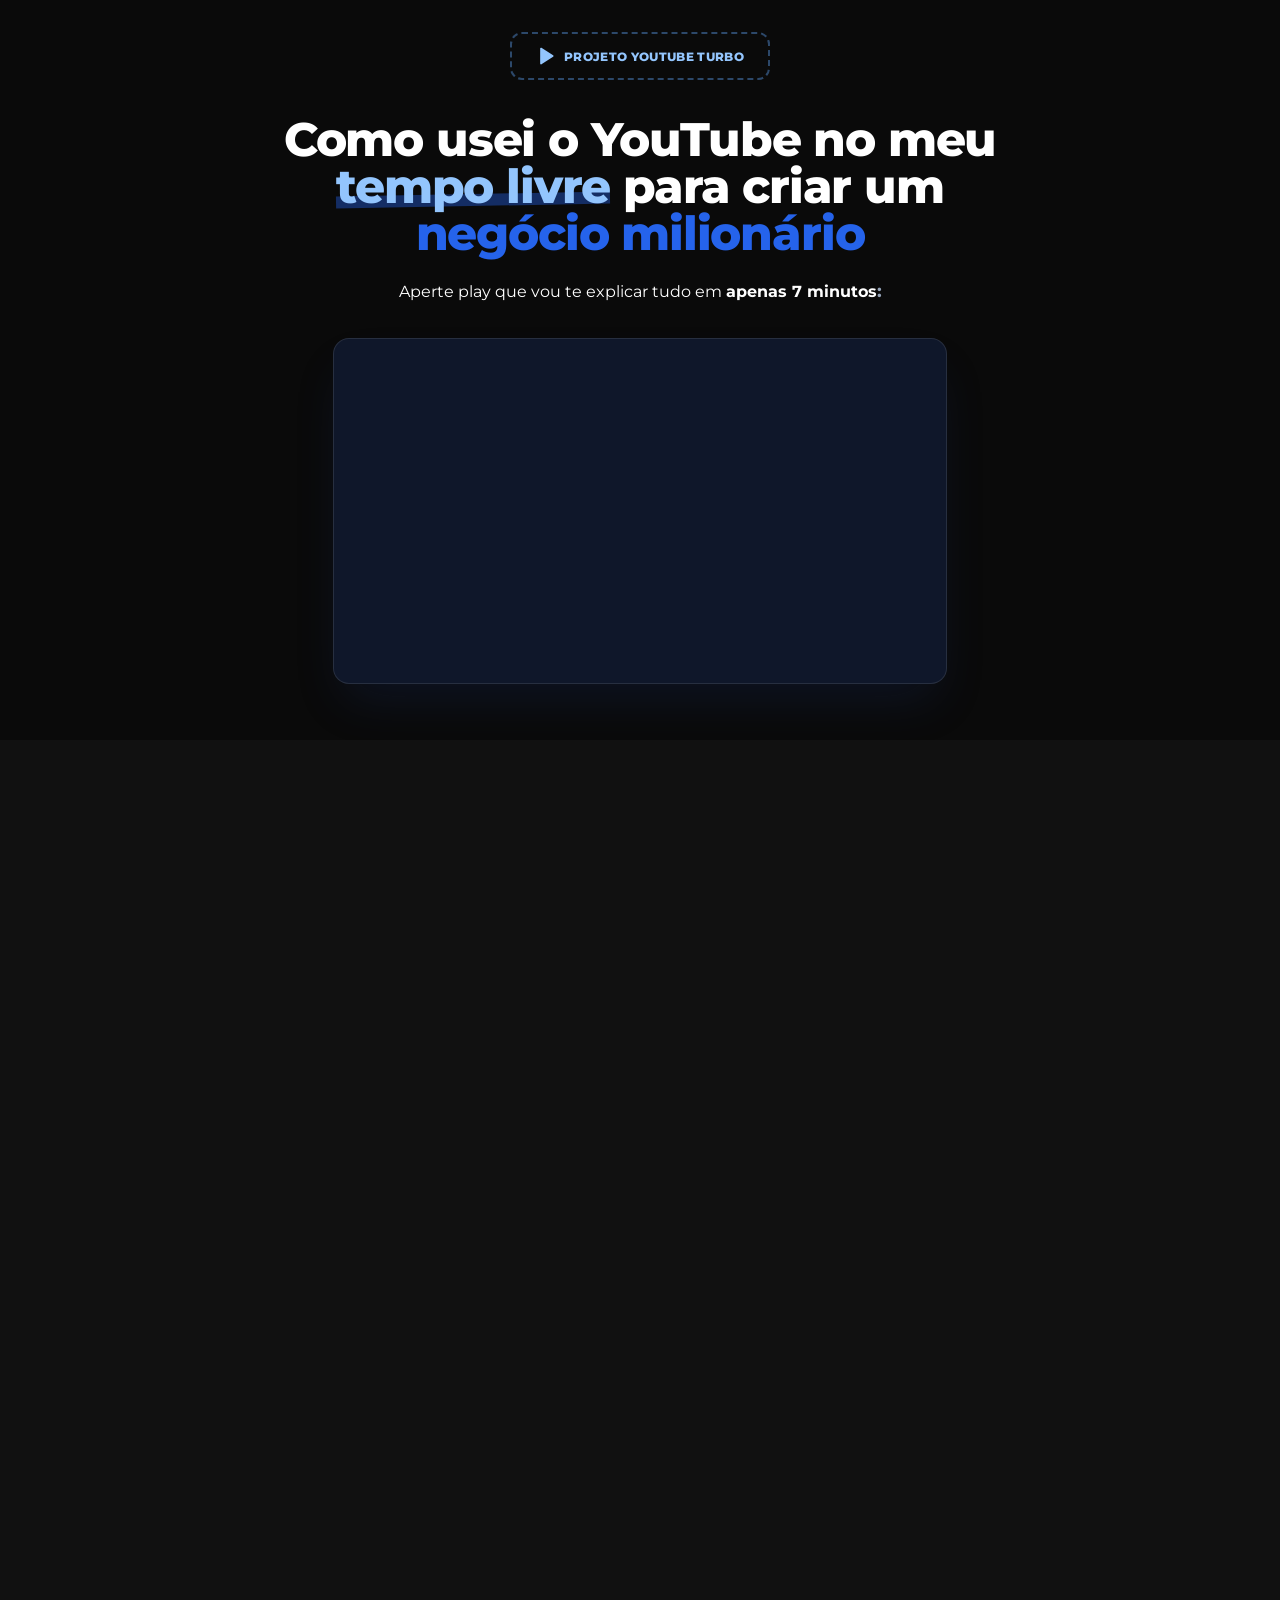
<file: index.html>
<!DOCTYPE html>
<html lang="pt-BR" dir="ltr">
<head>
  <meta charset="UTF-8">
  <meta name="viewport" content="width=device-width, initial-scale=1.0">
  <title>Projeto YouTube Turbo — Como criei um negócio de R$1MI no YouTube no tempo livre</title>
  <meta name="description" content="A estratégia replicável que usei pra sair do zero e construir um negócio de R$1 milhão no YouTube no tempo livre. Acesso vitalício por apenas R$47, com garantia de 7 dias.">
  <meta name="theme-color" content="#0A0A0A">
  <meta name="robots" content="noindex">

  <!-- Favicon -->
  <link rel="icon" type="image/png" sizes="32x32" href="assets/images/favicon-32.png">
  <link rel="icon" type="image/png" sizes="64x64" href="assets/images/favicon-64.png">
  <link rel="apple-touch-icon" sizes="180x180" href="assets/images/apple-touch-icon.png">

  <!-- Google Fonts -->
  <link rel="preconnect" href="https://fonts.googleapis.com">
  <link rel="preconnect" href="https://fonts.gstatic.com" crossorigin>
  <link href="https://fonts.googleapis.com/css2?family=Inter:wght@400;500;600;700&family=Montserrat:wght@600;700;800;900&display=swap" rel="stylesheet">

  <!-- Preload video thumbnail -->
  <link rel="preload" as="image" href="assets/images/video-thumb.jpg" fetchpriority="high">

  <!-- Stylesheet -->
  <link rel="stylesheet" href="assets/css/style.css">

  <!-- Meta Pixel Code -->
  <script>
    !function(f,b,e,v,n,t,s)
    {if(f.fbq)return;n=f.fbq=function(){n.callMethod?
    n.callMethod.apply(n,arguments):n.queue.push(arguments)};
    if(!f._fbq)f._fbq=n;n.push=n;n.loaded=!0;n.version='2.0';
    n.queue=[];t=b.createElement(e);t.async=!0;
    t.src=v;s=b.getElementsByTagName(e)[0];
    s.parentNode.insertBefore(t,s)}(window, document,'script',
    'https://connect.facebook.net/en_US/fbevents.js');
    fbq('init', '1709138276845364');
    fbq('track', 'PageView');
  </script>
  <noscript>
    <img height="1" width="1" style="display:none"
         src="https://www.facebook.com/tr?id=1709138276845364&ev=PageView&noscript=1"/>
  </noscript>
  <!-- End Meta Pixel Code -->

</head>
<body class="bg-[#0A0A0A] text-slate-200 antialiased">

  <div id="root">
    <div class="bg-[#0A0A0A] text-slate-200">
      
      <!-- HERO HEADER -->
      <header class="px-4 pb-14 pt-8">
        <div class="mx-auto flex w-full max-w-[260px] items-center justify-center gap-2 rounded-xl border-2 border-dashed border-[#60A5FA]/40 px-4 py-3 text-[#93C5FD]">
          <svg xmlns="http://www.w3.org/2000/svg" width="24" height="24" viewBox="0 0 24 24" fill="currentColor" stroke="currentColor" stroke-width="2" stroke-linecap="round" stroke-linejoin="round" class="lucide lucide-play h-5 w-5">
            <polygon points="6 3 20 12 6 21 6 3"></polygon>
          </svg>
          <span class="font-display text-sm font-extrabold uppercase tracking-wide">
            <span style="font-size: 12px; line-height: normal;">Projeto YouTube Turbo</span>
          </span>
        </div>

        <div class="mx-auto mt-9 max-w-3xl text-center">
          <h1 class="font-display text-[1.89rem] font-extrabold leading-[1.08] tracking-tight text-white sm:text-5xl lg:text-[47px]">
            Como usei o <span class="text-[#2563EB]" style="color: rgb(255, 255, 255);">YouTube</span> no meu <span class="relative inline-block text-[#93C5FD]"><span class="relative z-10">tempo livre</span><span class="absolute inset-x-0 bottom-1 z-0 h-3 -rotate-1 bg-[#2563EB]/40"></span></span> para criar um <span class="text-[#2563EB]">negócio milionário</span>
          </h1>
          <p class="mx-auto mt-5 max-w-2xl text-base leading-relaxed text-slate-400 sm:text-lg">
            <span style="font-family: Montserrat, sans-serif;">
              <span style="font-size: 16px; color: rgb(255, 255, 255);">Aperte play que vou te explicar tudo </span>
              <span style="font-size: 16px; color: rgb(255, 255, 255);">em </span>
              <strong><span style="font-size: 16px; color: rgb(255, 255, 255);">apenas 7 minutos</span>:</strong>
            </span>
          </p>
        </div>

        <div class="mx-auto mt-8 w-full max-w-3xl lg:max-w-[38.4rem]">
          <div class="overflow-hidden rounded-2xl border border-white/10 bg-slate-900 shadow-2xl shadow-blue-900/20">
            <div class="relative w-full" style="aspect-ratio: 16 / 9;">
              <iframe 
                src="https://www.youtube.com/embed/BPFSYVITv9E?rel=0&amp;modestbranding=1&amp;playsinline=1" 
                title="Projeto YouTube Turbo — Como criei um negócio de R$1MI no YouTube no tempo livre" 
                class="absolute inset-0 h-full w-full" 
                frameborder="0" 
                allow="accelerometer; autoplay; clipboard-write; encrypted-media; gyroscope; picture-in-picture; web-share" 
                allowfullscreen>
              </iframe>
            </div>
          </div>
        </div>
      </header>

      <!-- SECTION 2: 3 BENEFÍCIOS -->
      <section class="cv-auto bg-[#111111] px-4 py-14">
        <div class="mx-auto max-w-3xl text-center">
          <h2 class="font-display text-2xl font-extrabold leading-tight text-white sm:text-4xl">
            Você não precisa postar todo dia, fazer edição profissional e nem <span style="color: rgb(0, 122, 255);">tentar&nbsp;burlar</span> o algoritmo
          </h2>
          <p class="mt-4 text-base leading-relaxed text-slate-400">
            O que transformou um canal de <strong>0 inscritos</strong> num <strong>negócio lucrativo</strong>&nbsp;não foi sorte nem talento. Foi um método <strong class="font-semibold text-slate-200">replicável</strong> — um projeto com passos que qualquer pessoa, mesmo começando do zero e no tempo livre, consegue repetir.
          </p>

          <div class="mx-auto mt-7 grid max-w-2xl gap-3 text-left sm:grid-cols-3">
            <div class="flex items-start gap-2 rounded-xl border-t-4 border-[#2563EB] bg-[#161616] px-4 py-4 text-sm font-semibold text-slate-200 shadow-sm">
              <svg xmlns="http://www.w3.org/2000/svg" width="24" height="24" viewBox="0 0 24 24" fill="none" stroke="currentColor" stroke-width="2" stroke-linecap="round" stroke-linejoin="round" class="lucide lucide-circle-check mt-0.5 h-4 w-4 shrink-0 text-[#2563EB]"><circle cx="12" cy="12" r="10"></circle><path d="m9 12 2 2 4-4"></path></svg>
              Como fazer $ sem depender do Adsense
            </div>
            <div class="flex items-start gap-2 rounded-xl border-t-4 border-[#2563EB] bg-[#161616] px-4 py-4 text-sm font-semibold text-slate-200 shadow-sm">
              <svg xmlns="http://www.w3.org/2000/svg" width="24" height="24" viewBox="0 0 24 24" fill="none" stroke="currentColor" stroke-width="2" stroke-linecap="round" stroke-linejoin="round" class="lucide lucide-circle-check mt-0.5 h-4 w-4 shrink-0 text-[#2563EB]"><circle cx="12" cy="12" r="10"></circle><path d="m9 12 2 2 4-4"></path></svg>
              Como bater a meta de monetização
            </div>
            <div class="flex items-start gap-2 rounded-xl border-t-4 border-[#2563EB] bg-[#161616] px-4 py-4 text-sm font-semibold text-slate-200 shadow-sm">
              <svg xmlns="http://www.w3.org/2000/svg" width="24" height="24" viewBox="0 0 24 24" fill="none" stroke="currentColor" stroke-width="2" stroke-linecap="round" stroke-linejoin="round" class="lucide lucide-circle-check mt-0.5 h-4 w-4 shrink-0 text-[#2563EB]"><circle cx="12" cy="12" r="10"></circle><path d="m9 12 2 2 4-4"></path></svg>
              Caminho Clique a Clique para explodir o canal de views
            </div>
          </div>

          <div class="w-full mt-10">
            <div class="flex justify-center gap-1 text-[#2563EB]" aria-hidden="true">
              <svg xmlns="http://www.w3.org/2000/svg" width="24" height="24" viewBox="0 0 24 24" fill="none" stroke="currentColor" stroke-width="3" stroke-linecap="round" stroke-linejoin="round" class="lucide lucide-chevron-down h-8 w-8"><path d="m6 9 6 6 6-6"></path></svg>
              <svg xmlns="http://www.w3.org/2000/svg" width="24" height="24" viewBox="0 0 24 24" fill="none" stroke="currentColor" stroke-width="3" stroke-linecap="round" stroke-linejoin="round" class="lucide lucide-chevron-down h-8 w-8"><path d="m6 9 6 6 6-6"></path></svg>
              <svg xmlns="http://www.w3.org/2000/svg" width="24" height="24" viewBox="0 0 24 24" fill="none" stroke="currentColor" stroke-width="3" stroke-linecap="round" stroke-linejoin="round" class="lucide lucide-chevron-down h-8 w-8"><path d="m6 9 6 6 6-6"></path></svg>
            </div>
            <button type="button" data-scroll-to="venda" class="cta-glow relative mx-auto mt-2 block w-full max-w-xl overflow-hidden rounded-xl bg-[#2563EB] px-6 py-5 text-center font-display text-base font-extrabold uppercase leading-tight tracking-tight text-white hover:bg-[#1D4ED8] sm:text-lg">
              <span class="relative z-10">QUERO COMEÇAR AGORA POR R$47</span>
            </button>
            <p class="mt-3 text-center text-xs font-medium text-slate-400">Acesso imediato</p>
          </div>
        </div>
      </section>

      <!-- SECTION 3: MÓDULOS -->
      <section class="cv-auto px-4 py-16">
        <div class="mx-auto max-w-6xl">
          <div class="text-center">
            <h2 class="font-display text-2xl font-extrabold uppercase tracking-tight text-white sm:text-4xl">
              No Projeto YouTube Turbo você aprende o que <span class="text-[#2563EB]">realmente funciona</span>
            </h2>
            <p class="mx-auto mt-3 max-w-xl text-sm text-slate-400 sm:text-base">
              São aulas na prática com um conteúdo muito mais <strong>profundo e detalhado</strong> que meus vídeos no Youtube. Sem enrolar, direto ao ponto, mostrando <strong>TUDO</strong> na tela.
            </p>
          </div>

          <div class="mt-10">
            <div id="modules-carousel" class="relative">
              <div class="mb-5 flex items-center justify-center gap-3">
                <button type="button" id="modules-prev" aria-label="Anterior" class="flex h-11 w-11 items-center justify-center rounded-full border border-white/15 bg-[#1A1A1A] text-slate-200 transition-colors hover:border-[#2563EB] hover:bg-[#2563EB] hover:text-white">
                  <svg xmlns="http://www.w3.org/2000/svg" width="24" height="24" viewBox="0 0 24 24" fill="none" stroke="currentColor" stroke-width="2" stroke-linecap="round" stroke-linejoin="round" class="lucide lucide-chevron-left h-5 w-5"><path d="m15 18-6-6 6-6"></path></svg>
                </button>
                <span class="text-xs font-semibold uppercase tracking-widest text-slate-500">Arraste ou use as setas →</span>
                <button type="button" id="modules-next" aria-label="Próximo" class="flex h-11 w-11 items-center justify-center rounded-full border border-white/15 bg-[#1A1A1A] text-slate-200 transition-colors hover:border-[#2563EB] hover:bg-[#2563EB] hover:text-white">
                  <svg xmlns="http://www.w3.org/2000/svg" width="24" height="24" viewBox="0 0 24 24" fill="none" stroke="currentColor" stroke-width="2" stroke-linecap="round" stroke-linejoin="round" class="lucide lucide-chevron-right h-5 w-5"><path d="m9 18 6-6-6-6"></path></svg>
                </button>
              </div>

              <div class="overflow-hidden" style="touch-action: pan-y;">
                <div class="carousel-track flex gap-5 select-none" style="transform: translate3d(0px, 0px, 0px); cursor: grab;">
                  
                  <!-- Módulo 1 -->
                  <article class="carousel-item w-[280px] shrink-0 overflow-hidden rounded-2xl border border-white/10 bg-[#161616] shadow-sm sm:w-[320px]">
                    <div class="relative aspect-[16/9] overflow-hidden bg-[#0d0d0d]">
                      <div class="absolute inset-0 bg-gradient-to-br from-[#1a0000] to-[#0d0d0d]"></div>
                      <img src="assets/images/logo-module.webp" alt="Projeto YouTube Turbo" width="640" height="360" loading="lazy" decoding="async" draggable="false" class="absolute inset-0 h-full w-full object-cover pointer-events-none">
                      <span class="absolute left-3 top-3 rounded-md px-2 py-1 text-[10px] font-bold uppercase tracking-wide text-white z-10 bg-[#1E3A8A]">Incluso</span>
                    </div>
                    <div class="relative p-5">
                      <h3 class="font-display text-base font-extrabold leading-snug text-white">Módulo 1 — Comece Aqui</h3>
                      <p class="mt-2 text-sm leading-relaxed text-slate-400">Informações iniciais te preparando pro Projeto. Tudo que você precisa saber antes de começar, organizado pra você não se perder.</p>
                    </div>
                  </article>

                  <!-- Módulo 2 -->
                  <article class="carousel-item w-[280px] shrink-0 overflow-hidden rounded-2xl border border-white/10 bg-[#161616] shadow-sm sm:w-[320px]">
                    <div class="relative aspect-[16/9] overflow-hidden bg-[#0d0d0d]">
                      <div class="absolute inset-0 bg-gradient-to-br from-[#1a0000] to-[#0d0d0d]"></div>
                      <img src="assets/images/logo-module.webp" alt="Projeto YouTube Turbo" width="640" height="360" loading="lazy" decoding="async" draggable="false" class="absolute inset-0 h-full w-full object-cover pointer-events-none">
                      <span class="absolute left-3 top-3 rounded-md px-2 py-1 text-[10px] font-bold uppercase tracking-wide text-white z-10 bg-[#1E3A8A]">Incluso</span>
                    </div>
                    <div class="relative p-5">
                      <h3 class="font-display text-base font-extrabold leading-snug text-white">Módulo 2 — Projeto YouTube Turbo</h3>
                      <p class="mt-2 text-sm leading-relaxed text-slate-400">o PASSO A PASSO para criar uma máquina de vídeos e explodir o canal. Do zero ao primeiro vídeo publicado.</p>
                    </div>
                  </article>

                  <!-- Módulo 3 -->
                  <article class="carousel-item w-[280px] shrink-0 overflow-hidden rounded-2xl border border-white/10 bg-[#161616] shadow-sm sm:w-[320px]">
                    <div class="relative aspect-[16/9] overflow-hidden bg-[#0d0d0d]">
                      <div class="absolute inset-0 bg-gradient-to-br from-[#1a0000] to-[#0d0d0d] blur-[6px] brightness-50"></div>
                      <img src="assets/images/logo-module.webp" alt="Projeto YouTube Turbo" width="640" height="360" loading="lazy" decoding="async" draggable="false" class="absolute inset-0 h-full w-full object-cover pointer-events-none blur-[6px] brightness-50">
                      <span class="absolute left-3 top-3 rounded-md px-2 py-1 text-[10px] font-bold uppercase tracking-wide text-white z-10 bg-[#B45309]">Bônus</span>
                      <div class="absolute inset-0 flex items-center justify-center z-10">
                        <div class="flex flex-col items-center gap-1 text-white/90">
                          <svg xmlns="http://www.w3.org/2000/svg" width="24" height="24" viewBox="0 0 24 24" fill="none" stroke="currentColor" stroke-width="2" stroke-linecap="round" stroke-linejoin="round" class="lucide lucide-lock h-7 w-7"><rect width="18" height="11" x="3" y="11" rx="2" ry="2"></rect><path d="M7 11V7a5 5 0 0 1 10 0v4"></path></svg>
                          <span class="text-[10px] font-bold uppercase tracking-wide">Exclusivo</span>
                        </div>
                      </div>
                    </div>
                    <div class="relative p-5">
                      <h3 class="font-display text-base font-extrabold leading-snug text-white">Módulo 3 / Bônus 1</h3>
                      <div class="relative mt-2 select-none">
                        <p class="text-sm leading-relaxed text-slate-400 blur-[5px] select-none" aria-hidden="true">Conteúdo bônus exclusivo liberado junto com o projeto. Disponível apenas para alunos.</p>
                        <div class="absolute inset-0 flex items-center justify-center">
                          <span class="inline-flex items-center gap-1.5 rounded-full bg-[#1E3A8A] px-3 py-1.5 text-[11px] font-bold uppercase tracking-wide text-white">
                            <svg xmlns="http://www.w3.org/2000/svg" width="24" height="24" viewBox="0 0 24 24" fill="none" stroke="currentColor" stroke-width="2" stroke-linecap="round" stroke-linejoin="round" class="lucide lucide-lock h-3 w-3"><rect width="18" height="11" x="3" y="11" rx="2" ry="2"></rect><path d="M7 11V7a5 5 0 0 1 10 0v4"></path></svg> Libere com o projeto
                          </span>
                        </div>
                      </div>
                    </div>
                  </article>

                  <!-- Módulo 4 -->
                  <article class="carousel-item w-[280px] shrink-0 overflow-hidden rounded-2xl border border-white/10 bg-[#161616] shadow-sm sm:w-[320px]">
                    <div class="relative aspect-[16/9] overflow-hidden bg-[#0d0d0d]">
                      <div class="absolute inset-0 bg-gradient-to-br from-[#1a0000] to-[#0d0d0d] blur-[6px] brightness-50"></div>
                      <img src="assets/images/logo-module.webp" alt="Projeto YouTube Turbo" width="640" height="360" loading="lazy" decoding="async" draggable="false" class="absolute inset-0 h-full w-full object-cover pointer-events-none blur-[6px] brightness-50">
                      <span class="absolute left-3 top-3 rounded-md px-2 py-1 text-[10px] font-bold uppercase tracking-wide text-white z-10 bg-[#B45309]">Bônus</span>
                      <div class="absolute inset-0 flex items-center justify-center z-10">
                        <div class="flex flex-col items-center gap-1 text-white/90">
                          <svg xmlns="http://www.w3.org/2000/svg" width="24" height="24" viewBox="0 0 24 24" fill="none" stroke="currentColor" stroke-width="2" stroke-linecap="round" stroke-linejoin="round" class="lucide lucide-lock h-7 w-7"><rect width="18" height="11" x="3" y="11" rx="2" ry="2"></rect><path d="M7 11V7a5 5 0 0 1 10 0v4"></path></svg>
                          <span class="text-[10px] font-bold uppercase tracking-wide">Exclusivo</span>
                        </div>
                      </div>
                    </div>
                    <div class="relative p-5">
                      <h3 class="font-display text-base font-extrabold leading-snug text-white">Módulo 4 / Bônus 2</h3>
                      <div class="relative mt-2 select-none">
                        <p class="text-sm leading-relaxed text-slate-400 blur-[5px] select-none" aria-hidden="true">Conteúdo bônus exclusivo liberado junto com o projeto. Disponível apenas para alunos.</p>
                        <div class="absolute inset-0 flex items-center justify-center">
                          <span class="inline-flex items-center gap-1.5 rounded-full bg-[#1E3A8A] px-3 py-1.5 text-[11px] font-bold uppercase tracking-wide text-white">
                            <svg xmlns="http://www.w3.org/2000/svg" width="24" height="24" viewBox="0 0 24 24" fill="none" stroke="currentColor" stroke-width="2" stroke-linecap="round" stroke-linejoin="round" class="lucide lucide-lock h-3 w-3"><rect width="18" height="11" x="3" y="11" rx="2" ry="2"></rect><path d="M7 11V7a5 5 0 0 1 10 0v4"></path></svg> Libere com o projeto
                          </span>
                        </div>
                      </div>
                    </div>
                  </article>

                  <!-- Módulo 5 -->
                  <article class="carousel-item w-[280px] shrink-0 overflow-hidden rounded-2xl border border-white/10 bg-[#161616] shadow-sm sm:w-[320px]">
                    <div class="relative aspect-[16/9] overflow-hidden bg-[#0d0d0d]">
                      <div class="absolute inset-0 bg-gradient-to-br from-[#1a0000] to-[#0d0d0d] blur-[6px] brightness-50"></div>
                      <img src="assets/images/logo-module.webp" alt="Projeto YouTube Turbo" width="640" height="360" loading="lazy" decoding="async" draggable="false" class="absolute inset-0 h-full w-full object-cover pointer-events-none blur-[6px] brightness-50">
                      <span class="absolute left-3 top-3 rounded-md px-2 py-1 text-[10px] font-bold uppercase tracking-wide text-white z-10 bg-[#B45309]">Bônus</span>
                      <div class="absolute inset-0 flex items-center justify-center z-10">
                        <div class="flex flex-col items-center gap-1 text-white/90">
                          <svg xmlns="http://www.w3.org/2000/svg" width="24" height="24" viewBox="0 0 24 24" fill="none" stroke="currentColor" stroke-width="2" stroke-linecap="round" stroke-linejoin="round" class="lucide lucide-lock h-7 w-7"><rect width="18" height="11" x="3" y="11" rx="2" ry="2"></rect><path d="M7 11V7a5 5 0 0 1 10 0v4"></path></svg>
                          <span class="text-[10px] font-bold uppercase tracking-wide">Exclusivo</span>
                        </div>
                      </div>
                    </div>
                    <div class="relative p-5">
                      <h3 class="font-display text-base font-extrabold leading-snug text-white">Módulo 5 / Bônus 3</h3>
                      <div class="relative mt-2 select-none">
                        <p class="text-sm leading-relaxed text-slate-400 blur-[5px] select-none" aria-hidden="true">Conteúdo bônus exclusivo liberado junto com o projeto. Disponível apenas para alunos.</p>
                        <div class="absolute inset-0 flex items-center justify-center">
                          <span class="inline-flex items-center gap-1.5 rounded-full bg-[#1E3A8A] px-3 py-1.5 text-[11px] font-bold uppercase tracking-wide text-white">
                            <svg xmlns="http://www.w3.org/2000/svg" width="24" height="24" viewBox="0 0 24 24" fill="none" stroke="currentColor" stroke-width="2" stroke-linecap="round" stroke-linejoin="round" class="lucide lucide-lock h-3 w-3"><rect width="18" height="11" x="3" y="11" rx="2" ry="2"></rect><path d="M7 11V7a5 5 0 0 1 10 0v4"></path></svg> Libere com o projeto
                          </span>
                        </div>
                      </div>
                    </div>
                  </article>

                  <!-- Módulo 6 -->
                  <article class="carousel-item w-[280px] shrink-0 overflow-hidden rounded-2xl border border-white/10 bg-[#161616] shadow-sm sm:w-[320px]">
                    <div class="relative aspect-[16/9] overflow-hidden bg-[#0d0d0d]">
                      <div class="absolute inset-0 bg-gradient-to-br from-[#1a0000] to-[#0d0d0d] blur-[6px] brightness-50"></div>
                      <img src="assets/images/logo-module.webp" alt="Projeto YouTube Turbo" width="640" height="360" loading="lazy" decoding="async" draggable="false" class="absolute inset-0 h-full w-full object-cover pointer-events-none blur-[6px] brightness-50">
                      <span class="absolute left-3 top-3 rounded-md px-2 py-1 text-[10px] font-bold uppercase tracking-wide text-white z-10 bg-[#B45309]">Bônus</span>
                      <div class="absolute inset-0 flex items-center justify-center z-10">
                        <div class="flex flex-col items-center gap-1 text-white/90">
                          <svg xmlns="http://www.w3.org/2000/svg" width="24" height="24" viewBox="0 0 24 24" fill="none" stroke="currentColor" stroke-width="2" stroke-linecap="round" stroke-linejoin="round" class="lucide lucide-lock h-7 w-7"><rect width="18" height="11" x="3" y="11" rx="2" ry="2"></rect><path d="M7 11V7a5 5 0 0 1 10 0v4"></path></svg>
                          <span class="text-[10px] font-bold uppercase tracking-wide">Exclusivo</span>
                        </div>
                      </div>
                    </div>
                    <div class="relative p-5">
                      <h3 class="font-display text-base font-extrabold leading-snug text-white">Módulo 6 / Bônus 4</h3>
                      <div class="relative mt-2 select-none">
                        <p class="text-sm leading-relaxed text-slate-400 blur-[5px] select-none" aria-hidden="true">Conteúdo bônus exclusivo liberado junto com o projeto. Disponível apenas para alunos.</p>
                        <div class="absolute inset-0 flex items-center justify-center">
                          <span class="inline-flex items-center gap-1.5 rounded-full bg-[#1E3A8A] px-3 py-1.5 text-[11px] font-bold uppercase tracking-wide text-white">
                            <svg xmlns="http://www.w3.org/2000/svg" width="24" height="24" viewBox="0 0 24 24" fill="none" stroke="currentColor" stroke-width="2" stroke-linecap="round" stroke-linejoin="round" class="lucide lucide-lock h-3 w-3"><rect width="18" height="11" x="3" y="11" rx="2" ry="2"></rect><path d="M7 11V7a5 5 0 0 1 10 0v4"></path></svg> Libere com o projeto
                          </span>
                        </div>
                      </div>
                    </div>
                  </article>

                </div>
              </div>
            </div>

            <div class="w-full mt-12">
              <div class="flex justify-center gap-1 text-[#2563EB]" aria-hidden="true">
                <svg xmlns="http://www.w3.org/2000/svg" width="24" height="24" viewBox="0 0 24 24" fill="none" stroke="currentColor" stroke-width="3" stroke-linecap="round" stroke-linejoin="round" class="lucide lucide-chevron-down h-8 w-8"><path d="m6 9 6 6 6-6"></path></svg>
                <svg xmlns="http://www.w3.org/2000/svg" width="24" height="24" viewBox="0 0 24 24" fill="none" stroke="currentColor" stroke-width="3" stroke-linecap="round" stroke-linejoin="round" class="lucide lucide-chevron-down h-8 w-8"><path d="m6 9 6 6 6-6"></path></svg>
                <svg xmlns="http://www.w3.org/2000/svg" width="24" height="24" viewBox="0 0 24 24" fill="none" stroke="currentColor" stroke-width="3" stroke-linecap="round" stroke-linejoin="round" class="lucide lucide-chevron-down h-8 w-8"><path d="m6 9 6 6 6-6"></path></svg>
              </div>
              <button type="button" data-scroll-to="venda" class="cta-glow relative mx-auto mt-2 block w-full max-w-xl overflow-hidden rounded-xl bg-[#2563EB] px-6 py-5 text-center font-display text-base font-extrabold uppercase leading-tight tracking-tight text-white hover:bg-[#1D4ED8] sm:text-lg">
                <span class="relative z-10">QUERO O PROJETO YOUTUBE TURBO AGORA</span>
              </button>
              <p class="mt-3 text-center text-xs font-medium text-slate-400">Acesso imediato</p>
            </div>
          </div>
        </div>
      </section>

      <!-- SECTION 4: PREÇO / COMPARAÇÃO -->
      <section class="cv-auto px-4 py-16">
        <div class="mx-auto max-w-2xl text-center">
          <h2 class="font-display text-2xl font-extrabold leading-tight text-white sm:text-4xl">
            Eu poderia vender isso por <span class="text-[#2563EB]">muito mais</span> — e já vendi
          </h2>
          <p class="mt-4 text-base leading-relaxed text-slate-400">
            Consultoria minha de uma hora custa R$10.000,00. Um curso com esse conteúdo é facilmente vendido por R$997. Só que eu lembro exatamente como era não ter grana pra investir enquanto tentava começar. Então o preço é esse mesmo:
          </p>

          <div class="mx-auto mt-8 max-w-md rounded-2xl border border-white/10 bg-[#111111] px-6 py-8 shadow-sm">
            <p class="font-display text-xl font-bold text-slate-500 line-through">R$497</p>
            <p class="mt-1 text-sm font-bold uppercase tracking-wide text-[#93C5FD]">Por apenas</p>
            <p class="font-display text-6xl font-black tracking-tight text-white">R$47</p>
            <p class="mt-2 text-sm font-semibold text-slate-400">ou 7x de R$8,51 no cartão</p>
          </div>

          <div class="w-full mt-10">
            <div class="flex justify-center gap-1 text-[#2563EB]" aria-hidden="true">
              <svg xmlns="http://www.w3.org/2000/svg" width="24" height="24" viewBox="0 0 24 24" fill="none" stroke="currentColor" stroke-width="3" stroke-linecap="round" stroke-linejoin="round" class="lucide lucide-chevron-down h-8 w-8"><path d="m6 9 6 6 6-6"></path></svg>
              <svg xmlns="http://www.w3.org/2000/svg" width="24" height="24" viewBox="0 0 24 24" fill="none" stroke="currentColor" stroke-width="3" stroke-linecap="round" stroke-linejoin="round" class="lucide lucide-chevron-down h-8 w-8"><path d="m6 9 6 6 6-6"></path></svg>
              <svg xmlns="http://www.w3.org/2000/svg" width="24" height="24" viewBox="0 0 24 24" fill="none" stroke="currentColor" stroke-width="3" stroke-linecap="round" stroke-linejoin="round" class="lucide lucide-chevron-down h-8 w-8"><path d="m6 9 6 6 6-6"></path></svg>
            </div>
            <button type="button" data-scroll-to="venda" class="cta-glow relative mx-auto mt-2 block w-full max-w-xl overflow-hidden rounded-xl bg-[#2563EB] px-6 py-5 text-center font-display text-base font-extrabold uppercase leading-tight tracking-tight text-white hover:bg-[#1D4ED8] sm:text-lg">
              <span class="relative z-10">QUERO PAGAR SÓ R$47 HOJE</span>
            </button>
            <p class="mt-3 text-center text-xs font-medium text-slate-400">Acesso imediato</p>
          </div>
        </div>
      </section>

      <!-- SECTION 5: DEPOIMENTOS -->
      <section class="cv-auto bg-[#111111] px-4 py-16">
        <div class="mx-auto max-w-3xl">
          <div class="mb-8 text-center">
            <h2 class="font-display text-xl font-extrabold leading-tight text-white sm:text-2xl">
              <span style="font-size: 28px; line-height: normal;">Olha só o que os alunos estão falando</span>
            </h2>
            <p class="mt-1 text-xs text-slate-500">
              <span style="font-size: 16px; line-height: normal;">Arraste para ver mais depoimentos</span>
            </p>
          </div>

          <div id="testimonials-carousel" class="relative">
            <button type="button" id="testimonials-prev" aria-label="Depoimento anterior" class="absolute left-1 top-1/2 z-20 -translate-y-1/2 flex h-11 w-11 items-center justify-center rounded-full border border-white/15 bg-[#141414]/90 text-slate-100 shadow-lg backdrop-blur transition-colors hover:border-[#2563EB] hover:bg-[#2563EB] active:scale-95 sm:-left-3">
              <svg xmlns="http://www.w3.org/2000/svg" width="24" height="24" viewBox="0 0 24 24" fill="none" stroke="currentColor" stroke-width="2" stroke-linecap="round" stroke-linejoin="round" class="lucide lucide-chevron-left h-5 w-5"><path d="m15 18-6-6 6-6"></path></svg>
            </button>
            <button type="button" id="testimonials-next" aria-label="Próximo depoimento" class="absolute right-1 top-1/2 z-20 -translate-y-1/2 flex h-11 w-11 items-center justify-center rounded-full border border-white/15 bg-[#141414]/90 text-slate-100 shadow-lg backdrop-blur transition-colors hover:border-[#2563EB] hover:bg-[#2563EB] active:scale-95 sm:-right-3">
              <svg xmlns="http://www.w3.org/2000/svg" width="24" height="24" viewBox="0 0 24 24" fill="none" stroke="currentColor" stroke-width="2" stroke-linecap="round" stroke-linejoin="round" class="lucide lucide-chevron-right h-5 w-5"><path d="m9 18 6-6-6-6"></path></svg>
            </button>

            <div class="overflow-hidden" style="touch-action: pan-y;">
              <div class="carousel-track flex gap-4 select-none" style="transform: translate3d(0px, 0px, 0px); cursor: grab;">
                
                <!-- Depoimento 1 -->
                <div class="carousel-item shrink-0" style="width: min(320px, 82vw);">
                  <div class="relative w-full overflow-hidden rounded-2xl border border-white/10 bg-white/5 shadow-lg" style="aspect-ratio: 640 / 1137;">
                    <img src="assets/images/t1.jpg" alt="Depoimento de aluno — sacou mais de 60K com o Projeto YouTube Turbo" width="640" height="1137" loading="lazy" decoding="async" class="absolute inset-0 h-full w-full rounded-2xl object-cover">
                  </div>
                </div>

                <!-- Depoimento 2 -->
                <div class="carousel-item shrink-0" style="width: min(320px, 82vw);">
                  <div class="relative w-full overflow-hidden rounded-2xl border border-white/10 bg-white/5 shadow-lg" style="aspect-ratio: 640 / 915;">
                    <img src="assets/images/t2.jpg" alt="Depoimento de aluno — receita estimada R$28.986 no YouTube" width="640" height="915" loading="lazy" decoding="async" class="absolute inset-0 h-full w-full rounded-2xl object-cover">
                  </div>
                </div>

                <!-- Depoimento 3 -->
                <div class="carousel-item shrink-0" style="width: min(320px, 82vw);">
                  <div class="relative w-full overflow-hidden rounded-2xl border border-white/10 bg-white/5 shadow-lg" style="aspect-ratio: 640 / 1066;">
                    <img src="assets/images/t3.jpg" alt="Depoimento Pamela — canal vendendo com links de afiliado em 30 dias" width="640" height="1066" loading="lazy" decoding="async" class="absolute inset-0 h-full w-full rounded-2xl object-cover">
                  </div>
                </div>

                <!-- Depoimento 4 -->
                <div class="carousel-item shrink-0" style="width: min(320px, 82vw);">
                  <div class="relative w-full overflow-hidden rounded-2xl border border-white/10 bg-white/5 shadow-lg" style="aspect-ratio: 640 / 1192;">
                    <img src="assets/images/t4.jpg" alt="Depoimento Raissa — pulseira 10k kiwify e canal monetizado" width="640" height="1192" loading="lazy" decoding="async" class="absolute inset-0 h-full w-full rounded-2xl object-cover">
                  </div>
                </div>

                <!-- Depoimento 5 -->
                <div class="carousel-item shrink-0" style="width: min(320px, 82vw);">
                  <div class="relative w-full overflow-hidden rounded-2xl border border-white/10 bg-white/5 shadow-lg" style="aspect-ratio: 640 / 1113;">
                    <img src="assets/images/t5.jpg" alt="Depoimento — canal monetizando R$2k/mês + R$3k com links, dobrou salário CLT" width="640" height="1113" loading="lazy" decoding="async" class="absolute inset-0 h-full w-full rounded-2xl object-cover">
                  </div>
                </div>

              </div>
            </div>

            <!-- Dots Indicator -->
            <div class="mt-4 flex justify-center gap-2">
              <button type="button" aria-label="Ver depoimento 1" class="testimonial-dot h-2 rounded-full transition-all w-6 bg-[#2563EB]"></button>
              <button type="button" aria-label="Ver depoimento 2" class="testimonial-dot h-2 rounded-full transition-all w-2 bg-white/20"></button>
              <button type="button" aria-label="Ver depoimento 3" class="testimonial-dot h-2 rounded-full transition-all w-2 bg-white/20"></button>
              <button type="button" aria-label="Ver depoimento 4" class="testimonial-dot h-2 rounded-full transition-all w-2 bg-white/20"></button>
              <button type="button" aria-label="Ver depoimento 5" class="testimonial-dot h-2 rounded-full transition-all w-2 bg-white/20"></button>
            </div>
          </div>
        </div>
      </section>

      <!-- SECTION 6: VENDA / OFERTA -->
      <section id="venda" class="cv-auto scroll-mt-4 px-4 py-16">
        <div class="mx-auto max-w-xl overflow-hidden rounded-3xl border-2 border-[#2563EB]/40 bg-[#111111] shadow-2xl shadow-blue-900/20">
          
          <div class="bg-[#1E3A8A] px-6 py-6">
            <div class="mx-auto flex w-full max-w-[260px] items-center justify-center gap-2 rounded-xl border-2 border-dashed border-white/40 px-4 py-3 text-white">
              <svg xmlns="http://www.w3.org/2000/svg" width="24" height="24" viewBox="0 0 24 24" fill="currentColor" stroke="currentColor" stroke-width="2" stroke-linecap="round" stroke-linejoin="round" class="lucide lucide-play h-5 w-5">
                <polygon points="6 3 20 12 6 21 6 3"></polygon>
              </svg>
              <span class="font-display text-sm font-extrabold uppercase tracking-wide">
                <span style="font-size: 12px; line-height: normal;">Projeto YouTube Turbo</span>
              </span>
            </div>
          </div>

          <div class="px-6 py-8 text-center">
            <p class="mx-auto mb-4 inline-flex rounded-full border border-[#93C5FD]/30 bg-[#1E3A8A]/60 px-4 py-2 font-display text-xs font-extrabold uppercase tracking-[0.16em] text-[#BFDBFE]">
              Promoção de Lançamento
            </p>
            <p class="font-display text-lg font-extrabold uppercase tracking-tight text-slate-500 line-through">
              R$497
            </p>
            <h2 class="font-display text-2xl font-black uppercase leading-tight tracking-tight text-white sm:text-3xl">
              Pagamento único de <span class="mt-2 block text-5xl leading-none text-[#2563EB] sm:text-6xl">R$47</span>
            </h2>
            <p class="mt-2 text-sm font-semibold text-slate-400">
              ou 7x de R$8,51 no cartão
            </p>

            <ul class="mx-auto mt-6 max-w-sm space-y-2 text-left text-sm text-slate-300">
              <li class="flex items-start gap-2">
                <svg xmlns="http://www.w3.org/2000/svg" width="24" height="24" viewBox="0 0 24 24" fill="none" stroke="currentColor" stroke-width="2" stroke-linecap="round" stroke-linejoin="round" class="lucide lucide-circle-check mt-0.5 h-4 w-4 shrink-0 text-[#2563EB]"><circle cx="12" cy="12" r="10"></circle><path d="m9 12 2 2 4-4"></path></svg>
                Acesso vitalício às aulas
              </li>
              <li class="flex items-start gap-2">
                <svg xmlns="http://www.w3.org/2000/svg" width="24" height="24" viewBox="0 0 24 24" fill="none" stroke="currentColor" stroke-width="2" stroke-linecap="round" stroke-linejoin="round" class="lucide lucide-circle-check mt-0.5 h-4 w-4 shrink-0 text-[#2563EB]"><circle cx="12" cy="12" r="10"></circle><path d="m9 12 2 2 4-4"></path></svg>
                3 bônus liberados na hora
              </li>
              <li class="flex items-start gap-2">
                <svg xmlns="http://www.w3.org/2000/svg" width="24" height="24" viewBox="0 0 24 24" fill="none" stroke="currentColor" stroke-width="2" stroke-linecap="round" stroke-linejoin="round" class="lucide lucide-circle-check mt-0.5 h-4 w-4 shrink-0 text-[#2563EB]"><circle cx="12" cy="12" r="10"></circle><path d="m9 12 2 2 4-4"></path></svg>
                Material complementar para iniciantes
              </li>
            </ul>

            <div class="mt-7">
              <a href="https://pay.cakto.com.br/dr2oqiw_1027457?affiliate=ZH6ZX2FY" class="cta-glow relative block overflow-hidden rounded-xl bg-[#2563EB] px-6 py-5 text-center font-display text-base font-extrabold uppercase tracking-tight text-white hover:bg-[#1D4ED8] sm:text-lg">
                <span class="relative z-10">Garantir meu acesso agora</span>
              </a>
            </div>

            <div class="mt-5 rounded-xl border border-white/10 bg-[#0F0F0F] p-3">
              <img src="assets/images/payment-methods.webp" alt="Meios de pagamento aceitos: Boleto, Visa, Mastercard, Amex, PayPal, Google Pay" width="400" height="40" loading="lazy" class="mx-auto h-12 w-auto object-contain">
            </div>

            <p class="mt-4 flex items-center justify-center gap-2 text-xs font-bold uppercase tracking-wide text-slate-400">
              <svg xmlns="http://www.w3.org/2000/svg" width="24" height="24" viewBox="0 0 24 24" fill="none" stroke="currentColor" stroke-width="2" stroke-linecap="round" stroke-linejoin="round" class="lucide lucide-lock h-4 w-4 text-[#93C5FD]"><rect width="18" height="11" x="3" y="11" rx="2" ry="2"></rect><path d="M7 11V7a5 5 0 0 1 10 0v4"></path></svg>
              Compra segura
            </p>
          </div>
        </div>
      </section>

      <!-- SECTION 7: GARANTIA -->
      <section class="cv-auto bg-[#111111] px-4 py-14">
        <div class="mx-auto flex max-w-3xl flex-col items-center gap-6 rounded-2xl border border-white/10 bg-[#161616] p-6 text-center sm:flex-row sm:text-left sm:p-8">
          <span class="flex h-20 w-20 shrink-0 flex-col items-center justify-center rounded-2xl border border-[#2563EB]/40 bg-[#1E3A8A]/40 text-[#93C5FD]">
            <svg xmlns="http://www.w3.org/2000/svg" width="24" height="24" viewBox="0 0 24 24" fill="none" stroke="currentColor" stroke-width="2" stroke-linecap="round" stroke-linejoin="round" class="lucide lucide-shield-check h-7 w-7"><path d="M20 13c0 5-3.5 7.5-7.66 8.95a1 1 0 0 1-.67-.01C7.5 20.5 4 18 4 13V6a1 1 0 0 1 1-1c2 0 4.5-1.2 6.24-2.72a1.17 1.17 0 0 1 1.52 0C14.51 3.81 17 5 19 5a1 1 0 0 1 1 1z"></path><path d="m9 12 2 2 4-4"></path></svg>
            <span class="mt-0.5 font-display text-lg font-black leading-none">7</span>
            <span class="text-[10px] font-bold uppercase">dias</span>
          </span>
          <div>
            <h2 class="font-display text-xl font-extrabold text-white sm:text-2xl">Risco zero. O risco é todo meu.</h2>
            <p class="mt-2 text-sm leading-relaxed text-slate-400">Entra, assiste tudo, aplica. Se em 7 dias você achar que não é pra você, manda uma mensagem e devolvo os R$47 integralmente. Sem formulário chato, sem pergunta, sem climão.</p>
          </div>
        </div>
      </section>

      <!-- SECTION 8: FAQ ACCORDION -->
      <section class="cv-auto px-4 py-16">
        <div class="mx-auto max-w-2xl">
          <h2 class="text-center font-display text-2xl font-extrabold leading-tight text-white sm:text-4xl">
            Perguntas que todo mundo faz
          </h2>
          <div class="mt-8 space-y-3">
            
            <!-- Item 1 -->
            <div class="faq-item overflow-hidden rounded-xl border border-white/10 bg-[#161616] px-4">
              <button type="button" aria-expanded="false" class="faq-btn flex w-full items-center justify-between py-4 text-left font-display text-sm font-bold text-white hover:no-underline sm:text-base">
                <span>Preciso ter experiência com vídeo pra começar?</span>
                <svg xmlns="http://www.w3.org/2000/svg" width="24" height="24" viewBox="0 0 24 24" fill="none" stroke="currentColor" stroke-width="2" stroke-linecap="round" stroke-linejoin="round" class="faq-icon lucide lucide-chevron-down h-4 w-4 shrink-0 text-slate-400"><path d="m6 9 6 6 6-6"></path></svg>
              </button>
              <div class="faq-content">
                <div class="faq-content-inner pb-4 pt-1 text-sm leading-relaxed text-slate-400">
                  Não. O Projeto YouTube Turbo começa do absoluto zero: criar o canal, escolher o nicho, gravar e publicar o primeiro vídeo. Se você sabe usar o celular, você consegue.
                </div>
              </div>
            </div>

            <!-- Item 2 -->
            <div class="faq-item overflow-hidden rounded-xl border border-white/10 bg-[#161616] px-4">
              <button type="button" aria-expanded="false" class="faq-btn flex w-full items-center justify-between py-4 text-left font-display text-sm font-bold text-white hover:no-underline sm:text-base">
                <span>Funciona pra quem é iniciante mesmo?</span>
                <svg xmlns="http://www.w3.org/2000/svg" width="24" height="24" viewBox="0 0 24 24" fill="none" stroke="currentColor" stroke-width="2" stroke-linecap="round" stroke-linejoin="round" class="faq-icon lucide lucide-chevron-down h-4 w-4 shrink-0 text-slate-400"><path d="m6 9 6 6 6-6"></path></svg>
              </button>
              <div class="faq-content">
                <div class="faq-content-inner pb-4 pt-1 text-sm leading-relaxed text-slate-400">
                  É justamente pra quem está começando ou está travado com poucos inscritos. Cada aula tem um passo a passo curto e uma tarefa pra você executar no mesmo dia.
                </div>
              </div>
            </div>

            <!-- Item 3 -->
            <div class="faq-item overflow-hidden rounded-xl border border-white/10 bg-[#161616] px-4">
              <button type="button" aria-expanded="false" class="faq-btn flex w-full items-center justify-between py-4 text-left font-display text-sm font-bold text-white hover:no-underline sm:text-base">
                <span>Preciso aparecer na frente da câmera?</span>
                <svg xmlns="http://www.w3.org/2000/svg" width="24" height="24" viewBox="0 0 24 24" fill="none" stroke="currentColor" stroke-width="2" stroke-linecap="round" stroke-linejoin="round" class="faq-icon lucide lucide-chevron-down h-4 w-4 shrink-0 text-slate-400"><path d="m6 9 6 6 6-6"></path></svg>
              </button>
              <div class="faq-content">
                <div class="faq-content-inner pb-4 pt-1 text-sm leading-relaxed text-slate-400">
                  Não precisa. O projeto é feito pra você entender o youtube e postar vídeos do jeito certo, seja aparecendo ou não.
                </div>
              </div>
            </div>

            <!-- Item 4 -->
            <div class="faq-item overflow-hidden rounded-xl border border-white/10 bg-[#161616] px-4">
              <button type="button" aria-expanded="false" class="faq-btn flex w-full items-center justify-between py-4 text-left font-display text-sm font-bold text-white hover:no-underline sm:text-base">
                <span>Em quanto tempo eu vejo resultado?</span>
                <svg xmlns="http://www.w3.org/2000/svg" width="24" height="24" viewBox="0 0 24 24" fill="none" stroke="currentColor" stroke-width="2" stroke-linecap="round" stroke-linejoin="round" class="faq-icon lucide lucide-chevron-down h-4 w-4 shrink-0 text-slate-400"><path d="m6 9 6 6 6-6"></path></svg>
              </button>
              <div class="faq-content">
                <div class="faq-content-inner pb-4 pt-1 text-sm leading-relaxed text-slate-400">
                  Depende da sua constância. Alunos que postam com regularidade normalmente sentem a virada nas primeiras semanas de views e inscritos. Monetização é uma corrida de meses, não de dias, e o método encurta esse caminho.
                </div>
              </div>
            </div>

            <!-- Item 5 -->
            <div class="faq-item overflow-hidden rounded-xl border border-white/10 bg-[#161616] px-4">
              <button type="button" aria-expanded="false" class="faq-btn flex w-full items-center justify-between py-4 text-left font-display text-sm font-bold text-white hover:no-underline sm:text-base">
                <span>O acesso é vitalício?</span>
                <svg xmlns="http://www.w3.org/2000/svg" width="24" height="24" viewBox="0 0 24 24" fill="none" stroke="currentColor" stroke-width="2" stroke-linecap="round" stroke-linejoin="round" class="faq-icon lucide lucide-chevron-down h-4 w-4 shrink-0 text-slate-400"><path d="m6 9 6 6 6-6"></path></svg>
              </button>
              <div class="faq-content">
                <div class="faq-content-inner pb-4 pt-1 text-sm leading-relaxed text-slate-400">
                  Sim. Você paga uma vez e assiste quando quiser, quantas vezes quiser. Sem mensalidade.
                </div>
              </div>
            </div>

            <!-- Item 6 -->
            <div class="faq-item overflow-hidden rounded-xl border border-white/10 bg-[#161616] px-4">
              <button type="button" aria-expanded="false" class="faq-btn flex w-full items-center justify-between py-4 text-left font-display text-sm font-bold text-white hover:no-underline sm:text-base">
                <span>Como recebo o acesso depois de comprar?</span>
                <svg xmlns="http://www.w3.org/2000/svg" width="24" height="24" viewBox="0 0 24 24" fill="none" stroke="currentColor" stroke-width="2" stroke-linecap="round" stroke-linejoin="round" class="faq-icon lucide lucide-chevron-down h-4 w-4 shrink-0 text-slate-400"><path d="m6 9 6 6 6-6"></path></svg>
              </button>
              <div class="faq-content">
                <div class="faq-content-inner pb-4 pt-1 text-sm leading-relaxed text-slate-400">
                  Na hora. Assim que o pagamento é aprovado, você recebe o e-mail com login e senha da área de membros. Cartão e Pix liberam em segundos.
                </div>
              </div>
            </div>

          </div>
        </div>
      </section>

      <!-- SECTION 9: FINAL CTA -->
      <section class="cv-auto bg-[#1E3A8A] px-4 py-16 text-center text-white">
        <div class="mx-auto max-w-2xl">
          <h2 class="font-display text-2xl font-extrabold leading-tight sm:text-4xl">
            Daqui a 30 dias você pode estar olhando pra um <span class="text-[#93C5FD]">canal crescendo</span> — ou pra mesma tela parada
          </h2>
          <p class="mt-4 text-base leading-relaxed text-blue-100">
            Eu comecei exatamente de onde você está agora: sem inscritos, sem saber o que fazer e no tempo livre. A diferença entre estar no mesmo lugar e construir um negócio de R$1MI foi dar o primeiro passo certo. São R$47 pra começar hoje. Bora?
          </p>
          <div class="mt-8">
            <div class="flex justify-center gap-1 text-[#93C5FD]" aria-hidden="true">
              <svg xmlns="http://www.w3.org/2000/svg" width="24" height="24" viewBox="0 0 24 24" fill="none" stroke="currentColor" stroke-width="3" stroke-linecap="round" stroke-linejoin="round" class="lucide lucide-chevron-down h-8 w-8"><path d="m6 9 6 6 6-6"></path></svg>
              <svg xmlns="http://www.w3.org/2000/svg" width="24" height="24" viewBox="0 0 24 24" fill="none" stroke="currentColor" stroke-width="3" stroke-linecap="round" stroke-linejoin="round" class="lucide lucide-chevron-down h-8 w-8"><path d="m6 9 6 6 6-6"></path></svg>
              <svg xmlns="http://www.w3.org/2000/svg" width="24" height="24" viewBox="0 0 24 24" fill="none" stroke="currentColor" stroke-width="3" stroke-linecap="round" stroke-linejoin="round" class="lucide lucide-chevron-down h-8 w-8"><path d="m6 9 6 6 6-6"></path></svg>
            </div>
            <button type="button" data-scroll-to="venda" class="cta-glow relative mx-auto mt-2 block w-full max-w-xl overflow-hidden rounded-xl bg-[#2563EB] px-6 py-5 font-display text-base font-extrabold uppercase tracking-tight text-white hover:bg-[#1D4ED8] sm:text-lg">
              <span class="relative z-10">Quero o Projeto YouTube Turbo agora</span>
            </button>
            <p class="mt-3 text-xs font-medium text-blue-200">Acesso imediato · Garantia de 7 dias</p>
          </div>
      </section>

      <!-- FOOTER -->
      <footer class="cv-auto border-t border-white/10 bg-[#0A0A0A] px-4 py-10 text-center text-xs leading-relaxed text-slate-500">
        <div class="mx-auto max-w-3xl space-y-4">
          <div class="mx-auto flex w-full max-w-[260px] items-center justify-center gap-2 rounded-xl border-2 border-dashed px-4 py-3 border-[#60A5FA]/40 text-[#93C5FD]">
            <svg xmlns="http://www.w3.org/2000/svg" width="24" height="24" viewBox="0 0 24 24" fill="currentColor" stroke="currentColor" stroke-width="2" stroke-linecap="round" stroke-linejoin="round" class="lucide lucide-play h-5 w-5">
              <polygon points="6 3 20 12 6 21 6 3"></polygon>
            </svg>
            <span class="font-display text-sm font-extrabold uppercase tracking-wide">
              <span style="font-size: 12px; line-height: normal;">Projeto YouTube Turbo</span>
            </span>
          </div>
          <p>Este produto não garante resultados. Os depoimentos são de alunos e refletem experiências individuais — seus resultados dependem de dedicação, constância e aplicação do método. Este site não é afiliado ao YouTube, Google LLC ou Meta.</p>
          <p class="flex flex-wrap items-center justify-center gap-x-4 gap-y-2 font-semibold text-[#93C5FD]">
            <a class="hover:underline" href="/termos-de-uso" data-discover="true">Termos de uso</a>
            <a class="hover:underline" href="/politica-de-privacidade" data-discover="true">Política de privacidade</a>
          </p>
          <p>© 2026 Projeto YouTube Turbo. Todos os direitos reservados.</p>
        </div>
      </footer>

    </div>
  </div>

  <!-- Scripts -->
  <script src="assets/js/script.js"></script>
</body>
</html>
</file>
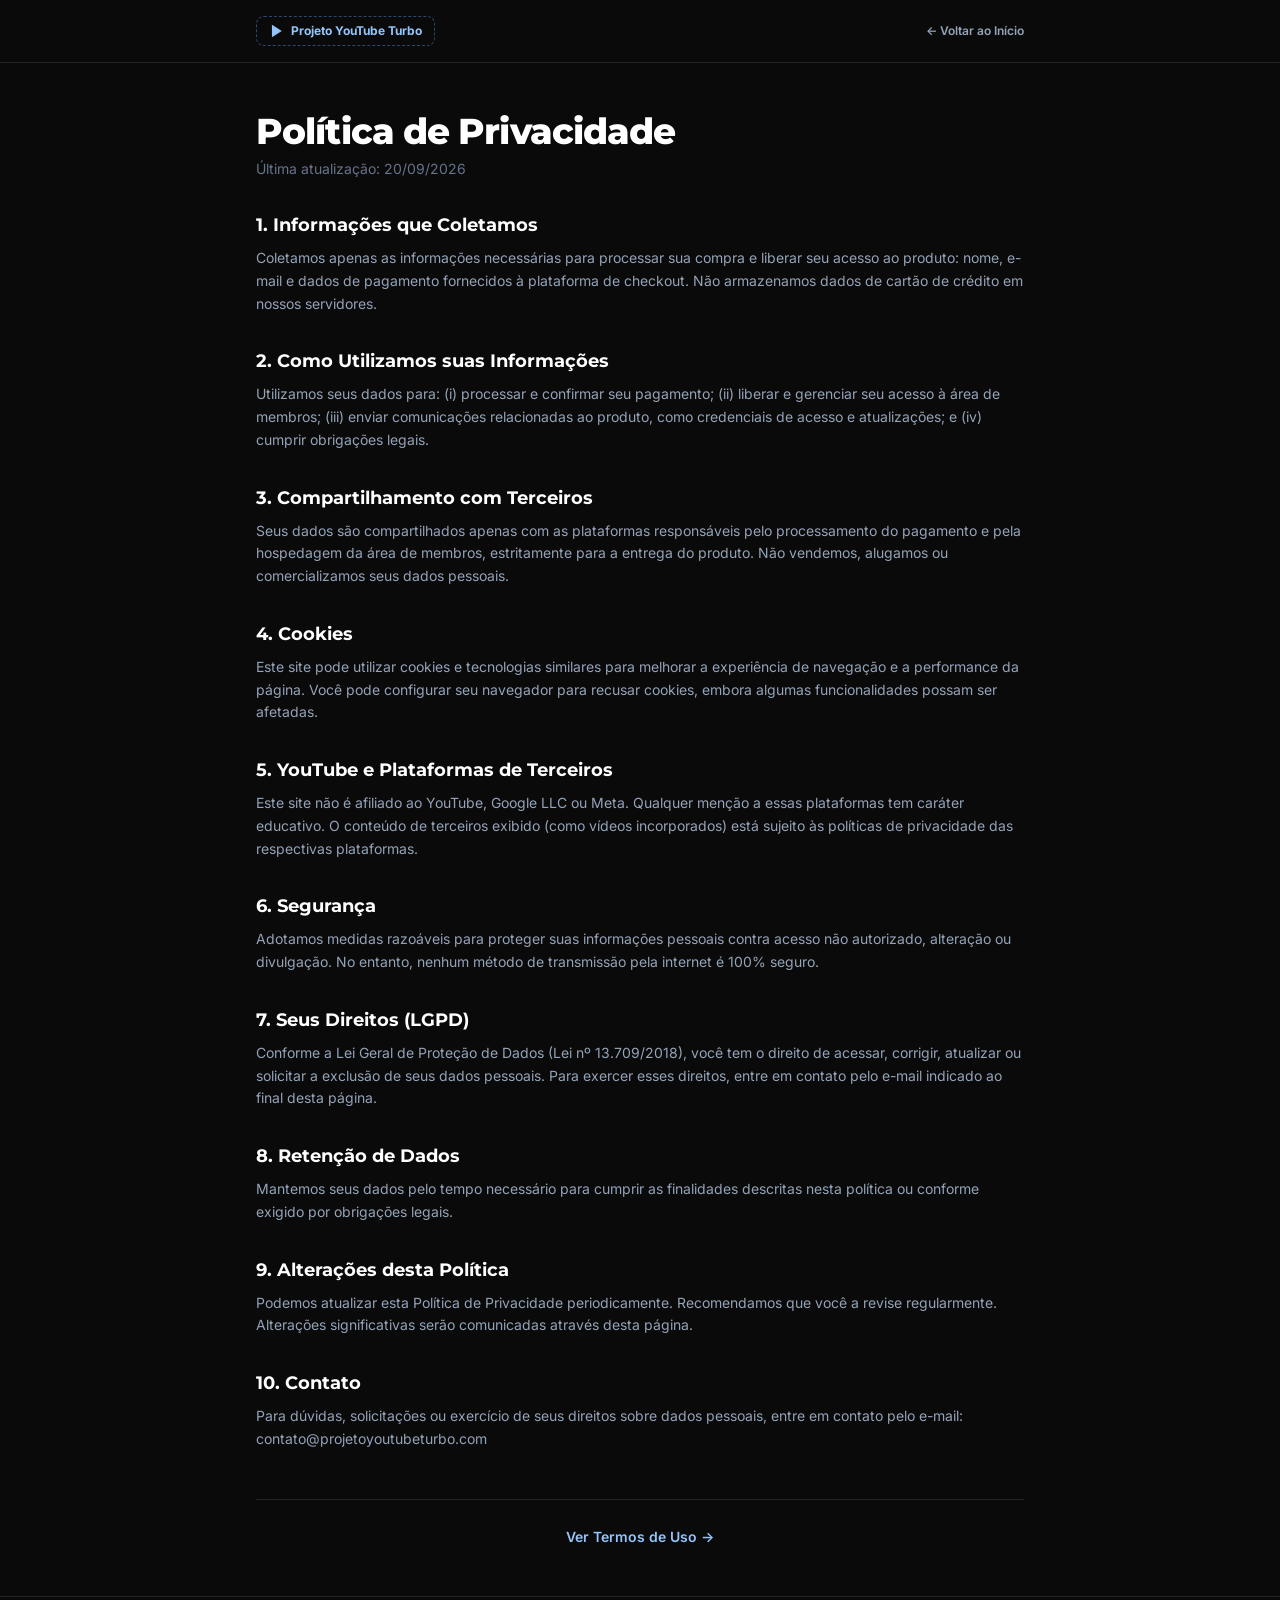
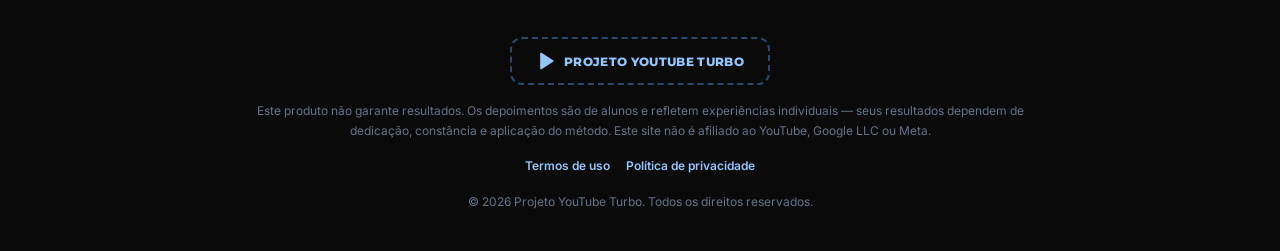
<file: politica-de-privacidade/index.html>
<!DOCTYPE html>
<html lang="pt-BR" dir="ltr">
<head>
  <meta charset="UTF-8">
  <meta name="viewport" content="width=device-width, initial-scale=1.0">
  <title>Política de Privacidade — Projeto YouTube Turbo</title>
  <meta name="description" content="Política de Privacidade do Projeto YouTube Turbo">
  <meta name="theme-color" content="#0A0A0A">
  <meta name="robots" content="noindex">

  <!-- Favicon -->
  <link rel="icon" type="image/png" sizes="32x32" href="../assets/images/favicon-32.png">
  <link rel="icon" type="image/png" sizes="64x64" href="../assets/images/favicon-64.png">
  <link rel="apple-touch-icon" sizes="180x180" href="../assets/images/apple-touch-icon.png">

  <!-- Google Fonts -->
  <link rel="preconnect" href="https://fonts.googleapis.com">
  <link rel="preconnect" href="https://fonts.gstatic.com" crossorigin>
  <link href="https://fonts.googleapis.com/css2?family=Inter:wght@400;500;600;700&family=Montserrat:wght@600;700;800;900&display=swap" rel="stylesheet">

  <!-- Stylesheet -->
  <link rel="stylesheet" href="../assets/css/style.css">

  <!-- Meta Pixel Code -->
  <script>
    !function(f,b,e,v,n,t,s)
    {if(f.fbq)return;n=f.fbq=function(){n.callMethod?
    n.callMethod.apply(n,arguments):n.queue.push(arguments)};
    if(!f._fbq)f._fbq=n;n.push=n;n.loaded=!0;n.version='2.0';
    n.queue=[];t=b.createElement(e);t.async=!0;
    t.src=v;s=b.getElementsByTagName(e)[0];
    s.parentNode.insertBefore(t,s)}(window, document,'script',
    'https://connect.facebook.net/en_US/fbevents.js');
    fbq('init', '1709138276845364');
    fbq('track', 'PageView');
  </script>
  <noscript>
    <img height="1" width="1" style="display:none"
         src="https://www.facebook.com/tr?id=1709138276845364&ev=PageView&noscript=1"/>
  </noscript>
  <!-- End Meta Pixel Code -->
</head>
<body class="bg-[#0A0A0A] text-slate-200 antialiased">
  <div id="root">
    <div class="min-h-screen bg-[#0A0A0A] text-slate-200">
      
      <!-- Top Navigation Bar -->
      <nav class="border-b border-white/10 px-4 py-4">
        <div class="mx-auto flex max-w-3xl items-center justify-between">
          <a href="../" class="inline-flex items-center gap-2 rounded-lg border border-dashed border-[#60A5FA]/40 px-3 py-1.5 text-xs font-bold text-[#93C5FD] transition-colors hover:border-[#2563EB] hover:text-white">
            <svg xmlns="http://www.w3.org/2000/svg" width="16" height="16" viewBox="0 0 24 24" fill="currentColor" stroke="currentColor" stroke-width="2" class="h-3.5 w-3.5"><polygon points="6 3 20 12 6 21 6 3"></polygon></svg>
            <span>Projeto YouTube Turbo</span>
          </a>
          <a href="../" class="text-xs font-semibold text-slate-400 hover:text-white transition-colors">
            ← Voltar ao Início
          </a>
        </div>
      </nav>

      <main class="px-4 py-12"><div class="mx-auto max-w-3xl"><h1 class="font-display text-3xl font-extrabold tracking-tight text-white sm:text-4xl">Política de Privacidade</h1><p class="mt-2 text-sm text-slate-500">Última atualização: 20/09/2026</p><div class="mt-8 space-y-8"><section><h2 class="font-display text-lg font-bold text-white">1. Informações que Coletamos</h2><p class="mt-2 text-sm leading-relaxed text-slate-400">Coletamos apenas as informações necessárias para processar sua compra e liberar seu acesso ao produto: nome, e-mail e dados de pagamento fornecidos à plataforma de checkout. Não armazenamos dados de cartão de crédito em nossos servidores.</p></section><section><h2 class="font-display text-lg font-bold text-white">2. Como Utilizamos suas Informações</h2><p class="mt-2 text-sm leading-relaxed text-slate-400">Utilizamos seus dados para: (i) processar e confirmar seu pagamento; (ii) liberar e gerenciar seu acesso à área de membros; (iii) enviar comunicações relacionadas ao produto, como credenciais de acesso e atualizações; e (iv) cumprir obrigações legais.</p></section><section><h2 class="font-display text-lg font-bold text-white">3. Compartilhamento com Terceiros</h2><p class="mt-2 text-sm leading-relaxed text-slate-400">Seus dados são compartilhados apenas com as plataformas responsáveis pelo processamento do pagamento e pela hospedagem da área de membros, estritamente para a entrega do produto. Não vendemos, alugamos ou comercializamos seus dados pessoais.</p></section><section><h2 class="font-display text-lg font-bold text-white">4. Cookies</h2><p class="mt-2 text-sm leading-relaxed text-slate-400">Este site pode utilizar cookies e tecnologias similares para melhorar a experiência de navegação e a performance da página. Você pode configurar seu navegador para recusar cookies, embora algumas funcionalidades possam ser afetadas.</p></section><section><h2 class="font-display text-lg font-bold text-white">5. YouTube e Plataformas de Terceiros</h2><p class="mt-2 text-sm leading-relaxed text-slate-400">Este site não é afiliado ao YouTube, Google LLC ou Meta. Qualquer menção a essas plataformas tem caráter educativo. O conteúdo de terceiros exibido (como vídeos incorporados) está sujeito às políticas de privacidade das respectivas plataformas.</p></section><section><h2 class="font-display text-lg font-bold text-white">6. Segurança</h2><p class="mt-2 text-sm leading-relaxed text-slate-400">Adotamos medidas razoáveis para proteger suas informações pessoais contra acesso não autorizado, alteração ou divulgação. No entanto, nenhum método de transmissão pela internet é 100% seguro.</p></section><section><h2 class="font-display text-lg font-bold text-white">7. Seus Direitos (LGPD)</h2><p class="mt-2 text-sm leading-relaxed text-slate-400">Conforme a Lei Geral de Proteção de Dados (Lei nº 13.709/2018), você tem o direito de acessar, corrigir, atualizar ou solicitar a exclusão de seus dados pessoais. Para exercer esses direitos, entre em contato pelo e-mail indicado ao final desta página.</p></section><section><h2 class="font-display text-lg font-bold text-white">8. Retenção de Dados</h2><p class="mt-2 text-sm leading-relaxed text-slate-400">Mantemos seus dados pelo tempo necessário para cumprir as finalidades descritas nesta política ou conforme exigido por obrigações legais.</p></section><section><h2 class="font-display text-lg font-bold text-white">9. Alterações desta Política</h2><p class="mt-2 text-sm leading-relaxed text-slate-400">Podemos atualizar esta Política de Privacidade periodicamente. Recomendamos que você a revise regularmente. Alterações significativas serão comunicadas através desta página.</p></section><section><h2 class="font-display text-lg font-bold text-white">10. Contato</h2><p class="mt-2 text-sm leading-relaxed text-slate-400">Para dúvidas, solicitações ou exercício de seus direitos sobre dados pessoais, entre em contato pelo e-mail: contato@projetoyoutubeturbo.com</p></section></div><div class="mt-12 border-t border-white/10 pt-6 text-center"><a class="text-sm font-semibold text-[#93C5FD] hover:underline" href="../termos-de-uso.html" data-discover="true">Ver Termos de Uso →</a></div></div></main>

      <!-- FOOTER -->
      <footer class="cv-auto border-t border-white/10 bg-[#0A0A0A] px-4 py-10 text-center text-xs leading-relaxed text-slate-500">
        <div class="mx-auto max-w-3xl space-y-4">
          <div class="mx-auto flex w-full max-w-[260px] items-center justify-center gap-2 rounded-xl border-2 border-dashed px-4 py-3 border-[#60A5FA]/40 text-[#93C5FD]">
            <svg xmlns="http://www.w3.org/2000/svg" width="24" height="24" viewBox="0 0 24 24" fill="currentColor" stroke="currentColor" stroke-width="2" stroke-linecap="round" stroke-linejoin="round" class="lucide lucide-play h-5 w-5">
              <polygon points="6 3 20 12 6 21 6 3"></polygon>
            </svg>
            <span class="font-display text-sm font-extrabold uppercase tracking-wide">
              <span style="font-size: 12px; line-height: normal;">Projeto YouTube Turbo</span>
            </span>
          </div>
          <p>Este produto não garante resultados. Os depoimentos são de alunos e refletem experiências individuais — seus resultados dependem de dedicação, constância e aplicação do método. Este site não é afiliado ao YouTube, Google LLC ou Meta.</p>
          <p class="flex flex-wrap items-center justify-center gap-x-4 gap-y-2 font-semibold text-[#93C5FD]">
            <a class="hover:underline" href="/termos-de-uso" data-discover="true">Termos de uso</a>
            <a class="hover:underline" href="/politica-de-privacidade" data-discover="true">Política de privacidade</a>
          </p>
          <p>© 2026 Projeto YouTube Turbo. Todos os direitos reservados.</p>
        </div>
      </footer>

    </div>
  </div>
</body>
</html>
</file>
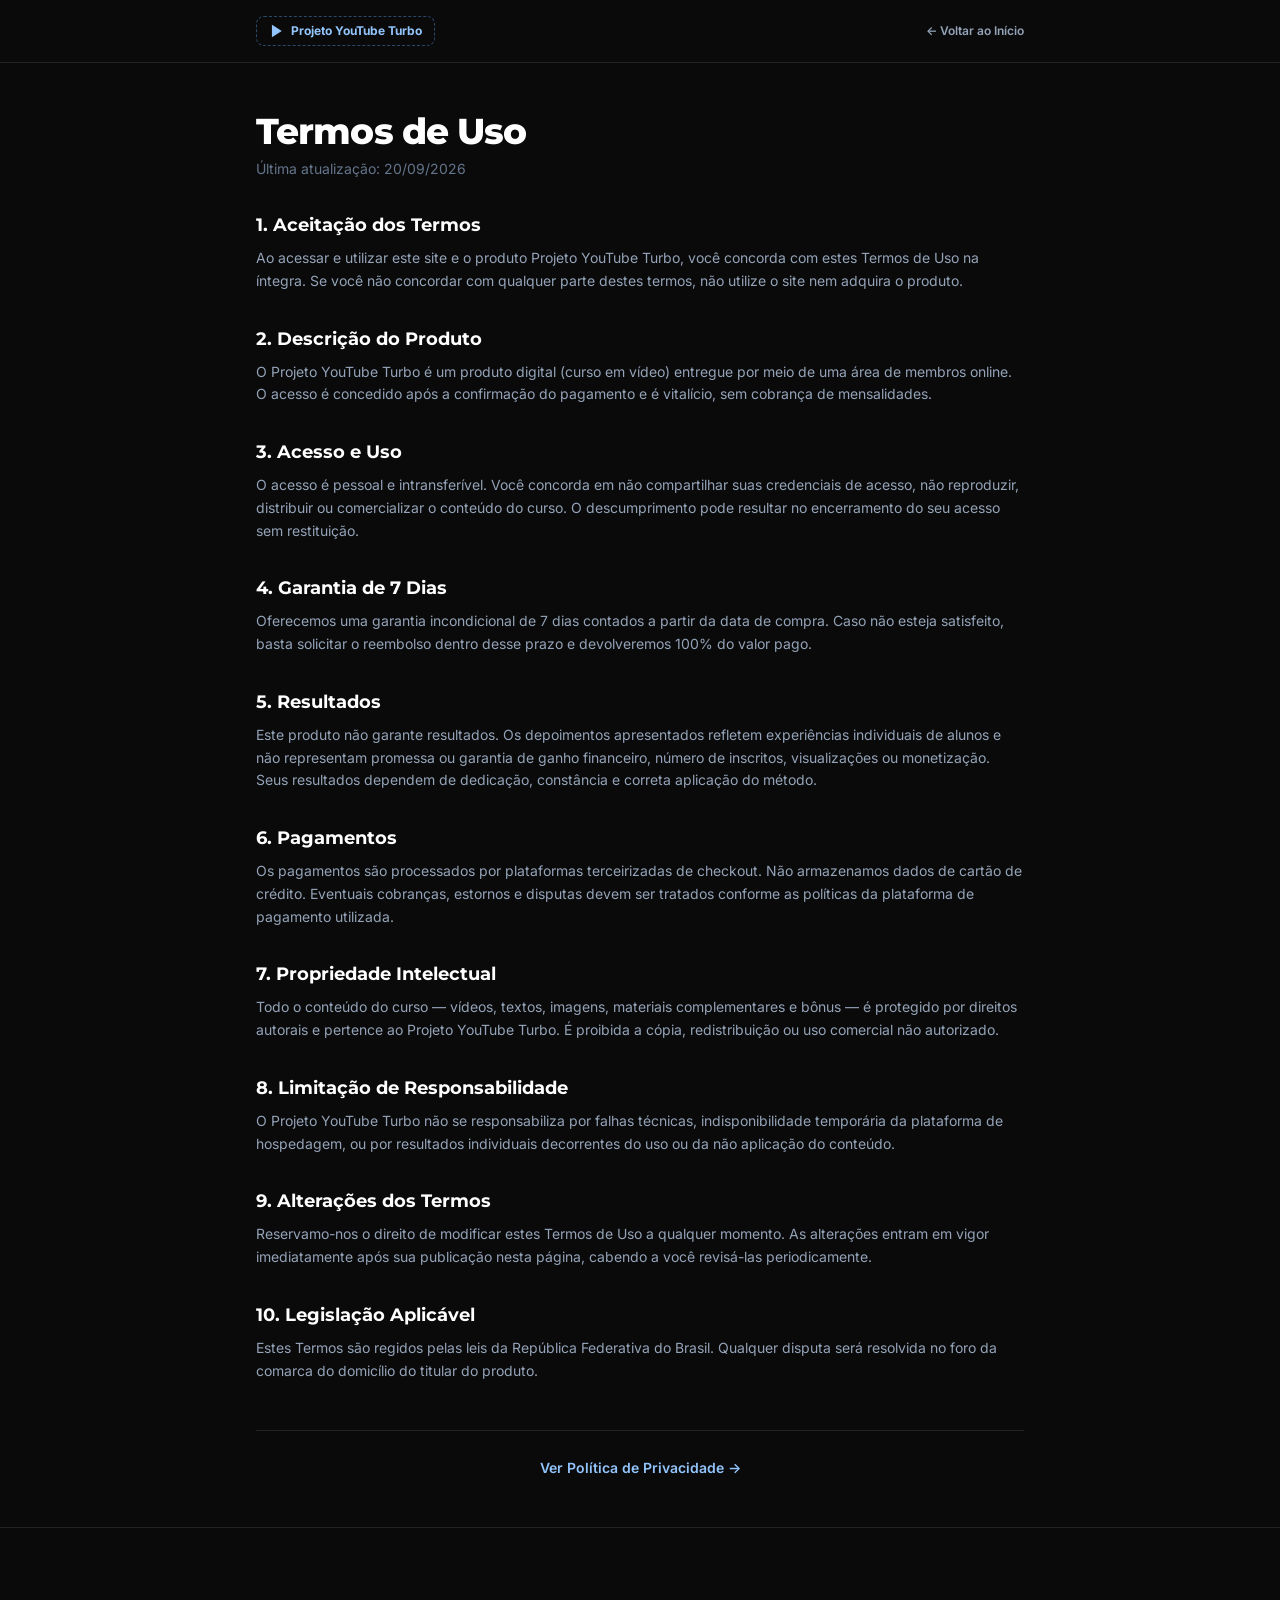
<file: termos-de-uso/index.html>
<!DOCTYPE html>
<html lang="pt-BR" dir="ltr">
<head>
  <meta charset="UTF-8">
  <meta name="viewport" content="width=device-width, initial-scale=1.0">
  <title>Termos de Uso — Projeto YouTube Turbo</title>
  <meta name="description" content="Termos de Uso do Projeto YouTube Turbo">
  <meta name="theme-color" content="#0A0A0A">
  <meta name="robots" content="noindex">

  <!-- Favicon -->
  <link rel="icon" type="image/png" sizes="32x32" href="../assets/images/favicon-32.png">
  <link rel="icon" type="image/png" sizes="64x64" href="../assets/images/favicon-64.png">
  <link rel="apple-touch-icon" sizes="180x180" href="../assets/images/apple-touch-icon.png">

  <!-- Google Fonts -->
  <link rel="preconnect" href="https://fonts.googleapis.com">
  <link rel="preconnect" href="https://fonts.gstatic.com" crossorigin>
  <link href="https://fonts.googleapis.com/css2?family=Inter:wght@400;500;600;700&family=Montserrat:wght@600;700;800;900&display=swap" rel="stylesheet">

  <!-- Stylesheet -->
  <link rel="stylesheet" href="../assets/css/style.css">

  <!-- Meta Pixel Code -->
  <script>
    !function(f,b,e,v,n,t,s)
    {if(f.fbq)return;n=f.fbq=function(){n.callMethod?
    n.callMethod.apply(n,arguments):n.queue.push(arguments)};
    if(!f._fbq)f._fbq=n;n.push=n;n.loaded=!0;n.version='2.0';
    n.queue=[];t=b.createElement(e);t.async=!0;
    t.src=v;s=b.getElementsByTagName(e)[0];
    s.parentNode.insertBefore(t,s)}(window, document,'script',
    'https://connect.facebook.net/en_US/fbevents.js');
    fbq('init', '1709138276845364');
    fbq('track', 'PageView');
  </script>
  <noscript>
    <img height="1" width="1" style="display:none"
         src="https://www.facebook.com/tr?id=1709138276845364&ev=PageView&noscript=1"/>
  </noscript>
  <!-- End Meta Pixel Code -->
</head>
<body class="bg-[#0A0A0A] text-slate-200 antialiased">
  <div id="root">
    <div class="min-h-screen bg-[#0A0A0A] text-slate-200">
      
      <!-- Top Navigation Bar -->
      <nav class="border-b border-white/10 px-4 py-4">
        <div class="mx-auto flex max-w-3xl items-center justify-between">
          <a href="../" class="inline-flex items-center gap-2 rounded-lg border border-dashed border-[#60A5FA]/40 px-3 py-1.5 text-xs font-bold text-[#93C5FD] transition-colors hover:border-[#2563EB] hover:text-white">
            <svg xmlns="http://www.w3.org/2000/svg" width="16" height="16" viewBox="0 0 24 24" fill="currentColor" stroke="currentColor" stroke-width="2" class="h-3.5 w-3.5"><polygon points="6 3 20 12 6 21 6 3"></polygon></svg>
            <span>Projeto YouTube Turbo</span>
          </a>
          <a href="../" class="text-xs font-semibold text-slate-400 hover:text-white transition-colors">
            ← Voltar ao Início
          </a>
        </div>
      </nav>

      <main class="px-4 py-12"><div class="mx-auto max-w-3xl"><h1 class="font-display text-3xl font-extrabold tracking-tight text-white sm:text-4xl">Termos de Uso</h1><p class="mt-2 text-sm text-slate-500">Última atualização: 20/09/2026</p><div class="mt-8 space-y-8"><section><h2 class="font-display text-lg font-bold text-white">1. Aceitação dos Termos</h2><p class="mt-2 text-sm leading-relaxed text-slate-400">Ao acessar e utilizar este site e o produto Projeto YouTube Turbo, você concorda com estes Termos de Uso na íntegra. Se você não concordar com qualquer parte destes termos, não utilize o site nem adquira o produto.</p></section><section><h2 class="font-display text-lg font-bold text-white">2. Descrição do Produto</h2><p class="mt-2 text-sm leading-relaxed text-slate-400">O Projeto YouTube Turbo é um produto digital (curso em vídeo) entregue por meio de uma área de membros online. O acesso é concedido após a confirmação do pagamento e é vitalício, sem cobrança de mensalidades.</p></section><section><h2 class="font-display text-lg font-bold text-white">3. Acesso e Uso</h2><p class="mt-2 text-sm leading-relaxed text-slate-400">O acesso é pessoal e intransferível. Você concorda em não compartilhar suas credenciais de acesso, não reproduzir, distribuir ou comercializar o conteúdo do curso. O descumprimento pode resultar no encerramento do seu acesso sem restituição.</p></section><section><h2 class="font-display text-lg font-bold text-white">4. Garantia de 7 Dias</h2><p class="mt-2 text-sm leading-relaxed text-slate-400">Oferecemos uma garantia incondicional de 7 dias contados a partir da data de compra. Caso não esteja satisfeito, basta solicitar o reembolso dentro desse prazo e devolveremos 100% do valor pago.</p></section><section><h2 class="font-display text-lg font-bold text-white">5. Resultados</h2><p class="mt-2 text-sm leading-relaxed text-slate-400">Este produto não garante resultados. Os depoimentos apresentados refletem experiências individuais de alunos e não representam promessa ou garantia de ganho financeiro, número de inscritos, visualizações ou monetização. Seus resultados dependem de dedicação, constância e correta aplicação do método.</p></section><section><h2 class="font-display text-lg font-bold text-white">6. Pagamentos</h2><p class="mt-2 text-sm leading-relaxed text-slate-400">Os pagamentos são processados por plataformas terceirizadas de checkout. Não armazenamos dados de cartão de crédito. Eventuais cobranças, estornos e disputas devem ser tratados conforme as políticas da plataforma de pagamento utilizada.</p></section><section><h2 class="font-display text-lg font-bold text-white">7. Propriedade Intelectual</h2><p class="mt-2 text-sm leading-relaxed text-slate-400">Todo o conteúdo do curso — vídeos, textos, imagens, materiais complementares e bônus — é protegido por direitos autorais e pertence ao Projeto YouTube Turbo. É proibida a cópia, redistribuição ou uso comercial não autorizado.</p></section><section><h2 class="font-display text-lg font-bold text-white">8. Limitação de Responsabilidade</h2><p class="mt-2 text-sm leading-relaxed text-slate-400">O Projeto YouTube Turbo não se responsabiliza por falhas técnicas, indisponibilidade temporária da plataforma de hospedagem, ou por resultados individuais decorrentes do uso ou da não aplicação do conteúdo.</p></section><section><h2 class="font-display text-lg font-bold text-white">9. Alterações dos Termos</h2><p class="mt-2 text-sm leading-relaxed text-slate-400">Reservamo-nos o direito de modificar estes Termos de Uso a qualquer momento. As alterações entram em vigor imediatamente após sua publicação nesta página, cabendo a você revisá-las periodicamente.</p></section><section><h2 class="font-display text-lg font-bold text-white">10. Legislação Aplicável</h2><p class="mt-2 text-sm leading-relaxed text-slate-400">Estes Termos são regidos pelas leis da República Federativa do Brasil. Qualquer disputa será resolvida no foro da comarca do domicílio do titular do produto.</p></section></div><div class="mt-12 border-t border-white/10 pt-6 text-center"><a class="text-sm font-semibold text-[#93C5FD] hover:underline" href="../politica-de-privacidade.html" data-discover="true">Ver Política de Privacidade →</a></div></div></main>

      <!-- FOOTER -->
      <footer class="cv-auto border-t border-white/10 bg-[#0A0A0A] px-4 py-10 text-center text-xs leading-relaxed text-slate-500">
        <div class="mx-auto max-w-3xl space-y-4">
          <div class="mx-auto flex w-full max-w-[260px] items-center justify-center gap-2 rounded-xl border-2 border-dashed px-4 py-3 border-[#60A5FA]/40 text-[#93C5FD]">
            <svg xmlns="http://www.w3.org/2000/svg" width="24" height="24" viewBox="0 0 24 24" fill="currentColor" stroke="currentColor" stroke-width="2" stroke-linecap="round" stroke-linejoin="round" class="lucide lucide-play h-5 w-5">
              <polygon points="6 3 20 12 6 21 6 3"></polygon>
            </svg>
            <span class="font-display text-sm font-extrabold uppercase tracking-wide">
              <span style="font-size: 12px; line-height: normal;">Projeto YouTube Turbo</span>
            </span>
          </div>
          <p>Este produto não garante resultados. Os depoimentos são de alunos e refletem experiências individuais — seus resultados dependem de dedicação, constância e aplicação do método. Este site não é afiliado ao YouTube, Google LLC ou Meta.</p>
          <p class="flex flex-wrap items-center justify-center gap-x-4 gap-y-2 font-semibold text-[#93C5FD]">
            <a class="hover:underline" href="/termos-de-uso" data-discover="true">Termos de uso</a>
            <a class="hover:underline" href="/politica-de-privacidade" data-discover="true">Política de privacidade</a>
          </p>
          <p>© 2026 Projeto YouTube Turbo. Todos os direitos reservados.</p>
        </div>
      </footer>

    </div>
  </div>
</body>
</html>
</file>
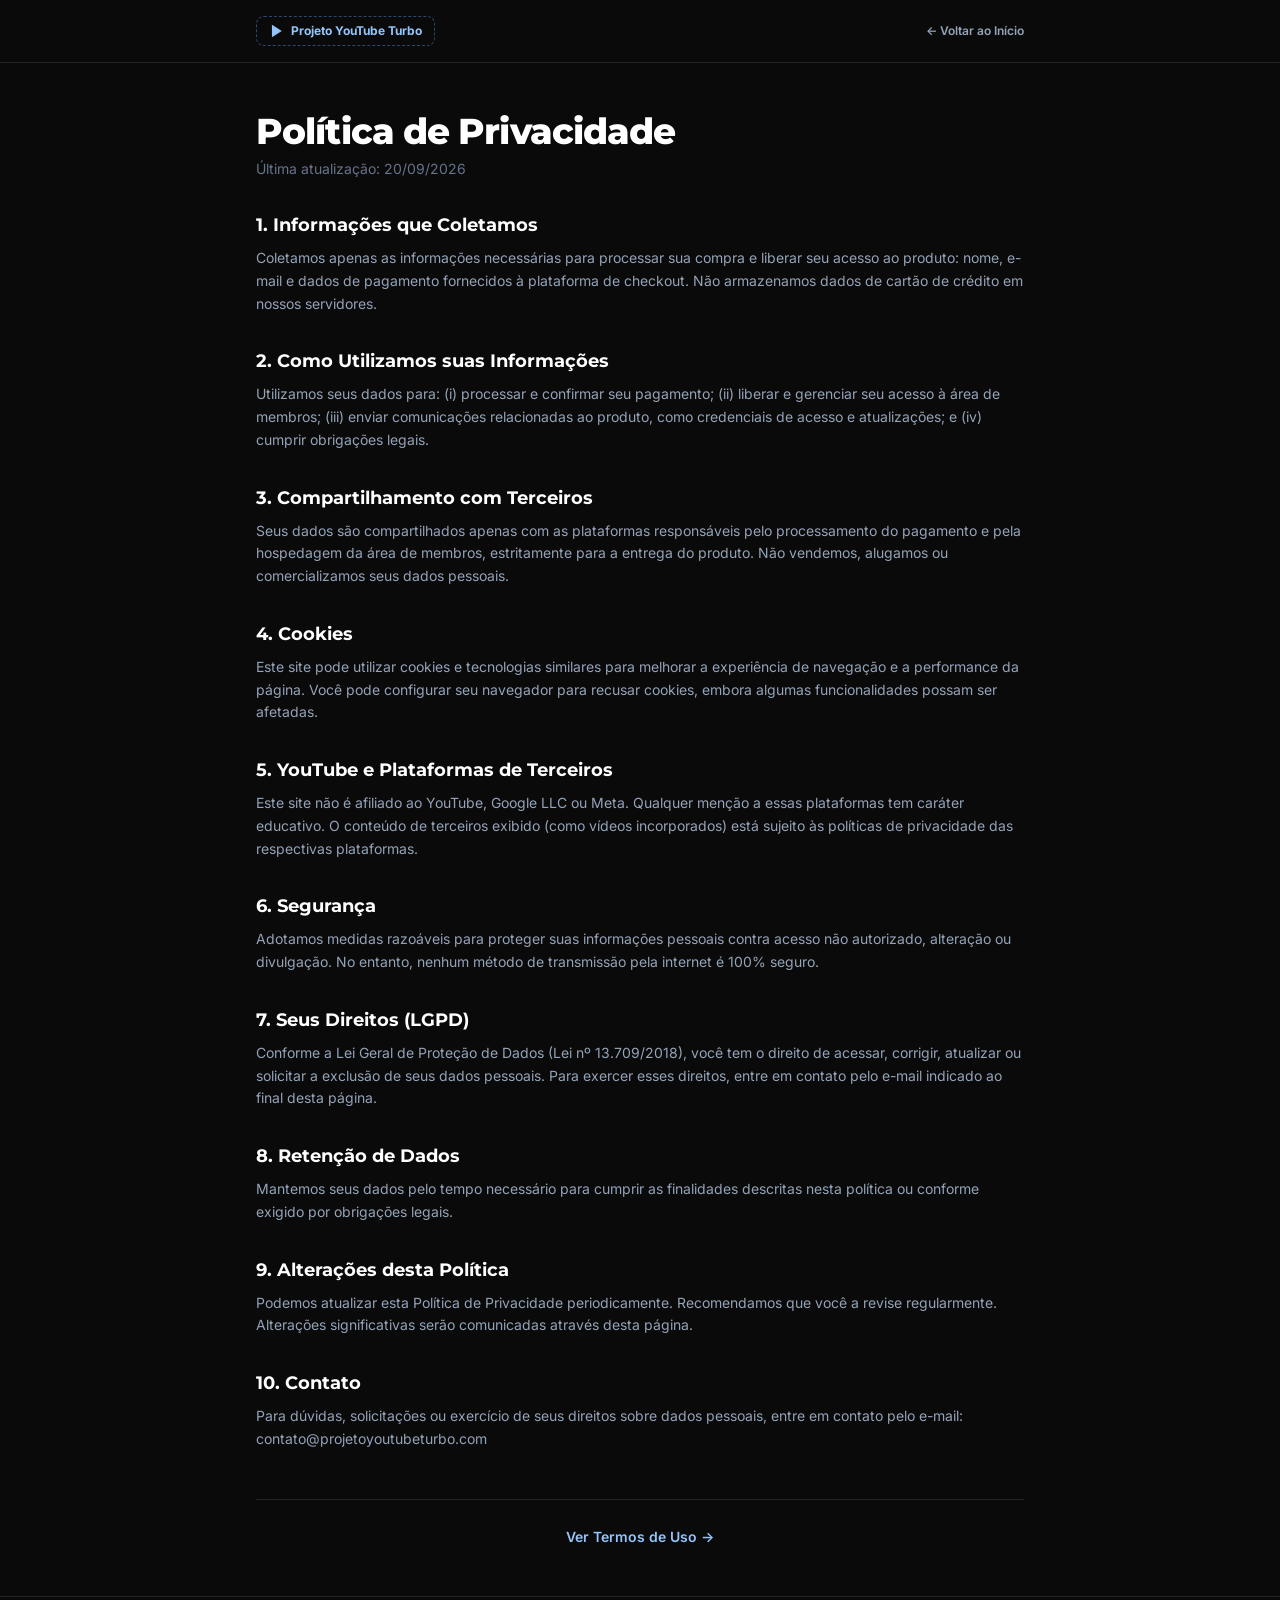
<file: politica-de-privacidade.html>
<!DOCTYPE html>
<html lang="pt-BR" dir="ltr">
<head>
  <meta charset="UTF-8">
  <meta name="viewport" content="width=device-width, initial-scale=1.0">
  <title>Política de Privacidade — Projeto YouTube Turbo</title>
  <meta name="description" content="Política de Privacidade do Projeto YouTube Turbo">
  <meta name="theme-color" content="#0A0A0A">
  <meta name="robots" content="noindex">

  <!-- Favicon -->
  <link rel="icon" type="image/png" sizes="32x32" href="assets/images/favicon-32.png">
  <link rel="icon" type="image/png" sizes="64x64" href="assets/images/favicon-64.png">
  <link rel="apple-touch-icon" sizes="180x180" href="assets/images/apple-touch-icon.png">

  <!-- Google Fonts -->
  <link rel="preconnect" href="https://fonts.googleapis.com">
  <link rel="preconnect" href="https://fonts.gstatic.com" crossorigin>
  <link href="https://fonts.googleapis.com/css2?family=Inter:wght@400;500;600;700&family=Montserrat:wght@600;700;800;900&display=swap" rel="stylesheet">

  <!-- Stylesheet -->
  <link rel="stylesheet" href="assets/css/style.css">

  <!-- Meta Pixel Code -->
  <script>
    !function(f,b,e,v,n,t,s)
    {if(f.fbq)return;n=f.fbq=function(){n.callMethod?
    n.callMethod.apply(n,arguments):n.queue.push(arguments)};
    if(!f._fbq)f._fbq=n;n.push=n;n.loaded=!0;n.version='2.0';
    n.queue=[];t=b.createElement(e);t.async=!0;
    t.src=v;s=b.getElementsByTagName(e)[0];
    s.parentNode.insertBefore(t,s)}(window, document,'script',
    'https://connect.facebook.net/en_US/fbevents.js');
    fbq('init', '1709138276845364');
    fbq('track', 'PageView');
  </script>
  <noscript>
    <img height="1" width="1" style="display:none"
         src="https://www.facebook.com/tr?id=1709138276845364&ev=PageView&noscript=1"/>
  </noscript>
  <!-- End Meta Pixel Code -->
</head>
<body class="bg-[#0A0A0A] text-slate-200 antialiased">
  <div id="root">
    <div class="min-h-screen bg-[#0A0A0A] text-slate-200">
      
      <!-- Top Navigation Bar -->
      <nav class="border-b border-white/10 px-4 py-4">
        <div class="mx-auto flex max-w-3xl items-center justify-between">
          <a href="./" class="inline-flex items-center gap-2 rounded-lg border border-dashed border-[#60A5FA]/40 px-3 py-1.5 text-xs font-bold text-[#93C5FD] transition-colors hover:border-[#2563EB] hover:text-white">
            <svg xmlns="http://www.w3.org/2000/svg" width="16" height="16" viewBox="0 0 24 24" fill="currentColor" stroke="currentColor" stroke-width="2" class="h-3.5 w-3.5"><polygon points="6 3 20 12 6 21 6 3"></polygon></svg>
            <span>Projeto YouTube Turbo</span>
          </a>
          <a href="./" class="text-xs font-semibold text-slate-400 hover:text-white transition-colors">
            ← Voltar ao Início
          </a>
        </div>
      </nav>

      <main class="px-4 py-12"><div class="mx-auto max-w-3xl"><h1 class="font-display text-3xl font-extrabold tracking-tight text-white sm:text-4xl">Política de Privacidade</h1><p class="mt-2 text-sm text-slate-500">Última atualização: 20/09/2026</p><div class="mt-8 space-y-8"><section><h2 class="font-display text-lg font-bold text-white">1. Informações que Coletamos</h2><p class="mt-2 text-sm leading-relaxed text-slate-400">Coletamos apenas as informações necessárias para processar sua compra e liberar seu acesso ao produto: nome, e-mail e dados de pagamento fornecidos à plataforma de checkout. Não armazenamos dados de cartão de crédito em nossos servidores.</p></section><section><h2 class="font-display text-lg font-bold text-white">2. Como Utilizamos suas Informações</h2><p class="mt-2 text-sm leading-relaxed text-slate-400">Utilizamos seus dados para: (i) processar e confirmar seu pagamento; (ii) liberar e gerenciar seu acesso à área de membros; (iii) enviar comunicações relacionadas ao produto, como credenciais de acesso e atualizações; e (iv) cumprir obrigações legais.</p></section><section><h2 class="font-display text-lg font-bold text-white">3. Compartilhamento com Terceiros</h2><p class="mt-2 text-sm leading-relaxed text-slate-400">Seus dados são compartilhados apenas com as plataformas responsáveis pelo processamento do pagamento e pela hospedagem da área de membros, estritamente para a entrega do produto. Não vendemos, alugamos ou comercializamos seus dados pessoais.</p></section><section><h2 class="font-display text-lg font-bold text-white">4. Cookies</h2><p class="mt-2 text-sm leading-relaxed text-slate-400">Este site pode utilizar cookies e tecnologias similares para melhorar a experiência de navegação e a performance da página. Você pode configurar seu navegador para recusar cookies, embora algumas funcionalidades possam ser afetadas.</p></section><section><h2 class="font-display text-lg font-bold text-white">5. YouTube e Plataformas de Terceiros</h2><p class="mt-2 text-sm leading-relaxed text-slate-400">Este site não é afiliado ao YouTube, Google LLC ou Meta. Qualquer menção a essas plataformas tem caráter educativo. O conteúdo de terceiros exibido (como vídeos incorporados) está sujeito às políticas de privacidade das respectivas plataformas.</p></section><section><h2 class="font-display text-lg font-bold text-white">6. Segurança</h2><p class="mt-2 text-sm leading-relaxed text-slate-400">Adotamos medidas razoáveis para proteger suas informações pessoais contra acesso não autorizado, alteração ou divulgação. No entanto, nenhum método de transmissão pela internet é 100% seguro.</p></section><section><h2 class="font-display text-lg font-bold text-white">7. Seus Direitos (LGPD)</h2><p class="mt-2 text-sm leading-relaxed text-slate-400">Conforme a Lei Geral de Proteção de Dados (Lei nº 13.709/2018), você tem o direito de acessar, corrigir, atualizar ou solicitar a exclusão de seus dados pessoais. Para exercer esses direitos, entre em contato pelo e-mail indicado ao final desta página.</p></section><section><h2 class="font-display text-lg font-bold text-white">8. Retenção de Dados</h2><p class="mt-2 text-sm leading-relaxed text-slate-400">Mantemos seus dados pelo tempo necessário para cumprir as finalidades descritas nesta política ou conforme exigido por obrigações legais.</p></section><section><h2 class="font-display text-lg font-bold text-white">9. Alterações desta Política</h2><p class="mt-2 text-sm leading-relaxed text-slate-400">Podemos atualizar esta Política de Privacidade periodicamente. Recomendamos que você a revise regularmente. Alterações significativas serão comunicadas através desta página.</p></section><section><h2 class="font-display text-lg font-bold text-white">10. Contato</h2><p class="mt-2 text-sm leading-relaxed text-slate-400">Para dúvidas, solicitações ou exercício de seus direitos sobre dados pessoais, entre em contato pelo e-mail: contato@projetoyoutubeturbo.com</p></section></div><div class="mt-12 border-t border-white/10 pt-6 text-center"><a class="text-sm font-semibold text-[#93C5FD] hover:underline" href="termos-de-uso.html" data-discover="true">Ver Termos de Uso →</a></div></div></main>

      <!-- FOOTER -->
      <footer class="cv-auto border-t border-white/10 bg-[#0A0A0A] px-4 py-10 text-center text-xs leading-relaxed text-slate-500">
        <div class="mx-auto max-w-3xl space-y-4">
          <div class="mx-auto flex w-full max-w-[260px] items-center justify-center gap-2 rounded-xl border-2 border-dashed px-4 py-3 border-[#60A5FA]/40 text-[#93C5FD]">
            <svg xmlns="http://www.w3.org/2000/svg" width="24" height="24" viewBox="0 0 24 24" fill="currentColor" stroke="currentColor" stroke-width="2" stroke-linecap="round" stroke-linejoin="round" class="lucide lucide-play h-5 w-5">
              <polygon points="6 3 20 12 6 21 6 3"></polygon>
            </svg>
            <span class="font-display text-sm font-extrabold uppercase tracking-wide">
              <span style="font-size: 12px; line-height: normal;">Projeto YouTube Turbo</span>
            </span>
          </div>
          <p>Este produto não garante resultados. Os depoimentos são de alunos e refletem experiências individuais — seus resultados dependem de dedicação, constância e aplicação do método. Este site não é afiliado ao YouTube, Google LLC ou Meta.</p>
          <p class="flex flex-wrap items-center justify-center gap-x-4 gap-y-2 font-semibold text-[#93C5FD]">
            <a class="hover:underline" href="/termos-de-uso" data-discover="true">Termos de uso</a>
            <a class="hover:underline" href="/politica-de-privacidade" data-discover="true">Política de privacidade</a>
          </p>
          <p>© 2026 Projeto YouTube Turbo. Todos os direitos reservados.</p>
        </div>
      </footer>

    </div>
  </div>
</body>
</html>
</file>
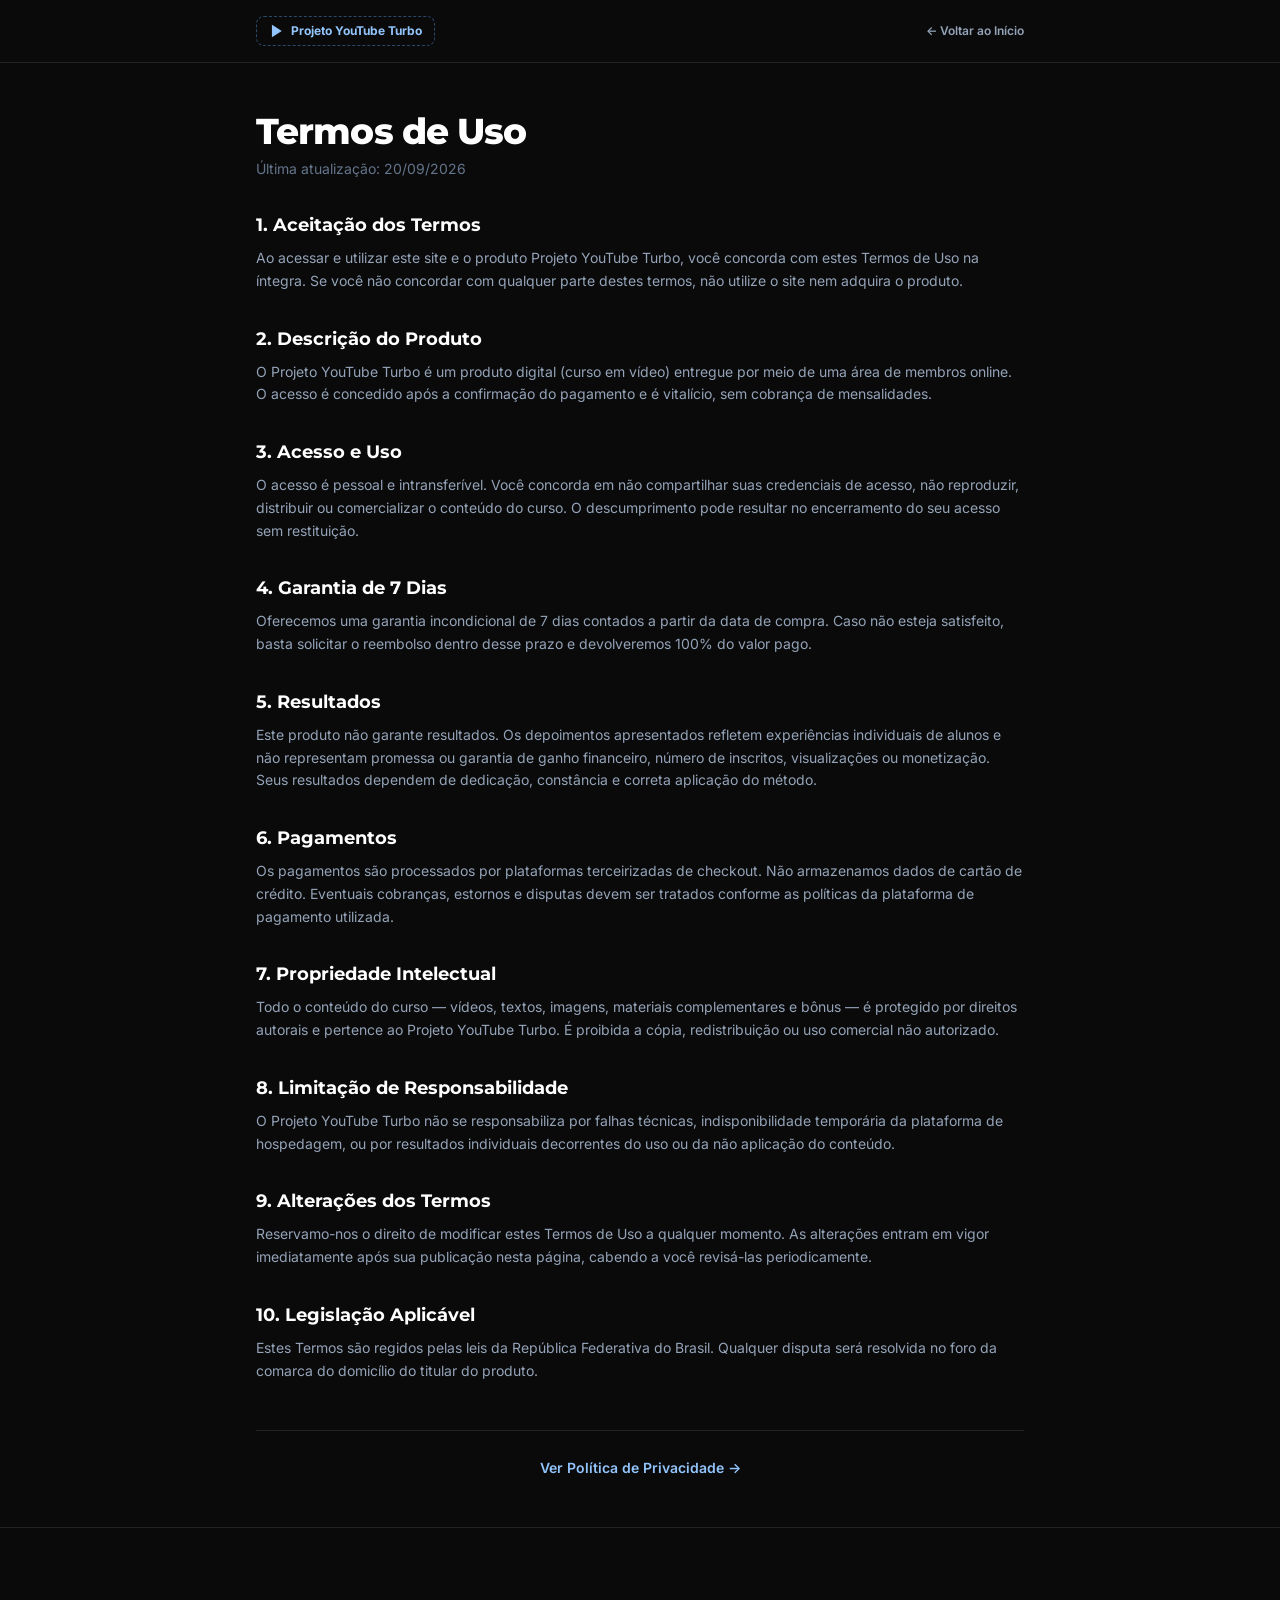
<file: termos-de-uso.html>
<!DOCTYPE html>
<html lang="pt-BR" dir="ltr">
<head>
  <meta charset="UTF-8">
  <meta name="viewport" content="width=device-width, initial-scale=1.0">
  <title>Termos de Uso — Projeto YouTube Turbo</title>
  <meta name="description" content="Termos de Uso do Projeto YouTube Turbo">
  <meta name="theme-color" content="#0A0A0A">
  <meta name="robots" content="noindex">

  <!-- Favicon -->
  <link rel="icon" type="image/png" sizes="32x32" href="assets/images/favicon-32.png">
  <link rel="icon" type="image/png" sizes="64x64" href="assets/images/favicon-64.png">
  <link rel="apple-touch-icon" sizes="180x180" href="assets/images/apple-touch-icon.png">

  <!-- Google Fonts -->
  <link rel="preconnect" href="https://fonts.googleapis.com">
  <link rel="preconnect" href="https://fonts.gstatic.com" crossorigin>
  <link href="https://fonts.googleapis.com/css2?family=Inter:wght@400;500;600;700&family=Montserrat:wght@600;700;800;900&display=swap" rel="stylesheet">

  <!-- Stylesheet -->
  <link rel="stylesheet" href="assets/css/style.css">

  <!-- Meta Pixel Code -->
  <script>
    !function(f,b,e,v,n,t,s)
    {if(f.fbq)return;n=f.fbq=function(){n.callMethod?
    n.callMethod.apply(n,arguments):n.queue.push(arguments)};
    if(!f._fbq)f._fbq=n;n.push=n;n.loaded=!0;n.version='2.0';
    n.queue=[];t=b.createElement(e);t.async=!0;
    t.src=v;s=b.getElementsByTagName(e)[0];
    s.parentNode.insertBefore(t,s)}(window, document,'script',
    'https://connect.facebook.net/en_US/fbevents.js');
    fbq('init', '1709138276845364');
    fbq('track', 'PageView');
  </script>
  <noscript>
    <img height="1" width="1" style="display:none"
         src="https://www.facebook.com/tr?id=1709138276845364&ev=PageView&noscript=1"/>
  </noscript>
  <!-- End Meta Pixel Code -->
</head>
<body class="bg-[#0A0A0A] text-slate-200 antialiased">
  <div id="root">
    <div class="min-h-screen bg-[#0A0A0A] text-slate-200">
      
      <!-- Top Navigation Bar -->
      <nav class="border-b border-white/10 px-4 py-4">
        <div class="mx-auto flex max-w-3xl items-center justify-between">
          <a href="./" class="inline-flex items-center gap-2 rounded-lg border border-dashed border-[#60A5FA]/40 px-3 py-1.5 text-xs font-bold text-[#93C5FD] transition-colors hover:border-[#2563EB] hover:text-white">
            <svg xmlns="http://www.w3.org/2000/svg" width="16" height="16" viewBox="0 0 24 24" fill="currentColor" stroke="currentColor" stroke-width="2" class="h-3.5 w-3.5"><polygon points="6 3 20 12 6 21 6 3"></polygon></svg>
            <span>Projeto YouTube Turbo</span>
          </a>
          <a href="./" class="text-xs font-semibold text-slate-400 hover:text-white transition-colors">
            ← Voltar ao Início
          </a>
        </div>
      </nav>

      <main class="px-4 py-12"><div class="mx-auto max-w-3xl"><h1 class="font-display text-3xl font-extrabold tracking-tight text-white sm:text-4xl">Termos de Uso</h1><p class="mt-2 text-sm text-slate-500">Última atualização: 20/09/2026</p><div class="mt-8 space-y-8"><section><h2 class="font-display text-lg font-bold text-white">1. Aceitação dos Termos</h2><p class="mt-2 text-sm leading-relaxed text-slate-400">Ao acessar e utilizar este site e o produto Projeto YouTube Turbo, você concorda com estes Termos de Uso na íntegra. Se você não concordar com qualquer parte destes termos, não utilize o site nem adquira o produto.</p></section><section><h2 class="font-display text-lg font-bold text-white">2. Descrição do Produto</h2><p class="mt-2 text-sm leading-relaxed text-slate-400">O Projeto YouTube Turbo é um produto digital (curso em vídeo) entregue por meio de uma área de membros online. O acesso é concedido após a confirmação do pagamento e é vitalício, sem cobrança de mensalidades.</p></section><section><h2 class="font-display text-lg font-bold text-white">3. Acesso e Uso</h2><p class="mt-2 text-sm leading-relaxed text-slate-400">O acesso é pessoal e intransferível. Você concorda em não compartilhar suas credenciais de acesso, não reproduzir, distribuir ou comercializar o conteúdo do curso. O descumprimento pode resultar no encerramento do seu acesso sem restituição.</p></section><section><h2 class="font-display text-lg font-bold text-white">4. Garantia de 7 Dias</h2><p class="mt-2 text-sm leading-relaxed text-slate-400">Oferecemos uma garantia incondicional de 7 dias contados a partir da data de compra. Caso não esteja satisfeito, basta solicitar o reembolso dentro desse prazo e devolveremos 100% do valor pago.</p></section><section><h2 class="font-display text-lg font-bold text-white">5. Resultados</h2><p class="mt-2 text-sm leading-relaxed text-slate-400">Este produto não garante resultados. Os depoimentos apresentados refletem experiências individuais de alunos e não representam promessa ou garantia de ganho financeiro, número de inscritos, visualizações ou monetização. Seus resultados dependem de dedicação, constância e correta aplicação do método.</p></section><section><h2 class="font-display text-lg font-bold text-white">6. Pagamentos</h2><p class="mt-2 text-sm leading-relaxed text-slate-400">Os pagamentos são processados por plataformas terceirizadas de checkout. Não armazenamos dados de cartão de crédito. Eventuais cobranças, estornos e disputas devem ser tratados conforme as políticas da plataforma de pagamento utilizada.</p></section><section><h2 class="font-display text-lg font-bold text-white">7. Propriedade Intelectual</h2><p class="mt-2 text-sm leading-relaxed text-slate-400">Todo o conteúdo do curso — vídeos, textos, imagens, materiais complementares e bônus — é protegido por direitos autorais e pertence ao Projeto YouTube Turbo. É proibida a cópia, redistribuição ou uso comercial não autorizado.</p></section><section><h2 class="font-display text-lg font-bold text-white">8. Limitação de Responsabilidade</h2><p class="mt-2 text-sm leading-relaxed text-slate-400">O Projeto YouTube Turbo não se responsabiliza por falhas técnicas, indisponibilidade temporária da plataforma de hospedagem, ou por resultados individuais decorrentes do uso ou da não aplicação do conteúdo.</p></section><section><h2 class="font-display text-lg font-bold text-white">9. Alterações dos Termos</h2><p class="mt-2 text-sm leading-relaxed text-slate-400">Reservamo-nos o direito de modificar estes Termos de Uso a qualquer momento. As alterações entram em vigor imediatamente após sua publicação nesta página, cabendo a você revisá-las periodicamente.</p></section><section><h2 class="font-display text-lg font-bold text-white">10. Legislação Aplicável</h2><p class="mt-2 text-sm leading-relaxed text-slate-400">Estes Termos são regidos pelas leis da República Federativa do Brasil. Qualquer disputa será resolvida no foro da comarca do domicílio do titular do produto.</p></section></div><div class="mt-12 border-t border-white/10 pt-6 text-center"><a class="text-sm font-semibold text-[#93C5FD] hover:underline" href="politica-de-privacidade.html" data-discover="true">Ver Política de Privacidade →</a></div></div></main>

      <!-- FOOTER -->
      <footer class="cv-auto border-t border-white/10 bg-[#0A0A0A] px-4 py-10 text-center text-xs leading-relaxed text-slate-500">
        <div class="mx-auto max-w-3xl space-y-4">
          <div class="mx-auto flex w-full max-w-[260px] items-center justify-center gap-2 rounded-xl border-2 border-dashed px-4 py-3 border-[#60A5FA]/40 text-[#93C5FD]">
            <svg xmlns="http://www.w3.org/2000/svg" width="24" height="24" viewBox="0 0 24 24" fill="currentColor" stroke="currentColor" stroke-width="2" stroke-linecap="round" stroke-linejoin="round" class="lucide lucide-play h-5 w-5">
              <polygon points="6 3 20 12 6 21 6 3"></polygon>
            </svg>
            <span class="font-display text-sm font-extrabold uppercase tracking-wide">
              <span style="font-size: 12px; line-height: normal;">Projeto YouTube Turbo</span>
            </span>
          </div>
          <p>Este produto não garante resultados. Os depoimentos são de alunos e refletem experiências individuais — seus resultados dependem de dedicação, constância e aplicação do método. Este site não é afiliado ao YouTube, Google LLC ou Meta.</p>
          <p class="flex flex-wrap items-center justify-center gap-x-4 gap-y-2 font-semibold text-[#93C5FD]">
            <a class="hover:underline" href="/termos-de-uso" data-discover="true">Termos de uso</a>
            <a class="hover:underline" href="/politica-de-privacidade" data-discover="true">Política de privacidade</a>
          </p>
          <p>© 2026 Projeto YouTube Turbo. Todos os direitos reservados.</p>
        </div>
      </footer>

    </div>
  </div>
</body>
</html>
</file>
<file: assets/css/style.css>
*,:before,:after{--tw-border-spacing-x: 0;--tw-border-spacing-y: 0;--tw-translate-x: 0;--tw-translate-y: 0;--tw-rotate: 0;--tw-skew-x: 0;--tw-skew-y: 0;--tw-scale-x: 1;--tw-scale-y: 1;--tw-pan-x: ;--tw-pan-y: ;--tw-pinch-zoom: ;--tw-scroll-snap-strictness: proximity;--tw-gradient-from-position: ;--tw-gradient-via-position: ;--tw-gradient-to-position: ;--tw-ordinal: ;--tw-slashed-zero: ;--tw-numeric-figure: ;--tw-numeric-spacing: ;--tw-numeric-fraction: ;--tw-ring-inset: ;--tw-ring-offset-width: 0px;--tw-ring-offset-color: #fff;--tw-ring-color: rgb(59 130 246 / .5);--tw-ring-offset-shadow: 0 0 #0000;--tw-ring-shadow: 0 0 #0000;--tw-shadow: 0 0 #0000;--tw-shadow-colored: 0 0 #0000;--tw-blur: ;--tw-brightness: ;--tw-contrast: ;--tw-grayscale: ;--tw-hue-rotate: ;--tw-invert: ;--tw-saturate: ;--tw-sepia: ;--tw-drop-shadow: ;--tw-backdrop-blur: ;--tw-backdrop-brightness: ;--tw-backdrop-contrast: ;--tw-backdrop-grayscale: ;--tw-backdrop-hue-rotate: ;--tw-backdrop-invert: ;--tw-backdrop-opacity: ;--tw-backdrop-saturate: ;--tw-backdrop-sepia: ;--tw-contain-size: ;--tw-contain-layout: ;--tw-contain-paint: ;--tw-contain-style: }::backdrop{--tw-border-spacing-x: 0;--tw-border-spacing-y: 0;--tw-translate-x: 0;--tw-translate-y: 0;--tw-rotate: 0;--tw-skew-x: 0;--tw-skew-y: 0;--tw-scale-x: 1;--tw-scale-y: 1;--tw-pan-x: ;--tw-pan-y: ;--tw-pinch-zoom: ;--tw-scroll-snap-strictness: proximity;--tw-gradient-from-position: ;--tw-gradient-via-position: ;--tw-gradient-to-position: ;--tw-ordinal: ;--tw-slashed-zero: ;--tw-numeric-figure: ;--tw-numeric-spacing: ;--tw-numeric-fraction: ;--tw-ring-inset: ;--tw-ring-offset-width: 0px;--tw-ring-offset-color: #fff;--tw-ring-color: rgb(59 130 246 / .5);--tw-ring-offset-shadow: 0 0 #0000;--tw-ring-shadow: 0 0 #0000;--tw-shadow: 0 0 #0000;--tw-shadow-colored: 0 0 #0000;--tw-blur: ;--tw-brightness: ;--tw-contrast: ;--tw-grayscale: ;--tw-hue-rotate: ;--tw-invert: ;--tw-saturate: ;--tw-sepia: ;--tw-drop-shadow: ;--tw-backdrop-blur: ;--tw-backdrop-brightness: ;--tw-backdrop-contrast: ;--tw-backdrop-grayscale: ;--tw-backdrop-hue-rotate: ;--tw-backdrop-invert: ;--tw-backdrop-opacity: ;--tw-backdrop-saturate: ;--tw-backdrop-sepia: ;--tw-contain-size: ;--tw-contain-layout: ;--tw-contain-paint: ;--tw-contain-style: }*,:before,:after{box-sizing:border-box;border-width:0;border-style:solid;border-color:#e5e7eb}:before,:after{--tw-content: ""}html,:host{line-height:1.5;-webkit-text-size-adjust:100%;-moz-tab-size:4;-o-tab-size:4;tab-size:4;font-family:ui-sans-serif,system-ui,sans-serif,"Apple Color Emoji","Segoe UI Emoji",Segoe UI Symbol,"Noto Color Emoji";font-feature-settings:normal;font-variation-settings:normal;-webkit-tap-highlight-color:transparent}body{margin:0;line-height:inherit}hr{height:0;color:inherit;border-top-width:1px}abbr:where([title]){-webkit-text-decoration:underline dotted;text-decoration:underline dotted}h1,h2,h3,h4,h5,h6{font-size:inherit;font-weight:inherit}a{color:inherit;text-decoration:inherit}b,strong{font-weight:bolder}code,kbd,samp,pre{font-family:ui-monospace,SFMono-Regular,Menlo,Monaco,Consolas,Liberation Mono,Courier New,monospace;font-feature-settings:normal;font-variation-settings:normal;font-size:1em}small{font-size:80%}sub,sup{font-size:75%;line-height:0;position:relative;vertical-align:baseline}sub{bottom:-.25em}sup{top:-.5em}table{text-indent:0;border-color:inherit;border-collapse:collapse}button,input,optgroup,select,textarea{font-family:inherit;font-feature-settings:inherit;font-variation-settings:inherit;font-size:100%;font-weight:inherit;line-height:inherit;letter-spacing:inherit;color:inherit;margin:0;padding:0}button,select{text-transform:none}button,input:where([type=button]),input:where([type=reset]),input:where([type=submit]){-webkit-appearance:button;background-color:transparent;background-image:none}:-moz-focusring{outline:auto}:-moz-ui-invalid{box-shadow:none}progress{vertical-align:baseline}::-webkit-inner-spin-button,::-webkit-outer-spin-button{height:auto}[type=search]{-webkit-appearance:textfield;outline-offset:-2px}::-webkit-search-decoration{-webkit-appearance:none}::-webkit-file-upload-button{-webkit-appearance:button;font:inherit}summary{display:list-item}blockquote,dl,dd,h1,h2,h3,h4,h5,h6,hr,figure,p,pre{margin:0}fieldset{margin:0;padding:0}legend{padding:0}ol,ul,menu{list-style:none;margin:0;padding:0}dialog{padding:0}textarea{resize:vertical}input::-moz-placeholder,textarea::-moz-placeholder{opacity:1;color:#9ca3af}input::placeholder,textarea::placeholder{opacity:1;color:#9ca3af}button,[role=button]{cursor:pointer}:disabled{cursor:default}img,svg,video,canvas,audio,iframe,embed,object{display:block;vertical-align:middle}img,video{max-width:100%;height:auto}[hidden]:where(:not([hidden=until-found])){display:none}:root{--background: 0 0% 100%;--foreground: 240 10% 3.9%;--card: 0 0% 100%;--card-foreground: 240 10% 3.9%;--popover: 0 0% 100%;--popover-foreground: 240 10% 3.9%;--primary: 240 5.9% 10%;--primary-foreground: 0 0% 98%;--secondary: 240 4.8% 95.9%;--secondary-foreground: 240 5.9% 10%;--muted: 240 4.8% 95.9%;--muted-foreground: 240 3.8% 46.1%;--accent: 240 4.8% 95.9%;--accent-foreground: 240 5.9% 10%;--destructive: 0 84.2% 60.2%;--destructive-foreground: 0 0% 98%;--border: 240 5.9% 90%;--input: 240 5.9% 90%;--ring: 240 5.9% 10%;--radius: .5rem;--sidebar-background: 0 0% 98%;--sidebar-foreground: 240 5.3% 26.1%;--sidebar-primary: 240 5.9% 10%;--sidebar-primary-foreground: 0 0% 98%;--sidebar-accent: 240 4.8% 95.9%;--sidebar-accent-foreground: 240 5.9% 10%;--sidebar-border: 220 13% 91%;--sidebar-ring: 217.2 91.2% 59.8%}.dark{--background: 240 10% 3.9%;--foreground: 0 0% 98%;--card: 240 10% 3.9%;--card-foreground: 0 0% 98%;--popover: 240 10% 3.9%;--popover-foreground: 0 0% 98%;--primary: 0 0% 98%;--primary-foreground: 240 5.9% 10%;--secondary: 240 3.7% 15.9%;--secondary-foreground: 0 0% 98%;--muted: 240 3.7% 15.9%;--muted-foreground: 240 5% 64.9%;--accent: 240 3.7% 15.9%;--accent-foreground: 0 0% 98%;--destructive: 0 62.8% 30.6%;--destructive-foreground: 0 0% 98%;--border: 240 3.7% 15.9%;--input: 240 3.7% 15.9%;--ring: 240 4.9% 83.9%;--sidebar-background: 240 5.9% 10%;--sidebar-foreground: 240 4.8% 95.9%;--sidebar-primary: 224.3 76.3% 48%;--sidebar-primary-foreground: 0 0% 100%;--sidebar-accent: 240 3.7% 15.9%;--sidebar-accent-foreground: 240 4.8% 95.9%;--sidebar-border: 240 3.7% 15.9%;--sidebar-ring: 217.2 91.2% 59.8%}.container{width:100%;margin-right:auto;margin-left:auto;padding-right:2rem;padding-left:2rem}@media(min-width:1400px){.container{max-width:1400px}}.sr-only{position:absolute;width:1px;height:1px;padding:0;margin:-1px;overflow:hidden;clip:rect(0,0,0,0);white-space:nowrap;border-width:0}.pointer-events-none{pointer-events:none}.pointer-events-auto{pointer-events:auto}.visible{visibility:visible}.invisible{visibility:hidden}.fixed{position:fixed}.absolute{position:absolute}.relative{position:relative}.inset-0{inset:0}.inset-x-0{left:0;right:0}.inset-y-0{top:0;bottom:0}.-bottom-12{bottom:-3rem}.-left-12{left:-3rem}.-right-12{right:-3rem}.-top-12{top:-3rem}.bottom-0{bottom:0}.bottom-1{bottom:.25rem}.left-0{left:0}.left-1{left:.25rem}.left-1\/2{left:50%}.left-2{left:.5rem}.left-3{left:.75rem}.left-\[50\%\]{left:50%}.right-0{right:0}.right-1{right:.25rem}.right-2{right:.5rem}.right-3{right:.75rem}.right-4{right:1rem}.top-0{top:0}.top-1{top:.25rem}.top-1\.5{top:.375rem}.top-1\/2{top:50%}.top-3{top:.75rem}.top-3\.5{top:.875rem}.top-4{top:1rem}.top-\[1px\]{top:1px}.top-\[50\%\]{top:50%}.top-\[60\%\]{top:60%}.top-full{top:100%}.z-0{z-index:0}.z-10{z-index:10}.z-20{z-index:20}.z-50{z-index:50}.z-\[100\]{z-index:100}.z-\[1\]{z-index:1}.order-first{order:-9999}.order-last{order:9999}.\!m-0{margin:0!important}.-mx-1{margin-left:-.25rem;margin-right:-.25rem}.-my-2{margin-top:-.5rem;margin-bottom:-.5rem}.mx-2{margin-left:.5rem;margin-right:.5rem}.mx-3\.5{margin-left:.875rem;margin-right:.875rem}.mx-auto{margin-left:auto;margin-right:auto}.my-0{margin-top:0;margin-bottom:0}.my-0\.5{margin-top:.125rem;margin-bottom:.125rem}.my-1{margin-top:.25rem;margin-bottom:.25rem}.-ml-4{margin-left:-1rem}.-mt-4{margin-top:-1rem}.mb-1{margin-bottom:.25rem}.mb-2{margin-bottom:.5rem}.mb-3{margin-bottom:.75rem}.mb-4{margin-bottom:1rem}.mb-5{margin-bottom:1.25rem}.mb-6{margin-bottom:1.5rem}.mb-8{margin-bottom:2rem}.ml-1{margin-left:.25rem}.ml-4{margin-left:1rem}.ml-auto{margin-left:auto}.mr-2{margin-right:.5rem}.mt-0\.5{margin-top:.125rem}.mt-1{margin-top:.25rem}.mt-1\.5{margin-top:.375rem}.mt-10{margin-top:2.5rem}.mt-12{margin-top:3rem}.mt-2{margin-top:.5rem}.mt-24{margin-top:6rem}.mt-3{margin-top:.75rem}.mt-4{margin-top:1rem}.mt-5{margin-top:1.25rem}.mt-6{margin-top:1.5rem}.mt-7{margin-top:1.75rem}.mt-8{margin-top:2rem}.mt-9{margin-top:2.25rem}.mt-auto{margin-top:auto}.line-clamp-2{overflow:hidden;display:-webkit-box;-webkit-box-orient:vertical;-webkit-line-clamp:2}.block{display:block}.inline-block{display:inline-block}.inline{display:inline}.flex{display:flex}.inline-flex{display:inline-flex}.table{display:table}.grid{display:grid}.hidden{display:none}.aspect-\[16\/9\]{aspect-ratio:16/9}.aspect-square{aspect-ratio:1 / 1}.aspect-video{aspect-ratio:16 / 9}.size-10{width:2.5rem;height:2.5rem}.size-3{width:.75rem;height:.75rem}.size-3\.5{width:.875rem;height:.875rem}.size-4{width:1rem;height:1rem}.size-6{width:1.5rem;height:1.5rem}.size-8{width:2rem;height:2rem}.size-\[--cell-size\]{width:var(--cell-size);height:var(--cell-size)}.h-1\.5{height:.375rem}.h-10{height:2.5rem}.h-11{height:2.75rem}.h-12{height:3rem}.h-14{height:3.5rem}.h-2{height:.5rem}.h-2\.5{height:.625rem}.h-20{height:5rem}.h-24{height:6rem}.h-3{height:.75rem}.h-3\.5{height:.875rem}.h-4{height:1rem}.h-5{height:1.25rem}.h-6{height:1.5rem}.h-7{height:1.75rem}.h-8{height:2rem}.h-9{height:2.25rem}.h-\[--cell-size\]{height:var(--cell-size)}.h-\[1px\]{height:1px}.h-\[var\(--radix-navigation-menu-viewport-height\)\]{height:var(--radix-navigation-menu-viewport-height)}.h-\[var\(--radix-select-trigger-height\)\]{height:var(--radix-select-trigger-height)}.h-auto{height:auto}.h-full{height:100%}.h-px{height:1px}.h-svh{height:100svh}.max-h-\[--radix-context-menu-content-available-height\]{max-height:var(--radix-context-menu-content-available-height)}.max-h-\[--radix-select-content-available-height\]{max-height:var(--radix-select-content-available-height)}.max-h-\[300px\]{max-height:300px}.max-h-\[var\(--radix-dropdown-menu-content-available-height\)\]{max-height:var(--radix-dropdown-menu-content-available-height)}.max-h-screen{max-height:100vh}.min-h-0{min-height:0px}.min-h-\[60px\]{min-height:60px}.min-h-screen{min-height:100vh}.min-h-svh{min-height:100svh}.w-0{width:0px}.w-1{width:.25rem}.w-10{width:2.5rem}.w-11{width:2.75rem}.w-2{width:.5rem}.w-2\.5{width:.625rem}.w-20{width:5rem}.w-24{width:6rem}.w-3{width:.75rem}.w-3\.5{width:.875rem}.w-3\/4{width:75%}.w-4{width:1rem}.w-5{width:1.25rem}.w-6{width:1.5rem}.w-64{width:16rem}.w-7{width:1.75rem}.w-72{width:18rem}.w-8{width:2rem}.w-9{width:2.25rem}.w-\[--cell-size\]{width:var(--cell-size)}.w-\[--sidebar-width\]{width:var(--sidebar-width)}.w-\[100px\]{width:100px}.w-\[1px\]{width:1px}.w-\[280px\]{width:280px}.w-auto{width:auto}.w-fit{width:-moz-fit-content;width:fit-content}.w-full{width:100%}.w-max{width:-moz-max-content;width:max-content}.w-px{width:1px}.min-w-0{min-width:0px}.min-w-10{min-width:2.5rem}.min-w-5{min-width:1.25rem}.min-w-8{min-width:2rem}.min-w-9{min-width:2.25rem}.min-w-\[--cell-size\]{min-width:var(--cell-size)}.min-w-\[12rem\]{min-width:12rem}.min-w-\[8rem\]{min-width:8rem}.min-w-\[var\(--radix-select-trigger-width\)\]{min-width:var(--radix-select-trigger-width)}.max-w-2xl{max-width:42rem}.max-w-3xl{max-width:48rem}.max-w-6xl{max-width:72rem}.max-w-\[--skeleton-width\]{max-width:var(--skeleton-width)}.max-w-\[260px\]{max-width:260px}.max-w-lg{max-width:32rem}.max-w-max{max-width:-moz-max-content;max-width:max-content}.max-w-md{max-width:28rem}.max-w-sm{max-width:24rem}.max-w-xl{max-width:36rem}.flex-1{flex:1 1 0%}.shrink-0{flex-shrink:0}.grow{flex-grow:1}.grow-0{flex-grow:0}.basis-full{flex-basis:100%}.caption-bottom{caption-side:bottom}.border-collapse{border-collapse:collapse}.origin-\[--radix-context-menu-content-transform-origin\]{transform-origin:var(--radix-context-menu-content-transform-origin)}.origin-\[--radix-dropdown-menu-content-transform-origin\]{transform-origin:var(--radix-dropdown-menu-content-transform-origin)}.origin-\[--radix-hover-card-content-transform-origin\]{transform-origin:var(--radix-hover-card-content-transform-origin)}.origin-\[--radix-menubar-content-transform-origin\]{transform-origin:var(--radix-menubar-content-transform-origin)}.origin-\[--radix-popover-content-transform-origin\]{transform-origin:var(--radix-popover-content-transform-origin)}.origin-\[--radix-select-content-transform-origin\]{transform-origin:var(--radix-select-content-transform-origin)}.origin-\[--radix-tooltip-content-transform-origin\]{transform-origin:var(--radix-tooltip-content-transform-origin)}.-translate-x-1\/2{--tw-translate-x: -50%;transform:translate(var(--tw-translate-x),var(--tw-translate-y)) rotate(var(--tw-rotate)) skew(var(--tw-skew-x)) skewY(var(--tw-skew-y)) scaleX(var(--tw-scale-x)) scaleY(var(--tw-scale-y))}.-translate-x-px{--tw-translate-x: -1px;transform:translate(var(--tw-translate-x),var(--tw-translate-y)) rotate(var(--tw-rotate)) skew(var(--tw-skew-x)) skewY(var(--tw-skew-y)) scaleX(var(--tw-scale-x)) scaleY(var(--tw-scale-y))}.-translate-y-1\/2{--tw-translate-y: -50%;transform:translate(var(--tw-translate-x),var(--tw-translate-y)) rotate(var(--tw-rotate)) skew(var(--tw-skew-x)) skewY(var(--tw-skew-y)) scaleX(var(--tw-scale-x)) scaleY(var(--tw-scale-y))}.translate-x-\[-50\%\]{--tw-translate-x: -50%;transform:translate(var(--tw-translate-x),var(--tw-translate-y)) rotate(var(--tw-rotate)) skew(var(--tw-skew-x)) skewY(var(--tw-skew-y)) scaleX(var(--tw-scale-x)) scaleY(var(--tw-scale-y))}.translate-x-px{--tw-translate-x: 1px;transform:translate(var(--tw-translate-x),var(--tw-translate-y)) rotate(var(--tw-rotate)) skew(var(--tw-skew-x)) skewY(var(--tw-skew-y)) scaleX(var(--tw-scale-x)) scaleY(var(--tw-scale-y))}.translate-y-\[-50\%\]{--tw-translate-y: -50%;transform:translate(var(--tw-translate-x),var(--tw-translate-y)) rotate(var(--tw-rotate)) skew(var(--tw-skew-x)) skewY(var(--tw-skew-y)) scaleX(var(--tw-scale-x)) scaleY(var(--tw-scale-y))}.-rotate-1{--tw-rotate: -1deg;transform:translate(var(--tw-translate-x),var(--tw-translate-y)) rotate(var(--tw-rotate)) skew(var(--tw-skew-x)) skewY(var(--tw-skew-y)) scaleX(var(--tw-scale-x)) scaleY(var(--tw-scale-y))}.rotate-45{--tw-rotate: 45deg;transform:translate(var(--tw-translate-x),var(--tw-translate-y)) rotate(var(--tw-rotate)) skew(var(--tw-skew-x)) skewY(var(--tw-skew-y)) scaleX(var(--tw-scale-x)) scaleY(var(--tw-scale-y))}.rotate-90{--tw-rotate: 90deg;transform:translate(var(--tw-translate-x),var(--tw-translate-y)) rotate(var(--tw-rotate)) skew(var(--tw-skew-x)) skewY(var(--tw-skew-y)) scaleX(var(--tw-scale-x)) scaleY(var(--tw-scale-y))}.scale-110{--tw-scale-x: 1.1;--tw-scale-y: 1.1;transform:translate(var(--tw-translate-x),var(--tw-translate-y)) rotate(var(--tw-rotate)) skew(var(--tw-skew-x)) skewY(var(--tw-skew-y)) scaleX(var(--tw-scale-x)) scaleY(var(--tw-scale-y))}.transform{transform:translate(var(--tw-translate-x),var(--tw-translate-y)) rotate(var(--tw-rotate)) skew(var(--tw-skew-x)) skewY(var(--tw-skew-y)) scaleX(var(--tw-scale-x)) scaleY(var(--tw-scale-y))}@keyframes pulse{50%{opacity:.5}}.animate-pulse{animation:pulse 2s cubic-bezier(.4,0,.6,1) infinite}@keyframes spin{to{transform:rotate(360deg)}}.animate-spin{animation:spin 1s linear infinite}.cursor-default{cursor:default}.cursor-pointer{cursor:pointer}.cursor-text{cursor:text}.touch-none{touch-action:none}.select-none{-webkit-user-select:none;-moz-user-select:none;user-select:none}.resize-none{resize:none}.resize{resize:both}.scroll-mt-4{scroll-margin-top:1rem}.list-disc{list-style-type:disc}.list-none{list-style-type:none}.flex-row{flex-direction:row}.flex-col{flex-direction:column}.flex-col-reverse{flex-direction:column-reverse}.flex-wrap{flex-wrap:wrap}.place-content-center{place-content:center}.items-start{align-items:flex-start}.items-end{align-items:flex-end}.items-center{align-items:center}.items-stretch{align-items:stretch}.justify-start{justify-content:flex-start}.justify-center{justify-content:center}.justify-between{justify-content:space-between}.gap-1{gap:.25rem}.gap-1\.5{gap:.375rem}.gap-2{gap:.5rem}.gap-2\.5{gap:.625rem}.gap-3{gap:.75rem}.gap-4{gap:1rem}.gap-5{gap:1.25rem}.gap-6{gap:1.5rem}.gap-7{gap:1.75rem}.gap-x-4{-moz-column-gap:1rem;column-gap:1rem}.gap-y-2{row-gap:.5rem}.space-x-1>:not([hidden])~:not([hidden]){--tw-space-x-reverse: 0;margin-right:calc(.25rem * var(--tw-space-x-reverse));margin-left:calc(.25rem * calc(1 - var(--tw-space-x-reverse)))}.space-x-2>:not([hidden])~:not([hidden]){--tw-space-x-reverse: 0;margin-right:calc(.5rem * var(--tw-space-x-reverse));margin-left:calc(.5rem * calc(1 - var(--tw-space-x-reverse)))}.space-y-1\.5>:not([hidden])~:not([hidden]){--tw-space-y-reverse: 0;margin-top:calc(.375rem * calc(1 - var(--tw-space-y-reverse)));margin-bottom:calc(.375rem * var(--tw-space-y-reverse))}.space-y-2>:not([hidden])~:not([hidden]){--tw-space-y-reverse: 0;margin-top:calc(.5rem * calc(1 - var(--tw-space-y-reverse)));margin-bottom:calc(.5rem * var(--tw-space-y-reverse))}.space-y-3>:not([hidden])~:not([hidden]){--tw-space-y-reverse: 0;margin-top:calc(.75rem * calc(1 - var(--tw-space-y-reverse)));margin-bottom:calc(.75rem * var(--tw-space-y-reverse))}.space-y-4>:not([hidden])~:not([hidden]){--tw-space-y-reverse: 0;margin-top:calc(1rem * calc(1 - var(--tw-space-y-reverse)));margin-bottom:calc(1rem * var(--tw-space-y-reverse))}.space-y-8>:not([hidden])~:not([hidden]){--tw-space-y-reverse: 0;margin-top:calc(2rem * calc(1 - var(--tw-space-y-reverse)));margin-bottom:calc(2rem * var(--tw-space-y-reverse))}.self-stretch{align-self:stretch}.overflow-auto{overflow:auto}.overflow-hidden{overflow:hidden}.overflow-y-auto{overflow-y:auto}.overflow-x-hidden{overflow-x:hidden}.truncate{overflow:hidden;text-overflow:ellipsis;white-space:nowrap}.whitespace-nowrap{white-space:nowrap}.text-balance{text-wrap:balance}.break-words{overflow-wrap:break-word}.rounded-2xl{border-radius:1rem}.rounded-3xl{border-radius:1.5rem}.rounded-\[2px\]{border-radius:2px}.rounded-\[calc\(var\(--radius\)-5px\)\]{border-radius:calc(var(--radius) - 5px)}.rounded-\[inherit\]{border-radius:inherit}.rounded-full{border-radius:9999px}.rounded-lg{border-radius:var(--radius)}.rounded-md{border-radius:calc(var(--radius) - 2px)}.rounded-none{border-radius:0}.rounded-sm{border-radius:calc(var(--radius) - 4px)}.rounded-xl{border-radius:.75rem}.rounded-l-md{border-top-left-radius:calc(var(--radius) - 2px);border-bottom-left-radius:calc(var(--radius) - 2px)}.rounded-r-md{border-top-right-radius:calc(var(--radius) - 2px);border-bottom-right-radius:calc(var(--radius) - 2px)}.rounded-t-\[10px\]{border-top-left-radius:10px;border-top-right-radius:10px}.rounded-tl-sm{border-top-left-radius:calc(var(--radius) - 4px)}.border{border-width:1px}.border-0{border-width:0px}.border-2{border-width:2px}.border-\[1\.5px\]{border-width:1.5px}.border-y{border-top-width:1px;border-bottom-width:1px}.border-b{border-bottom-width:1px}.border-l{border-left-width:1px}.border-r{border-right-width:1px}.border-t{border-top-width:1px}.border-t-4{border-top-width:4px}.border-dashed{border-style:dashed}.border-\[\#2563EB\]{--tw-border-opacity: 1;border-color:rgb(37 99 235 / var(--tw-border-opacity, 1))}.border-\[\#2563EB\]\/40{border-color:#2563eb66}.border-\[\#60A5FA\]\/40{border-color:#60a5fa66}.border-\[\#93C5FD\]\/30{border-color:#93c5fd4d}.border-\[--color-border\]{border-color:var(--color-border)}.border-border{border-color:hsl(var(--border))}.border-border\/50{border-color:hsl(var(--border) / .5)}.border-destructive{border-color:hsl(var(--destructive))}.border-destructive\/50{border-color:hsl(var(--destructive) / .5)}.border-input{border-color:hsl(var(--input))}.border-primary{border-color:hsl(var(--primary))}.border-primary\/50{border-color:hsl(var(--primary) / .5)}.border-sidebar-border{border-color:hsl(var(--sidebar-border))}.border-transparent{border-color:transparent}.border-white\/10{border-color:#ffffff1a}.border-white\/15{border-color:#ffffff26}.border-white\/40{border-color:#fff6}.border-l-transparent{border-left-color:transparent}.border-t-transparent{border-top-color:transparent}.bg-\[\#0A0A0A\]{--tw-bg-opacity: 1;background-color:rgb(10 10 10 / var(--tw-bg-opacity, 1))}.bg-\[\#0F0F0F\]{--tw-bg-opacity: 1;background-color:rgb(15 15 15 / var(--tw-bg-opacity, 1))}.bg-\[\#0d0d0d\]{--tw-bg-opacity: 1;background-color:rgb(13 13 13 / var(--tw-bg-opacity, 1))}.bg-\[\#111111\]{--tw-bg-opacity: 1;background-color:rgb(17 17 17 / var(--tw-bg-opacity, 1))}.bg-\[\#141414\]\/90{background-color:#141414e6}.bg-\[\#161616\]{--tw-bg-opacity: 1;background-color:rgb(22 22 22 / var(--tw-bg-opacity, 1))}.bg-\[\#1A1A1A\]{--tw-bg-opacity: 1;background-color:rgb(26 26 26 / var(--tw-bg-opacity, 1))}.bg-\[\#1E3A8A\]{--tw-bg-opacity: 1;background-color:rgb(30 58 138 / var(--tw-bg-opacity, 1))}.bg-\[\#1E3A8A\]\/60{background-color:#1e3a8a99}.bg-\[\#2563EB\]{--tw-bg-opacity: 1;background-color:rgb(37 99 235 / var(--tw-bg-opacity, 1))}.bg-\[\#2563EB\]\/40{background-color:#2563eb66}.bg-\[\#B45309\]{--tw-bg-opacity: 1;background-color:rgb(180 83 9 / var(--tw-bg-opacity, 1))}.bg-\[--color-bg\]{background-color:var(--color-bg)}.bg-accent{background-color:hsl(var(--accent))}.bg-background{background-color:hsl(var(--background))}.bg-black\/80{background-color:#000c}.bg-border{background-color:hsl(var(--border))}.bg-card{background-color:hsl(var(--card))}.bg-destructive{background-color:hsl(var(--destructive))}.bg-foreground{background-color:hsl(var(--foreground))}.bg-input{background-color:hsl(var(--input))}.bg-muted{background-color:hsl(var(--muted))}.bg-muted\/50{background-color:hsl(var(--muted) / .5)}.bg-popover{background-color:hsl(var(--popover))}.bg-primary{background-color:hsl(var(--primary))}.bg-primary\/10{background-color:hsl(var(--primary) / .1)}.bg-primary\/20{background-color:hsl(var(--primary) / .2)}.bg-secondary{background-color:hsl(var(--secondary))}.bg-sidebar{background-color:hsl(var(--sidebar-background))}.bg-sidebar-border{background-color:hsl(var(--sidebar-border))}.bg-slate-900{--tw-bg-opacity: 1;background-color:rgb(15 23 42 / var(--tw-bg-opacity, 1))}.bg-transparent{background-color:transparent}.bg-white\/20{background-color:#fff3}.bg-white\/5{background-color:#ffffff0d}.bg-gradient-to-br{background-image:linear-gradient(to bottom right,var(--tw-gradient-stops))}.from-\[\#1a0000\]{--tw-gradient-from: #1a0000 var(--tw-gradient-from-position);--tw-gradient-to: rgb(26 0 0 / 0) var(--tw-gradient-to-position);--tw-gradient-stops: var(--tw-gradient-from), var(--tw-gradient-to)}.to-\[\#0d0d0d\]{--tw-gradient-to: #0d0d0d var(--tw-gradient-to-position)}.bg-cover{background-size:cover}.bg-center{background-position:center}.fill-current{fill:currentColor}.fill-primary{fill:hsl(var(--primary))}.object-contain{-o-object-fit:contain;object-fit:contain}.object-cover{-o-object-fit:cover;object-fit:cover}.p-0{padding:0}.p-1{padding:.25rem}.p-2{padding:.5rem}.p-3{padding:.75rem}.p-4{padding:1rem}.p-5{padding:1.25rem}.p-6{padding:1.5rem}.p-7{padding:1.75rem}.p-\[1px\]{padding:1px}.px-1{padding-left:.25rem;padding-right:.25rem}.px-1\.5{padding-left:.375rem;padding-right:.375rem}.px-2{padding-left:.5rem;padding-right:.5rem}.px-2\.5{padding-left:.625rem;padding-right:.625rem}.px-3{padding-left:.75rem;padding-right:.75rem}.px-4{padding-left:1rem;padding-right:1rem}.px-6{padding-left:1.5rem;padding-right:1.5rem}.px-8{padding-left:2rem;padding-right:2rem}.px-\[--cell-size\]{padding-left:var(--cell-size);padding-right:var(--cell-size)}.py-0\.5{padding-top:.125rem;padding-bottom:.125rem}.py-1{padding-top:.25rem;padding-bottom:.25rem}.py-1\.5{padding-top:.375rem;padding-bottom:.375rem}.py-10{padding-top:2.5rem;padding-bottom:2.5rem}.py-12{padding-top:3rem;padding-bottom:3rem}.py-14{padding-top:3.5rem;padding-bottom:3.5rem}.py-16{padding-top:4rem;padding-bottom:4rem}.py-2{padding-top:.5rem;padding-bottom:.5rem}.py-3{padding-top:.75rem;padding-bottom:.75rem}.py-4{padding-top:1rem;padding-bottom:1rem}.py-5{padding-top:1.25rem;padding-bottom:1.25rem}.py-6{padding-top:1.5rem;padding-bottom:1.5rem}.py-8{padding-top:2rem;padding-bottom:2rem}.pb-14{padding-bottom:3.5rem}.pb-3{padding-bottom:.75rem}.pb-4{padding-bottom:1rem}.pl-2{padding-left:.5rem}.pl-2\.5{padding-left:.625rem}.pl-3{padding-left:.75rem}.pl-4{padding-left:1rem}.pl-8{padding-left:2rem}.pr-1{padding-right:.25rem}.pr-2{padding-right:.5rem}.pr-2\.5{padding-right:.625rem}.pr-3{padding-right:.75rem}.pr-6{padding-right:1.5rem}.pr-8{padding-right:2rem}.pt-0{padding-top:0}.pt-3{padding-top:.75rem}.pt-4{padding-top:1rem}.pt-6{padding-top:1.5rem}.pt-8{padding-top:2rem}.text-left{text-align:left}.text-center{text-align:center}.align-middle{vertical-align:middle}.font-mono{font-family:ui-monospace,SFMono-Regular,Menlo,Monaco,Consolas,Liberation Mono,Courier New,monospace}.font-sans{font-family:ui-sans-serif,system-ui,sans-serif,"Apple Color Emoji","Segoe UI Emoji",Segoe UI Symbol,"Noto Color Emoji"}.text-2xl{font-size:1.5rem;line-height:2rem}.text-3xl{font-size:1.875rem;line-height:2.25rem}.text-5xl{font-size:3rem;line-height:1}.text-6xl{font-size:3.75rem;line-height:1}.text-\[0\.8rem\]{font-size:.8rem}.text-\[1\.89rem\]{font-size:1.89rem}.text-\[10px\]{font-size:10px}.text-\[11px\]{font-size:11px}.text-base{font-size:1rem;line-height:1.5rem}.text-lg{font-size:1.125rem;line-height:1.75rem}.text-sm{font-size:.875rem;line-height:1.25rem}.text-sm\/relaxed{font-size:.875rem;line-height:1.625}.text-xl{font-size:1.25rem;line-height:1.75rem}.text-xs{font-size:.75rem;line-height:1rem}.font-black{font-weight:900}.font-bold{font-weight:700}.font-extrabold{font-weight:800}.font-medium{font-weight:500}.font-normal{font-weight:400}.font-semibold{font-weight:600}.uppercase{text-transform:uppercase}.tabular-nums{--tw-numeric-spacing: tabular-nums;font-variant-numeric:var(--tw-ordinal) var(--tw-slashed-zero) var(--tw-numeric-figure) var(--tw-numeric-spacing) var(--tw-numeric-fraction)}.leading-\[1\.08\]{line-height:1.08}.leading-none{line-height:1}.leading-normal{line-height:1.5}.leading-relaxed{line-height:1.625}.leading-snug{line-height:1.375}.leading-tight{line-height:1.25}.tracking-\[0\.16em\]{letter-spacing:.16em}.tracking-tight{letter-spacing:-.025em}.tracking-wide{letter-spacing:.025em}.tracking-widest{letter-spacing:.1em}.text-\[\#2563EB\]{--tw-text-opacity: 1;color:rgb(37 99 235 / var(--tw-text-opacity, 1))}.text-\[\#93C5FD\]{--tw-text-opacity: 1;color:rgb(147 197 253 / var(--tw-text-opacity, 1))}.text-\[\#BFDBFE\]{--tw-text-opacity: 1;color:rgb(191 219 254 / var(--tw-text-opacity, 1))}.text-accent-foreground{color:hsl(var(--accent-foreground))}.text-blue-100{--tw-text-opacity: 1;color:rgb(219 234 254 / var(--tw-text-opacity, 1))}.text-blue-200{--tw-text-opacity: 1;color:rgb(191 219 254 / var(--tw-text-opacity, 1))}.text-card-foreground{color:hsl(var(--card-foreground))}.text-current{color:currentColor}.text-destructive{color:hsl(var(--destructive))}.text-destructive-foreground{color:hsl(var(--destructive-foreground))}.text-foreground{color:hsl(var(--foreground))}.text-foreground\/50{color:hsl(var(--foreground) / .5)}.text-muted-foreground{color:hsl(var(--muted-foreground))}.text-popover-foreground{color:hsl(var(--popover-foreground))}.text-primary{color:hsl(var(--primary))}.text-primary-foreground{color:hsl(var(--primary-foreground))}.text-secondary-foreground{color:hsl(var(--secondary-foreground))}.text-sidebar-foreground{color:hsl(var(--sidebar-foreground))}.text-sidebar-foreground\/70{color:hsl(var(--sidebar-foreground) / .7)}.text-slate-100{--tw-text-opacity: 1;color:rgb(241 245 249 / var(--tw-text-opacity, 1))}.text-slate-200{--tw-text-opacity: 1;color:rgb(226 232 240 / var(--tw-text-opacity, 1))}.text-slate-300{--tw-text-opacity: 1;color:rgb(203 213 225 / var(--tw-text-opacity, 1))}.text-slate-400{--tw-text-opacity: 1;color:rgb(148 163 184 / var(--tw-text-opacity, 1))}.text-slate-500{--tw-text-opacity: 1;color:rgb(100 116 139 / var(--tw-text-opacity, 1))}.text-white{--tw-text-opacity: 1;color:rgb(255 255 255 / var(--tw-text-opacity, 1))}.text-white\/90{color:#ffffffe6}.line-through{text-decoration-line:line-through}.underline-offset-4{text-underline-offset:4px}.opacity-0{opacity:0}.opacity-50{opacity:.5}.opacity-60{opacity:.6}.opacity-70{opacity:.7}.opacity-90{opacity:.9}.shadow{--tw-shadow: 0 1px 3px 0 rgb(0 0 0 / .1), 0 1px 2px -1px rgb(0 0 0 / .1);--tw-shadow-colored: 0 1px 3px 0 var(--tw-shadow-color), 0 1px 2px -1px var(--tw-shadow-color);box-shadow:var(--tw-ring-offset-shadow, 0 0 #0000),var(--tw-ring-shadow, 0 0 #0000),var(--tw-shadow)}.shadow-2xl{--tw-shadow: 0 25px 50px -12px rgb(0 0 0 / .25);--tw-shadow-colored: 0 25px 50px -12px var(--tw-shadow-color);box-shadow:var(--tw-ring-offset-shadow, 0 0 #0000),var(--tw-ring-shadow, 0 0 #0000),var(--tw-shadow)}.shadow-\[0_0_0_1px_hsl\(var\(--sidebar-border\)\)\]{--tw-shadow: 0 0 0 1px hsl(var(--sidebar-border));--tw-shadow-colored: 0 0 0 1px var(--tw-shadow-color);box-shadow:var(--tw-ring-offset-shadow, 0 0 #0000),var(--tw-ring-shadow, 0 0 #0000),var(--tw-shadow)}.shadow-lg{--tw-shadow: 0 10px 15px -3px rgb(0 0 0 / .1), 0 4px 6px -4px rgb(0 0 0 / .1);--tw-shadow-colored: 0 10px 15px -3px var(--tw-shadow-color), 0 4px 6px -4px var(--tw-shadow-color);box-shadow:var(--tw-ring-offset-shadow, 0 0 #0000),var(--tw-ring-shadow, 0 0 #0000),var(--tw-shadow)}.shadow-md{--tw-shadow: 0 4px 6px -1px rgb(0 0 0 / .1), 0 2px 4px -2px rgb(0 0 0 / .1);--tw-shadow-colored: 0 4px 6px -1px var(--tw-shadow-color), 0 2px 4px -2px var(--tw-shadow-color);box-shadow:var(--tw-ring-offset-shadow, 0 0 #0000),var(--tw-ring-shadow, 0 0 #0000),var(--tw-shadow)}.shadow-none{--tw-shadow: 0 0 #0000;--tw-shadow-colored: 0 0 #0000;box-shadow:var(--tw-ring-offset-shadow, 0 0 #0000),var(--tw-ring-shadow, 0 0 #0000),var(--tw-shadow)}.shadow-sm{--tw-shadow: 0 1px 2px 0 rgb(0 0 0 / .05);--tw-shadow-colored: 0 1px 2px 0 var(--tw-shadow-color);box-shadow:var(--tw-ring-offset-shadow, 0 0 #0000),var(--tw-ring-shadow, 0 0 #0000),var(--tw-shadow)}.shadow-xl{--tw-shadow: 0 20px 25px -5px rgb(0 0 0 / .1), 0 8px 10px -6px rgb(0 0 0 / .1);--tw-shadow-colored: 0 20px 25px -5px var(--tw-shadow-color), 0 8px 10px -6px var(--tw-shadow-color);box-shadow:var(--tw-ring-offset-shadow, 0 0 #0000),var(--tw-ring-shadow, 0 0 #0000),var(--tw-shadow)}.shadow-blue-900\/20{--tw-shadow-color: rgb(30 58 138 / .2);--tw-shadow: var(--tw-shadow-colored)}.outline-none{outline:2px solid transparent;outline-offset:2px}.outline{outline-style:solid}.ring-0{--tw-ring-offset-shadow: var(--tw-ring-inset) 0 0 0 var(--tw-ring-offset-width) var(--tw-ring-offset-color);--tw-ring-shadow: var(--tw-ring-inset) 0 0 0 calc(0px + var(--tw-ring-offset-width)) var(--tw-ring-color);box-shadow:var(--tw-ring-offset-shadow),var(--tw-ring-shadow),var(--tw-shadow, 0 0 #0000)}.ring-1{--tw-ring-offset-shadow: var(--tw-ring-inset) 0 0 0 var(--tw-ring-offset-width) var(--tw-ring-offset-color);--tw-ring-shadow: var(--tw-ring-inset) 0 0 0 calc(1px + var(--tw-ring-offset-width)) var(--tw-ring-color);box-shadow:var(--tw-ring-offset-shadow),var(--tw-ring-shadow),var(--tw-shadow, 0 0 #0000)}.ring-ring{--tw-ring-color: hsl(var(--ring))}.ring-sidebar-ring{--tw-ring-color: hsl(var(--sidebar-ring))}.ring-offset-background{--tw-ring-offset-color: hsl(var(--background))}.blur{--tw-blur: blur(8px);filter:var(--tw-blur) var(--tw-brightness) var(--tw-contrast) var(--tw-grayscale) var(--tw-hue-rotate) var(--tw-invert) var(--tw-saturate) var(--tw-sepia) var(--tw-drop-shadow)}.blur-\[5px\]{--tw-blur: blur(5px);filter:var(--tw-blur) var(--tw-brightness) var(--tw-contrast) var(--tw-grayscale) var(--tw-hue-rotate) var(--tw-invert) var(--tw-saturate) var(--tw-sepia) var(--tw-drop-shadow)}.blur-\[6px\]{--tw-blur: blur(6px);filter:var(--tw-blur) var(--tw-brightness) var(--tw-contrast) var(--tw-grayscale) var(--tw-hue-rotate) var(--tw-invert) var(--tw-saturate) var(--tw-sepia) var(--tw-drop-shadow)}.blur-xl{--tw-blur: blur(24px);filter:var(--tw-blur) var(--tw-brightness) var(--tw-contrast) var(--tw-grayscale) var(--tw-hue-rotate) var(--tw-invert) var(--tw-saturate) var(--tw-sepia) var(--tw-drop-shadow)}.brightness-50{--tw-brightness: brightness(.5);filter:var(--tw-blur) var(--tw-brightness) var(--tw-contrast) var(--tw-grayscale) var(--tw-hue-rotate) var(--tw-invert) var(--tw-saturate) var(--tw-sepia) var(--tw-drop-shadow)}.filter{filter:var(--tw-blur) var(--tw-brightness) var(--tw-contrast) var(--tw-grayscale) var(--tw-hue-rotate) var(--tw-invert) var(--tw-saturate) var(--tw-sepia) var(--tw-drop-shadow)}.backdrop-blur{--tw-backdrop-blur: blur(8px);-webkit-backdrop-filter:var(--tw-backdrop-blur) var(--tw-backdrop-brightness) var(--tw-backdrop-contrast) var(--tw-backdrop-grayscale) var(--tw-backdrop-hue-rotate) var(--tw-backdrop-invert) var(--tw-backdrop-opacity) var(--tw-backdrop-saturate) var(--tw-backdrop-sepia);backdrop-filter:var(--tw-backdrop-blur) var(--tw-backdrop-brightness) var(--tw-backdrop-contrast) var(--tw-backdrop-grayscale) var(--tw-backdrop-hue-rotate) var(--tw-backdrop-invert) var(--tw-backdrop-opacity) var(--tw-backdrop-saturate) var(--tw-backdrop-sepia)}.transition{transition-property:color,background-color,border-color,text-decoration-color,fill,stroke,opacity,box-shadow,transform,filter,backdrop-filter;transition-timing-function:cubic-bezier(.4,0,.2,1);transition-duration:.15s}.transition-\[color\,box-shadow\]{transition-property:color,box-shadow;transition-timing-function:cubic-bezier(.4,0,.2,1);transition-duration:.15s}.transition-\[left\,right\,width\]{transition-property:left,right,width;transition-timing-function:cubic-bezier(.4,0,.2,1);transition-duration:.15s}.transition-\[margin\,opacity\]{transition-property:margin,opacity;transition-timing-function:cubic-bezier(.4,0,.2,1);transition-duration:.15s}.transition-\[width\,height\,padding\]{transition-property:width,height,padding;transition-timing-function:cubic-bezier(.4,0,.2,1);transition-duration:.15s}.transition-\[width\]{transition-property:width;transition-timing-function:cubic-bezier(.4,0,.2,1);transition-duration:.15s}.transition-all{transition-property:all;transition-timing-function:cubic-bezier(.4,0,.2,1);transition-duration:.15s}.transition-colors{transition-property:color,background-color,border-color,text-decoration-color,fill,stroke;transition-timing-function:cubic-bezier(.4,0,.2,1);transition-duration:.15s}.transition-opacity{transition-property:opacity;transition-timing-function:cubic-bezier(.4,0,.2,1);transition-duration:.15s}.transition-transform{transition-property:transform;transition-timing-function:cubic-bezier(.4,0,.2,1);transition-duration:.15s}.duration-100{transition-duration:.1s}.duration-1000{transition-duration:1s}.duration-200{transition-duration:.2s}.duration-300{transition-duration:.3s}.ease-in-out{transition-timing-function:cubic-bezier(.4,0,.2,1)}.ease-linear{transition-timing-function:linear}@keyframes enter{0%{opacity:var(--tw-enter-opacity, 1);transform:translate3d(var(--tw-enter-translate-x, 0),var(--tw-enter-translate-y, 0),0) scale3d(var(--tw-enter-scale, 1),var(--tw-enter-scale, 1),var(--tw-enter-scale, 1)) rotate(var(--tw-enter-rotate, 0))}}@keyframes exit{to{opacity:var(--tw-exit-opacity, 1);transform:translate3d(var(--tw-exit-translate-x, 0),var(--tw-exit-translate-y, 0),0) scale3d(var(--tw-exit-scale, 1),var(--tw-exit-scale, 1),var(--tw-exit-scale, 1)) rotate(var(--tw-exit-rotate, 0))}}.animate-in{animation-name:enter;animation-duration:.15s;--tw-enter-opacity: initial;--tw-enter-scale: initial;--tw-enter-rotate: initial;--tw-enter-translate-x: initial;--tw-enter-translate-y: initial}.fade-in,.fade-in-0{--tw-enter-opacity: 0}.zoom-in-95{--tw-enter-scale: .95}.duration-100{animation-duration:.1s}.duration-1000{animation-duration:1s}.duration-200{animation-duration:.2s}.duration-300{animation-duration:.3s}.ease-in-out{animation-timing-function:cubic-bezier(.4,0,.2,1)}.ease-linear{animation-timing-function:linear}.\[--cell-size\:2rem\]{--cell-size: 2rem}html{scroll-behavior:smooth}body{font-family:Inter,sans-serif;overflow-x:clip}.font-display{font-family:Montserrat,sans-serif}.cta-glow{box-shadow:0 14px 38px -8px #2563ebcc}.cta-glow:active{transform:scale(.98)}.modules-track{scrollbar-width:thin;scrollbar-color:rgba(37,99,235,.5) transparent;-webkit-overflow-scrolling:touch}.modules-track::-webkit-scrollbar{height:6px}.modules-track::-webkit-scrollbar-track{background:transparent}.modules-track::-webkit-scrollbar-thumb{background:#2563eb80;border-radius:9999px}.modules-track::-webkit-scrollbar-thumb:hover{background:#2563ebcc}.carousel-track{will-change:transform;transform:translateZ(0);backface-visibility:hidden;-webkit-backface-visibility:hidden}.carousel-item{transform:translateZ(0);backface-visibility:hidden;-webkit-backface-visibility:hidden;contain:layout paint}.carousel-track.is-dragging .carousel-item{box-shadow:none!important;transition:none!important}.carousel-track.is-dragging .carousel-item *{transition:none!important}.cv-auto{content-visibility:auto;contain-intrinsic-size:auto 600px}.cv-render .cv-auto{content-visibility:visible}@media(prefers-reduced-motion:reduce){html{scroll-behavior:auto}}.file\:border-0::file-selector-button{border-width:0px}.file\:bg-transparent::file-selector-button{background-color:transparent}.file\:text-sm::file-selector-button{font-size:.875rem;line-height:1.25rem}.file\:font-medium::file-selector-button{font-weight:500}.file\:text-foreground::file-selector-button{color:hsl(var(--foreground))}.placeholder\:text-muted-foreground::-moz-placeholder{color:hsl(var(--muted-foreground))}.placeholder\:text-muted-foreground::placeholder{color:hsl(var(--muted-foreground))}.after\:absolute:after{content:var(--tw-content);position:absolute}.after\:-inset-2:after{content:var(--tw-content);inset:-.5rem}.after\:inset-y-0:after{content:var(--tw-content);top:0;bottom:0}.after\:left-1\/2:after{content:var(--tw-content);left:50%}.after\:w-1:after{content:var(--tw-content);width:.25rem}.after\:w-\[2px\]:after{content:var(--tw-content);width:2px}.after\:-translate-x-1\/2:after{content:var(--tw-content);--tw-translate-x: -50%;transform:translate(var(--tw-translate-x),var(--tw-translate-y)) rotate(var(--tw-rotate)) skew(var(--tw-skew-x)) skewY(var(--tw-skew-y)) scaleX(var(--tw-scale-x)) scaleY(var(--tw-scale-y))}.first\:rounded-l-md:first-child{border-top-left-radius:calc(var(--radius) - 2px);border-bottom-left-radius:calc(var(--radius) - 2px)}.first\:border-l:first-child{border-left-width:1px}.last\:mt-0:last-child{margin-top:0}.last\:rounded-r-md:last-child{border-top-right-radius:calc(var(--radius) - 2px);border-bottom-right-radius:calc(var(--radius) - 2px)}.hover\:border-\[\#2563EB\]:hover{--tw-border-opacity: 1;border-color:rgb(37 99 235 / var(--tw-border-opacity, 1))}.hover\:bg-\[\#1D4ED8\]:hover{--tw-bg-opacity: 1;background-color:rgb(29 78 216 / var(--tw-bg-opacity, 1))}.hover\:bg-\[\#2563EB\]:hover{--tw-bg-opacity: 1;background-color:rgb(37 99 235 / var(--tw-bg-opacity, 1))}.hover\:bg-accent:hover{background-color:hsl(var(--accent))}.hover\:bg-destructive\/80:hover{background-color:hsl(var(--destructive) / .8)}.hover\:bg-destructive\/90:hover{background-color:hsl(var(--destructive) / .9)}.hover\:bg-muted:hover{background-color:hsl(var(--muted))}.hover\:bg-muted\/50:hover{background-color:hsl(var(--muted) / .5)}.hover\:bg-primary\/80:hover{background-color:hsl(var(--primary) / .8)}.hover\:bg-primary\/90:hover{background-color:hsl(var(--primary) / .9)}.hover\:bg-secondary:hover{background-color:hsl(var(--secondary))}.hover\:bg-secondary\/80:hover{background-color:hsl(var(--secondary) / .8)}.hover\:bg-sidebar-accent:hover{background-color:hsl(var(--sidebar-accent))}.hover\:text-accent-foreground:hover{color:hsl(var(--accent-foreground))}.hover\:text-foreground:hover{color:hsl(var(--foreground))}.hover\:text-muted-foreground:hover{color:hsl(var(--muted-foreground))}.hover\:text-sidebar-accent-foreground:hover{color:hsl(var(--sidebar-accent-foreground))}.hover\:text-white:hover{--tw-text-opacity: 1;color:rgb(255 255 255 / var(--tw-text-opacity, 1))}.hover\:underline:hover{text-decoration-line:underline}.hover\:no-underline:hover{text-decoration-line:none}.hover\:opacity-100:hover{opacity:1}.hover\:shadow-\[0_0_0_1px_hsl\(var\(--sidebar-accent\)\)\]:hover{--tw-shadow: 0 0 0 1px hsl(var(--sidebar-accent));--tw-shadow-colored: 0 0 0 1px var(--tw-shadow-color);box-shadow:var(--tw-ring-offset-shadow, 0 0 #0000),var(--tw-ring-shadow, 0 0 #0000),var(--tw-shadow)}.hover\:after\:bg-sidebar-border:hover:after{content:var(--tw-content);background-color:hsl(var(--sidebar-border))}.focus\:bg-accent:focus{background-color:hsl(var(--accent))}.focus\:text-accent-foreground:focus{color:hsl(var(--accent-foreground))}.focus\:opacity-100:focus{opacity:1}.focus\:outline-none:focus{outline:2px solid transparent;outline-offset:2px}.focus\:ring-1:focus{--tw-ring-offset-shadow: var(--tw-ring-inset) 0 0 0 var(--tw-ring-offset-width) var(--tw-ring-offset-color);--tw-ring-shadow: var(--tw-ring-inset) 0 0 0 calc(1px + var(--tw-ring-offset-width)) var(--tw-ring-color);box-shadow:var(--tw-ring-offset-shadow),var(--tw-ring-shadow),var(--tw-shadow, 0 0 #0000)}.focus\:ring-2:focus{--tw-ring-offset-shadow: var(--tw-ring-inset) 0 0 0 var(--tw-ring-offset-width) var(--tw-ring-offset-color);--tw-ring-shadow: var(--tw-ring-inset) 0 0 0 calc(2px + var(--tw-ring-offset-width)) var(--tw-ring-color);box-shadow:var(--tw-ring-offset-shadow),var(--tw-ring-shadow),var(--tw-shadow, 0 0 #0000)}.focus\:ring-ring:focus{--tw-ring-color: hsl(var(--ring))}.focus\:ring-offset-2:focus{--tw-ring-offset-width: 2px}.focus-visible\:border-ring:focus-visible{border-color:hsl(var(--ring))}.focus-visible\:outline-none:focus-visible{outline:2px solid transparent;outline-offset:2px}.focus-visible\:ring-0:focus-visible{--tw-ring-offset-shadow: var(--tw-ring-inset) 0 0 0 var(--tw-ring-offset-width) var(--tw-ring-offset-color);--tw-ring-shadow: var(--tw-ring-inset) 0 0 0 calc(0px + var(--tw-ring-offset-width)) var(--tw-ring-color);box-shadow:var(--tw-ring-offset-shadow),var(--tw-ring-shadow),var(--tw-shadow, 0 0 #0000)}.focus-visible\:ring-1:focus-visible{--tw-ring-offset-shadow: var(--tw-ring-inset) 0 0 0 var(--tw-ring-offset-width) var(--tw-ring-offset-color);--tw-ring-shadow: var(--tw-ring-inset) 0 0 0 calc(1px + var(--tw-ring-offset-width)) var(--tw-ring-color);box-shadow:var(--tw-ring-offset-shadow),var(--tw-ring-shadow),var(--tw-shadow, 0 0 #0000)}.focus-visible\:ring-2:focus-visible{--tw-ring-offset-shadow: var(--tw-ring-inset) 0 0 0 var(--tw-ring-offset-width) var(--tw-ring-offset-color);--tw-ring-shadow: var(--tw-ring-inset) 0 0 0 calc(2px + var(--tw-ring-offset-width)) var(--tw-ring-color);box-shadow:var(--tw-ring-offset-shadow),var(--tw-ring-shadow),var(--tw-shadow, 0 0 #0000)}.focus-visible\:ring-\[3px\]:focus-visible{--tw-ring-offset-shadow: var(--tw-ring-inset) 0 0 0 var(--tw-ring-offset-width) var(--tw-ring-offset-color);--tw-ring-shadow: var(--tw-ring-inset) 0 0 0 calc(3px + var(--tw-ring-offset-width)) var(--tw-ring-color);box-shadow:var(--tw-ring-offset-shadow),var(--tw-ring-shadow),var(--tw-shadow, 0 0 #0000)}.focus-visible\:ring-ring:focus-visible{--tw-ring-color: hsl(var(--ring))}.focus-visible\:ring-ring\/50:focus-visible{--tw-ring-color: hsl(var(--ring) / .5)}.focus-visible\:ring-sidebar-ring:focus-visible{--tw-ring-color: hsl(var(--sidebar-ring))}.focus-visible\:ring-offset-1:focus-visible{--tw-ring-offset-width: 1px}.focus-visible\:ring-offset-2:focus-visible{--tw-ring-offset-width: 2px}.focus-visible\:ring-offset-background:focus-visible{--tw-ring-offset-color: hsl(var(--background))}.active\:scale-95:active{--tw-scale-x: .95;--tw-scale-y: .95;transform:translate(var(--tw-translate-x),var(--tw-translate-y)) rotate(var(--tw-rotate)) skew(var(--tw-skew-x)) skewY(var(--tw-skew-y)) scaleX(var(--tw-scale-x)) scaleY(var(--tw-scale-y))}.active\:bg-sidebar-accent:active{background-color:hsl(var(--sidebar-accent))}.active\:text-sidebar-accent-foreground:active{color:hsl(var(--sidebar-accent-foreground))}.disabled\:pointer-events-none:disabled{pointer-events:none}.disabled\:cursor-not-allowed:disabled{cursor:not-allowed}.disabled\:opacity-50:disabled{opacity:.5}.group\/menu-item:focus-within .group-focus-within\/menu-item\:opacity-100{opacity:1}.group\/menu-item:hover .group-hover\/menu-item\:opacity-100,.group:hover .group-hover\:opacity-100{opacity:1}.group.destructive .group-\[\.destructive\]\:border-muted\/40{border-color:hsl(var(--muted) / .4)}.group.toaster .group-\[\.toaster\]\:border-border{border-color:hsl(var(--border))}.group.toast .group-\[\.toast\]\:bg-muted{background-color:hsl(var(--muted))}.group.toast .group-\[\.toast\]\:bg-primary{background-color:hsl(var(--primary))}.group.toaster .group-\[\.toaster\]\:bg-background{background-color:hsl(var(--background))}.group.destructive .group-\[\.destructive\]\:text-red-300{--tw-text-opacity: 1;color:rgb(252 165 165 / var(--tw-text-opacity, 1))}.group.toast .group-\[\.toast\]\:text-muted-foreground{color:hsl(var(--muted-foreground))}.group.toast .group-\[\.toast\]\:text-primary-foreground{color:hsl(var(--primary-foreground))}.group.toaster .group-\[\.toaster\]\:text-foreground{color:hsl(var(--foreground))}.group.toaster .group-\[\.toaster\]\:shadow-lg{--tw-shadow: 0 10px 15px -3px rgb(0 0 0 / .1), 0 4px 6px -4px rgb(0 0 0 / .1);--tw-shadow-colored: 0 10px 15px -3px var(--tw-shadow-color), 0 4px 6px -4px var(--tw-shadow-color);box-shadow:var(--tw-ring-offset-shadow, 0 0 #0000),var(--tw-ring-shadow, 0 0 #0000),var(--tw-shadow)}.group.destructive .group-\[\.destructive\]\:hover\:border-destructive\/30:hover{border-color:hsl(var(--destructive) / .3)}.group.destructive .group-\[\.destructive\]\:hover\:bg-destructive:hover{background-color:hsl(var(--destructive))}.group.destructive .group-\[\.destructive\]\:hover\:text-destructive-foreground:hover{color:hsl(var(--destructive-foreground))}.group.destructive .group-\[\.destructive\]\:hover\:text-red-50:hover{--tw-text-opacity: 1;color:rgb(254 242 242 / var(--tw-text-opacity, 1))}.group.destructive .group-\[\.destructive\]\:focus\:ring-destructive:focus{--tw-ring-color: hsl(var(--destructive))}.group.destructive .group-\[\.destructive\]\:focus\:ring-red-400:focus{--tw-ring-opacity: 1;--tw-ring-color: rgb(248 113 113 / var(--tw-ring-opacity, 1))}.group.destructive .group-\[\.destructive\]\:focus\:ring-offset-red-600:focus{--tw-ring-offset-color: #dc2626}.peer\/menu-button:hover~.peer-hover\/menu-button\:text-sidebar-accent-foreground{color:hsl(var(--sidebar-accent-foreground))}.peer:disabled~.peer-disabled\:cursor-not-allowed{cursor:not-allowed}.peer:disabled~.peer-disabled\:opacity-70{opacity:.7}.has-\[\>button\]\:ml-\[-0\.45rem\]:has(>button){margin-left:-.45rem}.has-\[\>button\]\:mr-\[-0\.4rem\]:has(>button){margin-right:-.4rem}.has-\[\>kbd\]\:ml-\[-0\.35rem\]:has(>kbd){margin-left:-.35rem}.has-\[\>kbd\]\:mr-\[-0\.35rem\]:has(>kbd){margin-right:-.35rem}.has-\[\>\[data-align\=block-end\]\]\:h-auto:has(>[data-align=block-end]){height:auto}.has-\[\>\[data-align\=block-start\]\]\:h-auto:has(>[data-align=block-start]){height:auto}.has-\[\>textarea\]\:h-auto:has(>textarea){height:auto}.has-\[\>\[data-slot\=field\]\]\:w-full:has(>[data-slot=field]){width:100%}.has-\[\>\[data-align\=block-end\]\]\:flex-col:has(>[data-align=block-end]){flex-direction:column}.has-\[\>\[data-align\=block-start\]\]\:flex-col:has(>[data-align=block-start]){flex-direction:column}.has-\[\>\[data-slot\=field\]\]\:flex-col:has(>[data-slot=field]){flex-direction:column}.has-\[\>\[data-slot\=field-content\]\]\:items-start:has(>[data-slot=field-content]){align-items:flex-start}.has-\[\>\[data-slot\=button-group\]\]\:gap-2:has(>[data-slot=button-group]){gap:.5rem}.has-\[\>\[data-slot\=checkbox-group\]\]\:gap-3:has(>[data-slot=checkbox-group]){gap:.75rem}.has-\[\>\[data-slot\=radio-group\]\]\:gap-3:has(>[data-slot=radio-group]){gap:.75rem}.has-\[\>\[data-slot\=field\]\]\:rounded-md:has(>[data-slot=field]){border-radius:calc(var(--radius) - 2px)}.has-\[\>\[data-slot\=field\]\]\:border:has(>[data-slot=field]){border-width:1px}.has-\[\[data-slot\]\[aria-invalid\=true\]\]\:border-destructive:has([data-slot][aria-invalid=true]){border-color:hsl(var(--destructive))}.has-\[\[data-variant\=inset\]\]\:bg-sidebar:has([data-variant=inset]){background-color:hsl(var(--sidebar-background))}.has-\[\>svg\]\:p-0:has(>svg){padding:0}.has-\[\>svg\]\:px-2:has(>svg){padding-left:.5rem;padding-right:.5rem}.has-\[\>svg\]\:px-2\.5:has(>svg){padding-left:.625rem;padding-right:.625rem}.has-\[\:disabled\]\:opacity-50:has(:disabled){opacity:.5}.has-\[\[data-slot\=input-group-control\]\:focus-visible\]\:ring-1:has([data-slot=input-group-control]:focus-visible){--tw-ring-offset-shadow: var(--tw-ring-inset) 0 0 0 var(--tw-ring-offset-width) var(--tw-ring-offset-color);--tw-ring-shadow: var(--tw-ring-inset) 0 0 0 calc(1px + var(--tw-ring-offset-width)) var(--tw-ring-color);box-shadow:var(--tw-ring-offset-shadow),var(--tw-ring-shadow),var(--tw-shadow, 0 0 #0000)}.has-\[\[data-slot\=input-group-control\]\:focus-visible\]\:ring-ring:has([data-slot=input-group-control]:focus-visible){--tw-ring-color: hsl(var(--ring))}.has-\[\[data-slot\]\[aria-invalid\=true\]\]\:ring-destructive\/20:has([data-slot][aria-invalid=true]){--tw-ring-color: hsl(var(--destructive) / .2)}.group\/item:has([data-slot=item-description]) .group-has-\[\[data-slot\=item-description\]\]\/item\:translate-y-0\.5{--tw-translate-y: .125rem;transform:translate(var(--tw-translate-x),var(--tw-translate-y)) rotate(var(--tw-rotate)) skew(var(--tw-skew-x)) skewY(var(--tw-skew-y)) scaleX(var(--tw-scale-x)) scaleY(var(--tw-scale-y))}.group\/item:has([data-slot=item-description]) .group-has-\[\[data-slot\=item-description\]\]\/item\:self-start{align-self:flex-start}.group\/field:has([data-orientation=horizontal]) .group-has-\[\[data-orientation\=horizontal\]\]\/field\:text-balance{text-wrap:balance}.group\/input-group:has(>input) .group-has-\[\>input\]\/input-group\:pb-2\.5{padding-bottom:.625rem}.group\/input-group:has(>input) .group-has-\[\>input\]\/input-group\:pt-2\.5{padding-top:.625rem}.group\/menu-item:has([data-sidebar=menu-action]) .group-has-\[\[data-sidebar\=menu-action\]\]\/menu-item\:pr-8{padding-right:2rem}.aria-disabled\:pointer-events-none[aria-disabled=true]{pointer-events:none}.aria-disabled\:opacity-50[aria-disabled=true]{opacity:.5}.aria-selected\:text-muted-foreground[aria-selected=true]{color:hsl(var(--muted-foreground))}.data-\[disabled\=true\]\:pointer-events-none[data-disabled=true],.data-\[disabled\]\:pointer-events-none[data-disabled]{pointer-events:none}.data-\[orientation\=vertical\]\:h-auto[data-orientation=vertical]{height:auto}.data-\[panel-group-direction\=vertical\]\:h-px[data-panel-group-direction=vertical]{height:1px}.data-\[panel-group-direction\=vertical\]\:w-full[data-panel-group-direction=vertical]{width:100%}.data-\[side\=bottom\]\:translate-y-1[data-side=bottom]{--tw-translate-y: .25rem;transform:translate(var(--tw-translate-x),var(--tw-translate-y)) rotate(var(--tw-rotate)) skew(var(--tw-skew-x)) skewY(var(--tw-skew-y)) scaleX(var(--tw-scale-x)) scaleY(var(--tw-scale-y))}.data-\[side\=left\]\:-translate-x-1[data-side=left]{--tw-translate-x: -.25rem;transform:translate(var(--tw-translate-x),var(--tw-translate-y)) rotate(var(--tw-rotate)) skew(var(--tw-skew-x)) skewY(var(--tw-skew-y)) scaleX(var(--tw-scale-x)) scaleY(var(--tw-scale-y))}.data-\[side\=right\]\:translate-x-1[data-side=right]{--tw-translate-x: .25rem;transform:translate(var(--tw-translate-x),var(--tw-translate-y)) rotate(var(--tw-rotate)) skew(var(--tw-skew-x)) skewY(var(--tw-skew-y)) scaleX(var(--tw-scale-x)) scaleY(var(--tw-scale-y))}.data-\[side\=top\]\:-translate-y-1[data-side=top]{--tw-translate-y: -.25rem;transform:translate(var(--tw-translate-x),var(--tw-translate-y)) rotate(var(--tw-rotate)) skew(var(--tw-skew-x)) skewY(var(--tw-skew-y)) scaleX(var(--tw-scale-x)) scaleY(var(--tw-scale-y))}.data-\[state\=checked\]\:translate-x-4[data-state=checked]{--tw-translate-x: 1rem;transform:translate(var(--tw-translate-x),var(--tw-translate-y)) rotate(var(--tw-rotate)) skew(var(--tw-skew-x)) skewY(var(--tw-skew-y)) scaleX(var(--tw-scale-x)) scaleY(var(--tw-scale-y))}.data-\[state\=unchecked\]\:translate-x-0[data-state=unchecked],.data-\[swipe\=cancel\]\:translate-x-0[data-swipe=cancel]{--tw-translate-x: 0px;transform:translate(var(--tw-translate-x),var(--tw-translate-y)) rotate(var(--tw-rotate)) skew(var(--tw-skew-x)) skewY(var(--tw-skew-y)) scaleX(var(--tw-scale-x)) scaleY(var(--tw-scale-y))}.data-\[swipe\=end\]\:translate-x-\[var\(--radix-toast-swipe-end-x\)\][data-swipe=end]{--tw-translate-x: var(--radix-toast-swipe-end-x);transform:translate(var(--tw-translate-x),var(--tw-translate-y)) rotate(var(--tw-rotate)) skew(var(--tw-skew-x)) skewY(var(--tw-skew-y)) scaleX(var(--tw-scale-x)) scaleY(var(--tw-scale-y))}.data-\[swipe\=move\]\:translate-x-\[var\(--radix-toast-swipe-move-x\)\][data-swipe=move]{--tw-translate-x: var(--radix-toast-swipe-move-x);transform:translate(var(--tw-translate-x),var(--tw-translate-y)) rotate(var(--tw-rotate)) skew(var(--tw-skew-x)) skewY(var(--tw-skew-y)) scaleX(var(--tw-scale-x)) scaleY(var(--tw-scale-y))}@keyframes accordion-up{0%{height:var(--radix-accordion-content-height)}to{height:0}}.data-\[state\=closed\]\:animate-accordion-up[data-state=closed]{animation:accordion-up .2s ease-out}@keyframes accordion-down{0%{height:0}to{height:var(--radix-accordion-content-height)}}.data-\[state\=open\]\:animate-accordion-down[data-state=open]{animation:accordion-down .2s ease-out}.data-\[panel-group-direction\=vertical\]\:flex-col[data-panel-group-direction=vertical]{flex-direction:column}.data-\[slot\=checkbox-group\]\:gap-3[data-slot=checkbox-group]{gap:.75rem}.data-\[range-end\=true\]\:rounded-md[data-range-end=true]{border-radius:calc(var(--radius) - 2px)}.data-\[range-middle\=true\]\:rounded-none[data-range-middle=true]{border-radius:0}.data-\[range-start\=true\]\:rounded-md[data-range-start=true]{border-radius:calc(var(--radius) - 2px)}.data-\[selected\=true\]\:rounded-none[data-selected=true]{border-radius:0}.data-\[active\=true\]\:bg-sidebar-accent[data-active=true]{background-color:hsl(var(--sidebar-accent))}.data-\[range-end\=true\]\:bg-primary[data-range-end=true]{background-color:hsl(var(--primary))}.data-\[range-middle\=true\]\:bg-accent[data-range-middle=true]{background-color:hsl(var(--accent))}.data-\[range-start\=true\]\:bg-primary[data-range-start=true],.data-\[selected-single\=true\]\:bg-primary[data-selected-single=true]{background-color:hsl(var(--primary))}.data-\[selected\=true\]\:bg-accent[data-selected=true]{background-color:hsl(var(--accent))}.data-\[state\=active\]\:bg-background[data-state=active]{background-color:hsl(var(--background))}.data-\[state\=checked\]\:bg-primary[data-state=checked]{background-color:hsl(var(--primary))}.data-\[state\=on\]\:bg-accent[data-state=on],.data-\[state\=open\]\:bg-accent[data-state=open]{background-color:hsl(var(--accent))}.data-\[state\=open\]\:bg-accent\/50[data-state=open]{background-color:hsl(var(--accent) / .5)}.data-\[state\=open\]\:bg-secondary[data-state=open]{background-color:hsl(var(--secondary))}.data-\[state\=selected\]\:bg-muted[data-state=selected]{background-color:hsl(var(--muted))}.data-\[state\=unchecked\]\:bg-input[data-state=unchecked]{background-color:hsl(var(--input))}.data-\[variant\=label\]\:text-sm[data-variant=label]{font-size:.875rem;line-height:1.25rem}.data-\[variant\=legend\]\:text-base[data-variant=legend]{font-size:1rem;line-height:1.5rem}.data-\[active\=true\]\:font-medium[data-active=true]{font-weight:500}.data-\[active\=true\]\:text-sidebar-accent-foreground[data-active=true]{color:hsl(var(--sidebar-accent-foreground))}.data-\[invalid\=true\]\:text-destructive[data-invalid=true]{color:hsl(var(--destructive))}.data-\[placeholder\]\:text-muted-foreground[data-placeholder]{color:hsl(var(--muted-foreground))}.data-\[range-end\=true\]\:text-primary-foreground[data-range-end=true]{color:hsl(var(--primary-foreground))}.data-\[range-middle\=true\]\:text-accent-foreground[data-range-middle=true]{color:hsl(var(--accent-foreground))}.data-\[range-start\=true\]\:text-primary-foreground[data-range-start=true],.data-\[selected-single\=true\]\:text-primary-foreground[data-selected-single=true]{color:hsl(var(--primary-foreground))}.data-\[selected\=true\]\:text-accent-foreground[data-selected=true]{color:hsl(var(--accent-foreground))}.data-\[state\=active\]\:text-foreground[data-state=active]{color:hsl(var(--foreground))}.data-\[state\=checked\]\:text-primary-foreground[data-state=checked]{color:hsl(var(--primary-foreground))}.data-\[state\=on\]\:text-accent-foreground[data-state=on],.data-\[state\=open\]\:text-accent-foreground[data-state=open]{color:hsl(var(--accent-foreground))}.data-\[state\=open\]\:text-muted-foreground[data-state=open]{color:hsl(var(--muted-foreground))}.data-\[disabled\=true\]\:opacity-50[data-disabled=true],.data-\[disabled\]\:opacity-50[data-disabled]{opacity:.5}.data-\[state\=open\]\:opacity-100[data-state=open]{opacity:1}.data-\[state\=active\]\:shadow[data-state=active]{--tw-shadow: 0 1px 3px 0 rgb(0 0 0 / .1), 0 1px 2px -1px rgb(0 0 0 / .1);--tw-shadow-colored: 0 1px 3px 0 var(--tw-shadow-color), 0 1px 2px -1px var(--tw-shadow-color);box-shadow:var(--tw-ring-offset-shadow, 0 0 #0000),var(--tw-ring-shadow, 0 0 #0000),var(--tw-shadow)}.data-\[swipe\=move\]\:transition-none[data-swipe=move]{transition-property:none}.data-\[state\=closed\]\:duration-300[data-state=closed]{transition-duration:.3s}.data-\[state\=open\]\:duration-500[data-state=open]{transition-duration:.5s}.data-\[motion\^\=from-\]\:animate-in[data-motion^=from-],.data-\[state\=open\]\:animate-in[data-state=open],.data-\[state\=visible\]\:animate-in[data-state=visible]{animation-name:enter;animation-duration:.15s;--tw-enter-opacity: initial;--tw-enter-scale: initial;--tw-enter-rotate: initial;--tw-enter-translate-x: initial;--tw-enter-translate-y: initial}.data-\[motion\^\=to-\]\:animate-out[data-motion^=to-],.data-\[state\=closed\]\:animate-out[data-state=closed],.data-\[state\=hidden\]\:animate-out[data-state=hidden],.data-\[swipe\=end\]\:animate-out[data-swipe=end]{animation-name:exit;animation-duration:.15s;--tw-exit-opacity: initial;--tw-exit-scale: initial;--tw-exit-rotate: initial;--tw-exit-translate-x: initial;--tw-exit-translate-y: initial}.data-\[motion\^\=from-\]\:fade-in[data-motion^=from-]{--tw-enter-opacity: 0}.data-\[motion\^\=to-\]\:fade-out[data-motion^=to-],.data-\[state\=closed\]\:fade-out-0[data-state=closed]{--tw-exit-opacity: 0}.data-\[state\=closed\]\:fade-out-80[data-state=closed]{--tw-exit-opacity: .8}.data-\[state\=hidden\]\:fade-out[data-state=hidden]{--tw-exit-opacity: 0}.data-\[state\=open\]\:fade-in-0[data-state=open],.data-\[state\=visible\]\:fade-in[data-state=visible]{--tw-enter-opacity: 0}.data-\[state\=closed\]\:zoom-out-95[data-state=closed]{--tw-exit-scale: .95}.data-\[state\=open\]\:zoom-in-90[data-state=open]{--tw-enter-scale: .9}.data-\[state\=open\]\:zoom-in-95[data-state=open]{--tw-enter-scale: .95}.data-\[motion\=from-end\]\:slide-in-from-right-52[data-motion=from-end]{--tw-enter-translate-x: 13rem}.data-\[motion\=from-start\]\:slide-in-from-left-52[data-motion=from-start]{--tw-enter-translate-x: -13rem}.data-\[motion\=to-end\]\:slide-out-to-right-52[data-motion=to-end]{--tw-exit-translate-x: 13rem}.data-\[motion\=to-start\]\:slide-out-to-left-52[data-motion=to-start]{--tw-exit-translate-x: -13rem}.data-\[side\=bottom\]\:slide-in-from-top-2[data-side=bottom]{--tw-enter-translate-y: -.5rem}.data-\[side\=left\]\:slide-in-from-right-2[data-side=left]{--tw-enter-translate-x: .5rem}.data-\[side\=right\]\:slide-in-from-left-2[data-side=right]{--tw-enter-translate-x: -.5rem}.data-\[side\=top\]\:slide-in-from-bottom-2[data-side=top]{--tw-enter-translate-y: .5rem}.data-\[state\=closed\]\:slide-out-to-bottom[data-state=closed]{--tw-exit-translate-y: 100%}.data-\[state\=closed\]\:slide-out-to-left[data-state=closed]{--tw-exit-translate-x: -100%}.data-\[state\=closed\]\:slide-out-to-left-1\/2[data-state=closed]{--tw-exit-translate-x: -50%}.data-\[state\=closed\]\:slide-out-to-right[data-state=closed],.data-\[state\=closed\]\:slide-out-to-right-full[data-state=closed]{--tw-exit-translate-x: 100%}.data-\[state\=closed\]\:slide-out-to-top[data-state=closed]{--tw-exit-translate-y: -100%}.data-\[state\=closed\]\:slide-out-to-top-\[48\%\][data-state=closed]{--tw-exit-translate-y: -48%}.data-\[state\=open\]\:slide-in-from-bottom[data-state=open]{--tw-enter-translate-y: 100%}.data-\[state\=open\]\:slide-in-from-left[data-state=open]{--tw-enter-translate-x: -100%}.data-\[state\=open\]\:slide-in-from-left-1\/2[data-state=open]{--tw-enter-translate-x: -50%}.data-\[state\=open\]\:slide-in-from-right[data-state=open]{--tw-enter-translate-x: 100%}.data-\[state\=open\]\:slide-in-from-top[data-state=open]{--tw-enter-translate-y: -100%}.data-\[state\=open\]\:slide-in-from-top-\[48\%\][data-state=open]{--tw-enter-translate-y: -48%}.data-\[state\=open\]\:slide-in-from-top-full[data-state=open]{--tw-enter-translate-y: -100%}.data-\[state\=closed\]\:duration-300[data-state=closed]{animation-duration:.3s}.data-\[state\=open\]\:duration-500[data-state=open]{animation-duration:.5s}.data-\[panel-group-direction\=vertical\]\:after\:left-0[data-panel-group-direction=vertical]:after{content:var(--tw-content);left:0}.data-\[panel-group-direction\=vertical\]\:after\:h-1[data-panel-group-direction=vertical]:after{content:var(--tw-content);height:.25rem}.data-\[panel-group-direction\=vertical\]\:after\:w-full[data-panel-group-direction=vertical]:after{content:var(--tw-content);width:100%}.data-\[panel-group-direction\=vertical\]\:after\:-translate-y-1\/2[data-panel-group-direction=vertical]:after{content:var(--tw-content);--tw-translate-y: -50%;transform:translate(var(--tw-translate-x),var(--tw-translate-y)) rotate(var(--tw-rotate)) skew(var(--tw-skew-x)) skewY(var(--tw-skew-y)) scaleX(var(--tw-scale-x)) scaleY(var(--tw-scale-y))}.data-\[panel-group-direction\=vertical\]\:after\:translate-x-0[data-panel-group-direction=vertical]:after{content:var(--tw-content);--tw-translate-x: 0px;transform:translate(var(--tw-translate-x),var(--tw-translate-y)) rotate(var(--tw-rotate)) skew(var(--tw-skew-x)) skewY(var(--tw-skew-y)) scaleX(var(--tw-scale-x)) scaleY(var(--tw-scale-y))}.data-\[state\=open\]\:hover\:bg-accent:hover[data-state=open]{background-color:hsl(var(--accent))}.data-\[state\=open\]\:hover\:bg-sidebar-accent:hover[data-state=open]{background-color:hsl(var(--sidebar-accent))}.data-\[state\=open\]\:hover\:text-sidebar-accent-foreground:hover[data-state=open]{color:hsl(var(--sidebar-accent-foreground))}.data-\[state\=open\]\:focus\:bg-accent:focus[data-state=open]{background-color:hsl(var(--accent))}.group\/day[data-focused=true] .group-data-\[focused\=true\]\/day\:relative{position:relative}.group[data-collapsible=offcanvas] .group-data-\[collapsible\=offcanvas\]\:left-\[calc\(var\(--sidebar-width\)\*-1\)\]{left:calc(var(--sidebar-width) * -1)}.group[data-collapsible=offcanvas] .group-data-\[collapsible\=offcanvas\]\:right-\[calc\(var\(--sidebar-width\)\*-1\)\]{right:calc(var(--sidebar-width) * -1)}.group[data-side=left] .group-data-\[side\=left\]\:-right-4{right:-1rem}.group[data-side=right] .group-data-\[side\=right\]\:left-0{left:0}.group\/day[data-focused=true] .group-data-\[focused\=true\]\/day\:z-10{z-index:10}.group[data-collapsible=icon] .group-data-\[collapsible\=icon\]\:-mt-8{margin-top:-2rem}.group\/field-group[data-variant=outline] .group-data-\[variant\=outline\]\/field-group\:-mb-2{margin-bottom:-.5rem}.group[data-collapsible=icon] .group-data-\[collapsible\=icon\]\:hidden{display:none}.group[data-collapsible=icon] .group-data-\[collapsible\=icon\]\:\!size-8{width:2rem!important;height:2rem!important}.group[data-collapsible=icon] .group-data-\[collapsible\=icon\]\:w-\[--sidebar-width-icon\]{width:var(--sidebar-width-icon)}.group[data-collapsible=icon] .group-data-\[collapsible\=icon\]\:w-\[calc\(var\(--sidebar-width-icon\)_\+_theme\(spacing\.4\)\)\]{width:calc(var(--sidebar-width-icon) + 1rem)}.group[data-collapsible=icon] .group-data-\[collapsible\=icon\]\:w-\[calc\(var\(--sidebar-width-icon\)_\+_theme\(spacing\.4\)_\+2px\)\]{width:calc(var(--sidebar-width-icon) + 1rem + 2px)}.group[data-collapsible=offcanvas] .group-data-\[collapsible\=offcanvas\]\:w-0{width:0px}.group[data-collapsible=offcanvas] .group-data-\[collapsible\=offcanvas\]\:translate-x-0{--tw-translate-x: 0px;transform:translate(var(--tw-translate-x),var(--tw-translate-y)) rotate(var(--tw-rotate)) skew(var(--tw-skew-x)) skewY(var(--tw-skew-y)) scaleX(var(--tw-scale-x)) scaleY(var(--tw-scale-y))}.group[data-side=right] .group-data-\[side\=right\]\:rotate-180,.group[data-state=open] .group-data-\[state\=open\]\:rotate-180{--tw-rotate: 180deg;transform:translate(var(--tw-translate-x),var(--tw-translate-y)) rotate(var(--tw-rotate)) skew(var(--tw-skew-x)) skewY(var(--tw-skew-y)) scaleX(var(--tw-scale-x)) scaleY(var(--tw-scale-y))}.group[data-collapsible=icon] .group-data-\[collapsible\=icon\]\:overflow-hidden{overflow:hidden}.group[data-variant=floating] .group-data-\[variant\=floating\]\:rounded-lg{border-radius:var(--radius)}.group[data-variant=floating] .group-data-\[variant\=floating\]\:border{border-width:1px}.group[data-side=left] .group-data-\[side\=left\]\:border-r{border-right-width:1px}.group[data-side=right] .group-data-\[side\=right\]\:border-l{border-left-width:1px}.group\/day[data-focused=true] .group-data-\[focused\=true\]\/day\:border-ring{border-color:hsl(var(--ring))}.group[data-variant=floating] .group-data-\[variant\=floating\]\:border-sidebar-border{border-color:hsl(var(--sidebar-border))}.group[data-collapsible=icon] .group-data-\[collapsible\=icon\]\:\!p-0{padding:0!important}.group[data-collapsible=icon] .group-data-\[collapsible\=icon\]\:\!p-2{padding:.5rem!important}.group[data-collapsible=icon] .group-data-\[collapsible\=icon\]\:opacity-0{opacity:0}.group\/field[data-disabled=true] .group-data-\[disabled\=true\]\/field\:opacity-50,.group\/input-group[data-disabled=true] .group-data-\[disabled\=true\]\/input-group\:opacity-50{opacity:.5}.group[data-variant=floating] .group-data-\[variant\=floating\]\:shadow{--tw-shadow: 0 1px 3px 0 rgb(0 0 0 / .1), 0 1px 2px -1px rgb(0 0 0 / .1);--tw-shadow-colored: 0 1px 3px 0 var(--tw-shadow-color), 0 1px 2px -1px var(--tw-shadow-color);box-shadow:var(--tw-ring-offset-shadow, 0 0 #0000),var(--tw-ring-shadow, 0 0 #0000),var(--tw-shadow)}.group\/day[data-focused=true] .group-data-\[focused\=true\]\/day\:ring-\[3px\]{--tw-ring-offset-shadow: var(--tw-ring-inset) 0 0 0 var(--tw-ring-offset-width) var(--tw-ring-offset-color);--tw-ring-shadow: var(--tw-ring-inset) 0 0 0 calc(3px + var(--tw-ring-offset-width)) var(--tw-ring-color);box-shadow:var(--tw-ring-offset-shadow),var(--tw-ring-shadow),var(--tw-shadow, 0 0 #0000)}.group\/day[data-focused=true] .group-data-\[focused\=true\]\/day\:ring-ring\/50{--tw-ring-color: hsl(var(--ring) / .5)}.group[data-collapsible=offcanvas] .group-data-\[collapsible\=offcanvas\]\:after\:left-full:after{content:var(--tw-content);left:100%}.group[data-collapsible=offcanvas] .group-data-\[collapsible\=offcanvas\]\:hover\:bg-sidebar:hover{background-color:hsl(var(--sidebar-background))}.peer\/menu-button[data-size=default]~.peer-data-\[size\=default\]\/menu-button\:top-1\.5{top:.375rem}.peer\/menu-button[data-size=lg]~.peer-data-\[size\=lg\]\/menu-button\:top-2\.5{top:.625rem}.peer\/menu-button[data-size=sm]~.peer-data-\[size\=sm\]\/menu-button\:top-1{top:.25rem}.peer\/menu-button[data-active=true]~.peer-data-\[active\=true\]\/menu-button\:text-sidebar-accent-foreground{color:hsl(var(--sidebar-accent-foreground))}.dark\:border-destructive:is(.dark *){border-color:hsl(var(--destructive))}.dark\:bg-input\/30:is(.dark *){background-color:hsl(var(--input) / .3)}.dark\:bg-transparent:is(.dark *){background-color:transparent}.dark\:has-\[\[data-slot\]\[aria-invalid\=true\]\]\:ring-destructive\/40:has([data-slot][aria-invalid=true]):is(.dark *){--tw-ring-color: hsl(var(--destructive) / .4)}@media(min-width:640px){.sm\:-left-3{left:-.75rem}.sm\:-right-3{right:-.75rem}.sm\:bottom-0{bottom:0}.sm\:right-0{right:0}.sm\:top-auto{top:auto}.sm\:mt-0{margin-top:0}.sm\:flex{display:flex}.sm\:w-\[320px\]{width:320px}.sm\:max-w-sm{max-width:24rem}.sm\:grid-cols-3{grid-template-columns:repeat(3,minmax(0,1fr))}.sm\:flex-row{flex-direction:row}.sm\:flex-col{flex-direction:column}.sm\:justify-end{justify-content:flex-end}.sm\:gap-2\.5{gap:.625rem}.sm\:space-x-2>:not([hidden])~:not([hidden]){--tw-space-x-reverse: 0;margin-right:calc(.5rem * var(--tw-space-x-reverse));margin-left:calc(.5rem * calc(1 - var(--tw-space-x-reverse)))}.sm\:rounded-lg{border-radius:var(--radius)}.sm\:py-24{padding-top:6rem;padding-bottom:6rem}.sm\:text-left{text-align:left}.sm\:text-2xl{font-size:1.5rem;line-height:2rem}.sm\:text-3xl{font-size:1.875rem;line-height:2.25rem}.sm\:text-4xl{font-size:2.25rem;line-height:2.5rem}.sm\:text-5xl{font-size:3rem;line-height:1}.sm\:text-6xl{font-size:3.75rem;line-height:1}.sm\:text-base{font-size:1rem;line-height:1.5rem}.sm\:text-lg{font-size:1.125rem;line-height:1.75rem}.data-\[state\=open\]\:sm\:slide-in-from-bottom-full[data-state=open]{--tw-enter-translate-y: 100%}}@media(min-width:768px){.md\:absolute{position:absolute}.md\:block{display:block}.md\:flex{display:flex}.md\:w-\[var\(--radix-navigation-menu-viewport-width\)\]{width:var(--radix-navigation-menu-viewport-width)}.md\:w-auto{width:auto}.md\:max-w-\[420px\]{max-width:420px}.md\:flex-row{flex-direction:row}.md\:p-12{padding:3rem}.md\:text-sm{font-size:.875rem;line-height:1.25rem}.md\:opacity-0{opacity:0}.after\:md\:hidden:after{content:var(--tw-content);display:none}.peer[data-variant=inset]~.md\:peer-data-\[variant\=inset\]\:m-2{margin:.5rem}.peer[data-state=collapsed][data-variant=inset]~.md\:peer-data-\[state\=collapsed\]\:peer-data-\[variant\=inset\]\:ml-2{margin-left:.5rem}.peer[data-variant=inset]~.md\:peer-data-\[variant\=inset\]\:ml-0{margin-left:0}.peer[data-variant=inset]~.md\:peer-data-\[variant\=inset\]\:rounded-xl{border-radius:.75rem}.peer[data-variant=inset]~.md\:peer-data-\[variant\=inset\]\:shadow{--tw-shadow: 0 1px 3px 0 rgb(0 0 0 / .1), 0 1px 2px -1px rgb(0 0 0 / .1);--tw-shadow-colored: 0 1px 3px 0 var(--tw-shadow-color), 0 1px 2px -1px var(--tw-shadow-color);box-shadow:var(--tw-ring-offset-shadow, 0 0 #0000),var(--tw-ring-shadow, 0 0 #0000),var(--tw-shadow)}}@media(min-width:1024px){.lg\:max-w-\[38\.4rem\]{max-width:38.4rem}.lg\:text-\[47px\]{font-size:47px}}.\[\&\+\[data-slot\=item-content\]\]\:flex-none+[data-slot=item-content]{flex:none}.\[\&\+div\]\:text-xs+div{font-size:.75rem;line-height:1rem}.\[\&\:first-child\[data-selected\=true\]_button\]\:rounded-l-md:first-child[data-selected=true] button{border-top-left-radius:calc(var(--radius) - 2px);border-bottom-left-radius:calc(var(--radius) - 2px)}.\[\&\:has\(\[role\=checkbox\]\)\]\:pr-0:has([role=checkbox]){padding-right:0}.\[\&\:last-child\[data-selected\=true\]_button\]\:rounded-r-md:last-child[data-selected=true] button{border-top-right-radius:calc(var(--radius) - 2px);border-bottom-right-radius:calc(var(--radius) - 2px)}.\[\&\>\*\:not\(\:first-child\)\]\:rounded-l-none>*:not(:first-child){border-top-left-radius:0;border-bottom-left-radius:0}.\[\&\>\*\:not\(\:first-child\)\]\:rounded-t-none>*:not(:first-child){border-top-left-radius:0;border-top-right-radius:0}.\[\&\>\*\:not\(\:first-child\)\]\:border-l-0>*:not(:first-child){border-left-width:0px}.\[\&\>\*\:not\(\:first-child\)\]\:border-t-0>*:not(:first-child){border-top-width:0px}.\[\&\>\*\:not\(\:last-child\)\]\:rounded-b-none>*:not(:last-child){border-bottom-right-radius:0;border-bottom-left-radius:0}.\[\&\>\*\:not\(\:last-child\)\]\:rounded-r-none>*:not(:last-child){border-top-right-radius:0;border-bottom-right-radius:0}.\[\&\>\*\]\:w-full>*{width:100%}.\[\&\>\*\]\:focus-visible\:relative:focus-visible>*{position:relative}.\[\&\>\*\]\:focus-visible\:z-10:focus-visible>*{z-index:10}.\[\&\>\.sr-only\]\:w-auto>.sr-only{width:auto}.\[\&\>\[data-slot\=field-group\]\]\:gap-4>[data-slot=field-group]{gap:1rem}.\[\&\>\[data-slot\=field-label\]\]\:flex-auto>[data-slot=field-label]{flex:1 1 auto}.\[\&\>\[data-slot\=field\]\]\:p-4>[data-slot=field]{padding:1rem}.has-\[select\[aria-hidden\=true\]\:last-child\]\:\[\&\>\[data-slot\=select-trigger\]\:last-of-type\]\:rounded-r-md>[data-slot=select-trigger]:last-of-type:has(select[aria-hidden=true]:last-child){border-top-right-radius:calc(var(--radius) - 2px);border-bottom-right-radius:calc(var(--radius) - 2px)}.\[\&\>\[data-slot\=select-trigger\]\:not\(\[class\*\=\'w-\'\]\)\]\:w-fit>[data-slot=select-trigger]:not([class*=w-]){width:-moz-fit-content;width:fit-content}.\[\&\>\[role\=checkbox\]\]\:translate-y-\[2px\]>[role=checkbox]{--tw-translate-y: 2px;transform:translate(var(--tw-translate-x),var(--tw-translate-y)) rotate(var(--tw-rotate)) skew(var(--tw-skew-x)) skewY(var(--tw-skew-y)) scaleX(var(--tw-scale-x)) scaleY(var(--tw-scale-y))}.\[\&\>a\:hover\]\:text-primary>a:hover{color:hsl(var(--primary))}.\[\&\>a\]\:underline>a{text-decoration-line:underline}.\[\&\>a\]\:underline-offset-4>a{text-underline-offset:4px}.\[\&\>button\]\:hidden>button{display:none}.\[\&\>input\]\:flex-1>input{flex:1 1 0%}.has-\[\>\[data-align\=block-end\]\]\:\[\&\>input\]\:pt-3>input:has(>[data-align=block-end]){padding-top:.75rem}.has-\[\>\[data-align\=block-start\]\]\:\[\&\>input\]\:pb-3>input:has(>[data-align=block-start]){padding-bottom:.75rem}.has-\[\>\[data-align\=inline-end\]\]\:\[\&\>input\]\:pr-2>input:has(>[data-align=inline-end]){padding-right:.5rem}.has-\[\>\[data-align\=inline-start\]\]\:\[\&\>input\]\:pl-2>input:has(>[data-align=inline-start]){padding-left:.5rem}.\[\&\>kbd\]\:rounded-\[calc\(var\(--radius\)-5px\)\]>kbd{border-radius:calc(var(--radius) - 5px)}.\[\&\>span\:last-child\]\:truncate>span:last-child{overflow:hidden;text-overflow:ellipsis;white-space:nowrap}.\[\&\>span\]\:line-clamp-1>span{overflow:hidden;display:-webkit-box;-webkit-box-orient:vertical;-webkit-line-clamp:1}.\[\&\>span\]\:text-xs>span{font-size:.75rem;line-height:1rem}.\[\&\>span\]\:opacity-70>span{opacity:.7}.\[\&\>svg\+div\]\:translate-y-\[-3px\]>svg+div{--tw-translate-y: -3px;transform:translate(var(--tw-translate-x),var(--tw-translate-y)) rotate(var(--tw-rotate)) skew(var(--tw-skew-x)) skewY(var(--tw-skew-y)) scaleX(var(--tw-scale-x)) scaleY(var(--tw-scale-y))}.\[\&\>svg\:not\(\[class\*\=\'size-\'\]\)\]\:size-3\.5>svg:not([class*=size-]){width:.875rem;height:.875rem}.\[\&\>svg\:not\(\[class\*\=\'size-\'\]\)\]\:size-4>svg:not([class*=size-]){width:1rem;height:1rem}.\[\&\>svg\]\:absolute>svg{position:absolute}.\[\&\>svg\]\:left-4>svg{left:1rem}.\[\&\>svg\]\:top-4>svg{top:1rem}.\[\&\>svg\]\:size-3\.5>svg{width:.875rem;height:.875rem}.\[\&\>svg\]\:size-4>svg{width:1rem;height:1rem}.\[\&\>svg\]\:h-2\.5>svg{height:.625rem}.\[\&\>svg\]\:h-3>svg{height:.75rem}.\[\&\>svg\]\:h-3\.5>svg{height:.875rem}.\[\&\>svg\]\:w-2\.5>svg{width:.625rem}.\[\&\>svg\]\:w-3>svg{width:.75rem}.\[\&\>svg\]\:w-3\.5>svg{width:.875rem}.\[\&\>svg\]\:shrink-0>svg{flex-shrink:0}.\[\&\>svg\]\:text-destructive>svg{color:hsl(var(--destructive))}.\[\&\>svg\]\:text-foreground>svg{color:hsl(var(--foreground))}.\[\&\>svg\]\:text-muted-foreground>svg{color:hsl(var(--muted-foreground))}.\[\&\>svg\]\:text-sidebar-accent-foreground>svg{color:hsl(var(--sidebar-accent-foreground))}.\[\&\>svg\~\*\]\:pl-7>svg~*{padding-left:1.75rem}.\[\&\>tr\]\:last\:border-b-0:last-child>tr{border-bottom-width:0px}.\[\&\[data-panel-group-direction\=vertical\]\>div\]\:rotate-90[data-panel-group-direction=vertical]>div{--tw-rotate: 90deg;transform:translate(var(--tw-translate-x),var(--tw-translate-y)) rotate(var(--tw-rotate)) skew(var(--tw-skew-x)) skewY(var(--tw-skew-y)) scaleX(var(--tw-scale-x)) scaleY(var(--tw-scale-y))}.\[\&\[data-state\=open\]\>svg\]\:rotate-180[data-state=open]>svg{--tw-rotate: 180deg;transform:translate(var(--tw-translate-x),var(--tw-translate-y)) rotate(var(--tw-rotate)) skew(var(--tw-skew-x)) skewY(var(--tw-skew-y)) scaleX(var(--tw-scale-x)) scaleY(var(--tw-scale-y))}.\[\&_\.recharts-cartesian-axis-tick_text\]\:fill-muted-foreground .recharts-cartesian-axis-tick text{fill:hsl(var(--muted-foreground))}.\[\&_\.recharts-cartesian-grid_line\[stroke\=\'\#ccc\'\]\]\:stroke-border\/50 .recharts-cartesian-grid line[stroke="#ccc"]{stroke:hsl(var(--border) / .5)}.\[\&_\.recharts-curve\.recharts-tooltip-cursor\]\:stroke-border .recharts-curve.recharts-tooltip-cursor{stroke:hsl(var(--border))}.\[\&_\.recharts-dot\[stroke\=\'\#fff\'\]\]\:stroke-transparent .recharts-dot[stroke="#fff"]{stroke:transparent}.\[\&_\.recharts-layer\]\:outline-none .recharts-layer{outline:2px solid transparent;outline-offset:2px}.\[\&_\.recharts-polar-grid_\[stroke\=\'\#ccc\'\]\]\:stroke-border .recharts-polar-grid [stroke="#ccc"]{stroke:hsl(var(--border))}.\[\&_\.recharts-radial-bar-background-sector\]\:fill-muted .recharts-radial-bar-background-sector,.\[\&_\.recharts-rectangle\.recharts-tooltip-cursor\]\:fill-muted .recharts-rectangle.recharts-tooltip-cursor{fill:hsl(var(--muted))}.\[\&_\.recharts-reference-line_\[stroke\=\'\#ccc\'\]\]\:stroke-border .recharts-reference-line [stroke="#ccc"]{stroke:hsl(var(--border))}.\[\&_\.recharts-sector\[stroke\=\'\#fff\'\]\]\:stroke-transparent .recharts-sector[stroke="#fff"]{stroke:transparent}.\[\&_\.recharts-sector\]\:outline-none .recharts-sector,.\[\&_\.recharts-surface\]\:outline-none .recharts-surface{outline:2px solid transparent;outline-offset:2px}.\[\&_\[cmdk-group-heading\]\]\:px-2 [cmdk-group-heading]{padding-left:.5rem;padding-right:.5rem}.\[\&_\[cmdk-group-heading\]\]\:py-1\.5 [cmdk-group-heading]{padding-top:.375rem;padding-bottom:.375rem}.\[\&_\[cmdk-group-heading\]\]\:text-xs [cmdk-group-heading]{font-size:.75rem;line-height:1rem}.\[\&_\[cmdk-group-heading\]\]\:font-medium [cmdk-group-heading]{font-weight:500}.\[\&_\[cmdk-group-heading\]\]\:text-muted-foreground [cmdk-group-heading]{color:hsl(var(--muted-foreground))}.\[\&_\[cmdk-group\]\:not\(\[hidden\]\)_\~\[cmdk-group\]\]\:pt-0 [cmdk-group]:not([hidden])~[cmdk-group]{padding-top:0}.\[\&_\[cmdk-group\]\]\:px-2 [cmdk-group]{padding-left:.5rem;padding-right:.5rem}.\[\&_\[cmdk-input\]\]\:h-12 [cmdk-input]{height:3rem}.\[\&_\[cmdk-item\]\]\:px-2 [cmdk-item]{padding-left:.5rem;padding-right:.5rem}.\[\&_\[cmdk-item\]\]\:py-3 [cmdk-item]{padding-top:.75rem;padding-bottom:.75rem}.\[\&_\[cmdk-item\]_svg\]\:h-5 [cmdk-item] svg{height:1.25rem}.\[\&_\[cmdk-item\]_svg\]\:w-5 [cmdk-item] svg{width:1.25rem}.\[\&_\[data-cmdk-input-wrapper\]_svg\]\:h-5 [data-cmdk-input-wrapper] svg{height:1.25rem}.\[\&_\[data-cmdk-input-wrapper\]_svg\]\:w-5 [data-cmdk-input-wrapper] svg{width:1.25rem}.\[\&_img\]\:size-full img{width:100%;height:100%}.\[\&_img\]\:object-cover img{-o-object-fit:cover;object-fit:cover}.\[\&_p\]\:leading-relaxed p{line-height:1.625}.\[\&_svg\:not\(\[class\*\=\'size-\'\]\)\]\:size-3 svg:not([class*=size-]){width:.75rem;height:.75rem}.\[\&_svg\:not\(\[class\*\=\'size-\'\]\)\]\:size-4 svg:not([class*=size-]){width:1rem;height:1rem}.\[\&_svg\:not\(\[class\*\=\'size-\'\]\)\]\:size-6 svg:not([class*=size-]){width:1.5rem;height:1.5rem}.\[\&_svg\]\:pointer-events-none svg{pointer-events:none}.\[\&_svg\]\:size-4 svg{width:1rem;height:1rem}.\[\&_svg\]\:shrink-0 svg{flex-shrink:0}.\[\&_tr\:last-child\]\:border-0 tr:last-child{border-width:0px}.\[\&_tr\]\:border-b tr{border-bottom-width:1px}[data-side=left][data-collapsible=offcanvas] .\[\[data-side\=left\]\[data-collapsible\=offcanvas\]_\&\]\:-right-2{right:-.5rem}[data-side=left][data-state=collapsed] .\[\[data-side\=left\]\[data-state\=collapsed\]_\&\]\:cursor-e-resize{cursor:e-resize}[data-side=left] .\[\[data-side\=left\]_\&\]\:cursor-w-resize{cursor:w-resize}[data-side=right][data-collapsible=offcanvas] .\[\[data-side\=right\]\[data-collapsible\=offcanvas\]_\&\]\:-left-2{left:-.5rem}[data-side=right][data-state=collapsed] .\[\[data-side\=right\]\[data-state\=collapsed\]_\&\]\:cursor-w-resize{cursor:w-resize}[data-side=right] .\[\[data-side\=right\]_\&\]\:cursor-e-resize{cursor:e-resize}[data-slot=card-content] .\[\[data-slot\=card-content\]_\&\]\:bg-transparent,[data-slot=popover-content] .\[\[data-slot\=popover-content\]_\&\]\:bg-transparent{background-color:transparent}[data-slot=tooltip-content] .\[\[data-slot\=tooltip-content\]_\&\]\:bg-background\/20{background-color:hsl(var(--background) / .2)}[data-slot=tooltip-content] .\[\[data-slot\=tooltip-content\]_\&\]\:text-background{color:hsl(var(--background))}[data-slot=tooltip-content] .dark\:\[\[data-slot\=tooltip-content\]_\&\]\:bg-background\/10:is(.dark *){background-color:hsl(var(--background) / .1)}[data-variant=legend]+.\[\[data-variant\=legend\]\+\&\]\:-mt-1\.5{margin-top:-.375rem}

/* Custom Enhancements for Pure Static HTML/JS recreation */
html {
  scroll-behavior: smooth;
}

body {
  margin: 0;
  background: #0A0A0A;
  color: #cbd5e1;
  font-family: 'Inter', system-ui, -apple-system, sans-serif;
  overflow-x: clip;
  -webkit-font-smoothing: antialiased;
}

.font-display {
  font-family: 'Montserrat', system-ui, sans-serif;
}

.cta-glow {
  box-shadow: 0 14px 38px -8px rgba(37, 99, 235, 0.8);
  transition: transform 0.15s ease, background-color 0.15s ease, box-shadow 0.15s ease;
}

.cta-glow:hover {
  box-shadow: 0 16px 42px -6px rgba(37, 99, 235, 0.95);
}

.cta-glow:active {
  transform: scale(0.98);
}

/* FAQ Accordion Transitions */
.faq-content {
  display: grid;
  grid-template-rows: 0fr;
  transition: grid-template-rows 0.25s cubic-bezier(0.4, 0, 0.2, 1), opacity 0.2s ease;
  opacity: 0;
}

.faq-content.open {
  grid-template-rows: 1fr;
  opacity: 1;
}

.faq-content-inner {
  overflow: hidden;
}

.faq-icon {
  transition: transform 0.25s cubic-bezier(0.4, 0, 0.2, 1);
}

.faq-item.open .faq-icon {
  transform: rotate(180deg);
}

/* Responsive Carousels */
.carousel-track {
  display: flex;
  transition: transform 0.35s cubic-bezier(0.25, 1, 0.5, 1);
  will-change: transform;
}

.carousel-track.no-transition {
  transition: none !important;
}

/* Fix mobile scrollbar padding */
@media (max-width: 640px) {
  .max-w-xl {
    width: 100%;
  }
}
</file>
